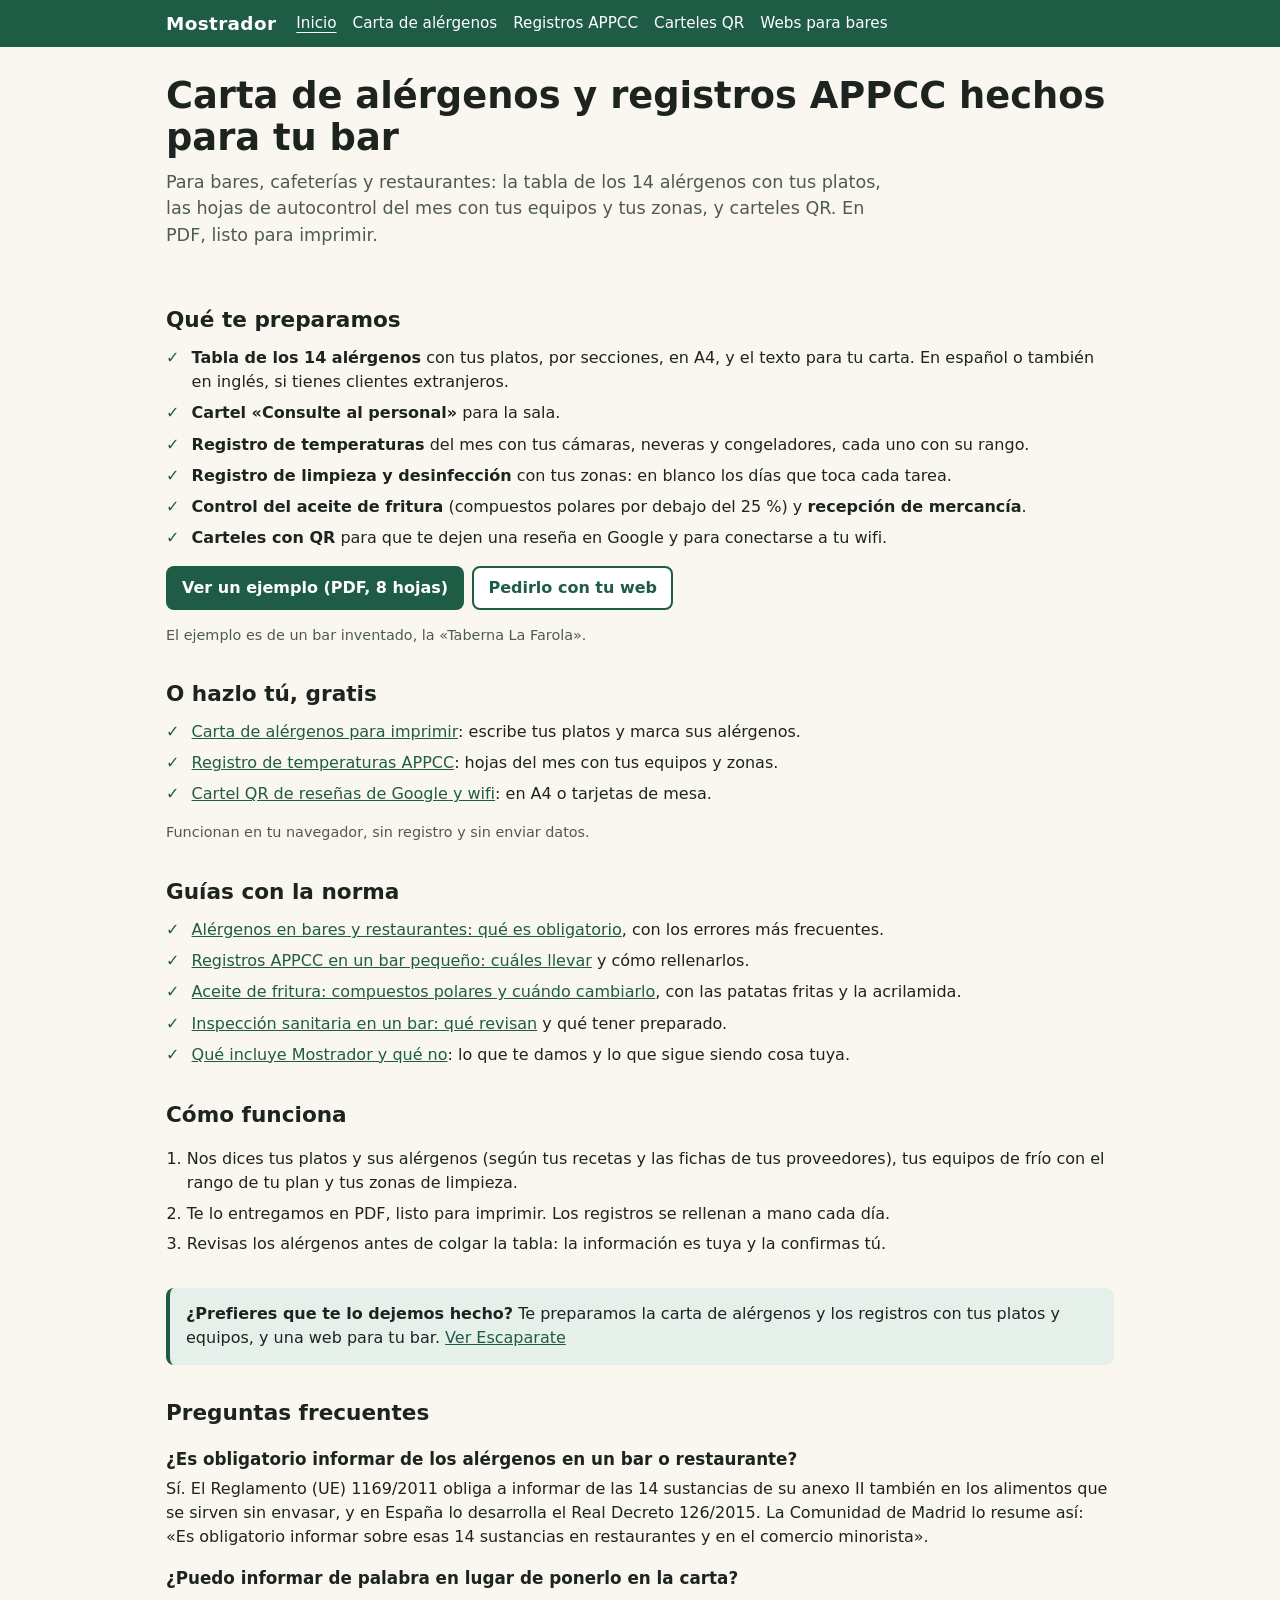
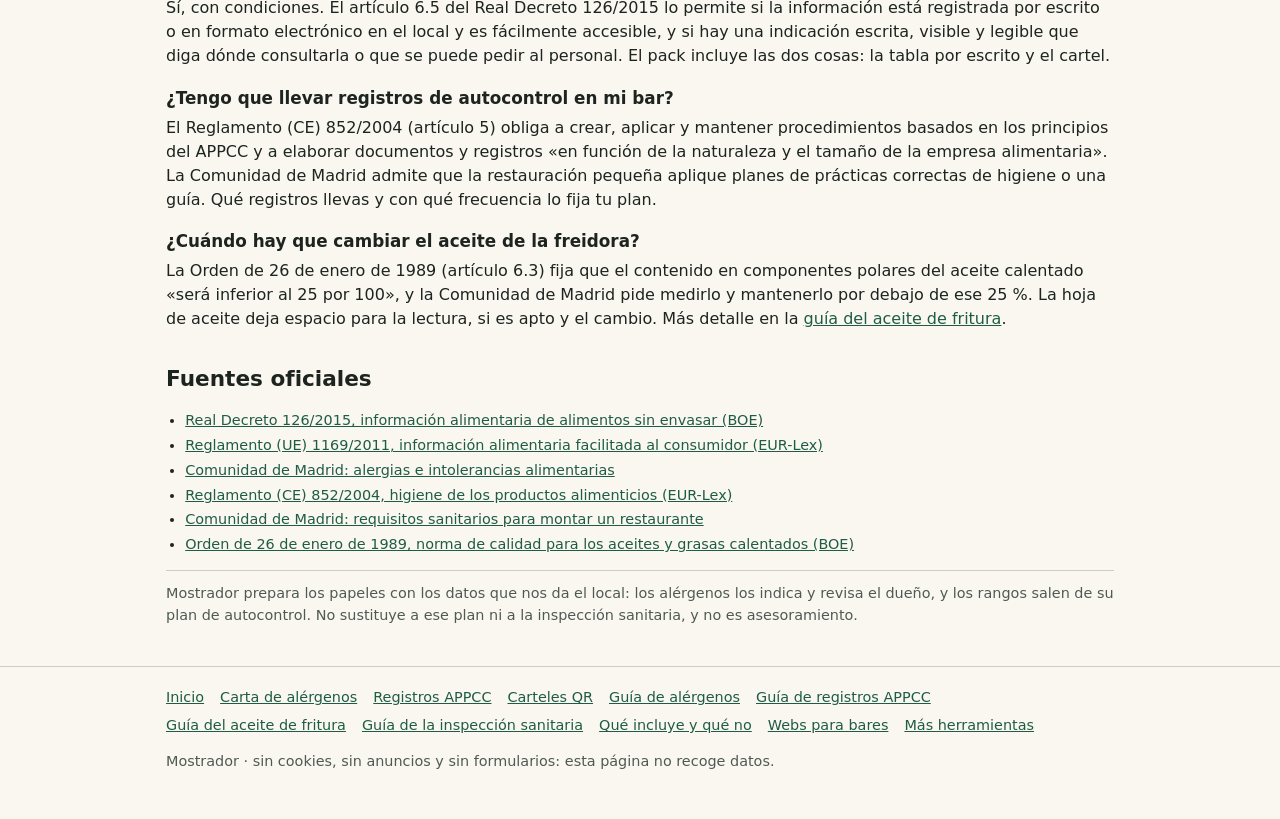
<file: index.html>
<!doctype html>
<html lang="es"><head><meta charset="utf-8"><meta http-equiv="Content-Security-Policy" content="default-src 'none'; script-src 'self'; style-src 'self'; img-src 'self' data:; base-uri 'none'; form-action 'none'"><meta name="viewport" content="width=device-width,initial-scale=1"><meta name="robots" content="index,follow"><meta name="google-site-verification" content="yU-MmDAEv0MF0oqv6WEPJR-Wn4J0yyzl8J-dgcel0is">
<title>Carta de alérgenos y registros APPCC hechos para tu bar | Mostrador</title>
<meta name="description" content="Te preparamos con tus platos y tus equipos la tabla de los 14 alérgenos, los registros APPCC del mes y carteles QR de reseñas y wifi, listos para imprimir.">
<link rel="canonical" href="https://paniset.github.io/mostrador/"><meta property="og:type" content="website"><meta property="og:title" content="Carta de alérgenos y registros APPCC hechos para tu bar"><meta property="og:description" content="Te preparamos con tus platos y tus equipos la tabla de los 14 alérgenos, los registros APPCC del mes y carteles QR de reseñas y wifi, listos para imprimir."><meta property="og:url" content="https://paniset.github.io/mostrador/"><meta property="og:locale" content="es_ES"><meta property="og:site_name" content="Mostrador"><link rel="icon" href="./favicon.svg" type="image/svg+xml"><link rel="stylesheet" href="./estilo.css">
<script type="application/ld+json">{"@context":"https://schema.org","@type":"Service","name":"Pack Mostrador","serviceType":"Carta de alérgenos y registros de autocontrol para hostelería","areaServed":"Madrid","inLanguage":"es-ES","url":"https://paniset.github.io/mostrador/"}</script><script type="application/ld+json">{"@context":"https://schema.org","@type":"FAQPage","mainEntity":[{"@type":"Question","name":"¿Es obligatorio informar de los alérgenos en un bar o restaurante?","acceptedAnswer":{"@type":"Answer","text":"Sí. El Reglamento (UE) 1169/2011 obliga a informar de las 14 sustancias de su anexo II también en los alimentos que se sirven sin envasar, y en España lo desarrolla el Real Decreto 126/2015. La Comunidad de Madrid lo resume así: «Es obligatorio informar sobre esas 14 sustancias en restaurantes y en el comercio minorista»."}},{"@type":"Question","name":"¿Puedo informar de palabra en lugar de ponerlo en la carta?","acceptedAnswer":{"@type":"Answer","text":"Sí, con condiciones. El artículo 6.5 del Real Decreto 126/2015 lo permite si la información está registrada por escrito o en formato electrónico en el local y es fácilmente accesible, y si hay una indicación escrita, visible y legible que diga dónde consultarla o que se puede pedir al personal. El pack incluye las dos cosas: la tabla por escrito y el cartel."}},{"@type":"Question","name":"¿Tengo que llevar registros de autocontrol en mi bar?","acceptedAnswer":{"@type":"Answer","text":"El Reglamento (CE) 852/2004 (artículo 5) obliga a crear, aplicar y mantener procedimientos basados en los principios del APPCC y a elaborar documentos y registros «en función de la naturaleza y el tamaño de la empresa alimentaria». La Comunidad de Madrid admite que la restauración pequeña aplique planes de prácticas correctas de higiene o una guía. Qué registros llevas y con qué frecuencia lo fija tu plan."}},{"@type":"Question","name":"¿Cuándo hay que cambiar el aceite de la freidora?","acceptedAnswer":{"@type":"Answer","text":"La Orden de 26 de enero de 1989 (artículo 6.3) fija que el contenido en componentes polares del aceite calentado «será inferior al 25 por 100», y la Comunidad de Madrid pide medirlo y mantenerlo por debajo de ese 25 %. La hoja de aceite deja espacio para la lectura, si es apto y el cambio. Más detalle en la guía del aceite de fritura."}}]}</script><script type="application/ld+json">{"@context":"https://schema.org","@type":"WebSite","name":"Mostrador","url":"https://paniset.github.io/mostrador/","inLanguage":"es-ES","description":"Te preparamos con tus platos y tus equipos la tabla de los 14 alérgenos, los registros APPCC del mes y carteles QR de reseñas y wifi, listos para imprimir."}</script></head>
<body>
<a class="salto" href="#contenido">Saltar al contenido</a>
<header class="barra"><div class="env"><a class="marca" href="./">Mostrador</a><nav aria-label="Herramientas"><a href="./" aria-current="page">Inicio</a><a href="./carta-alergenos">Carta de alérgenos</a><a href="./registro-temperaturas-appcc">Registros APPCC</a><a href="./cartel-qr-resenas-google">Carteles QR</a><a href="https://paniset.github.io/escaparate/">Webs para bares</a></nav></div></header>
<main id="contenido" class="env">
<div class="cabecera"><h1>Carta de alérgenos y registros APPCC hechos para tu bar</h1><p class="lead">Para bares, cafeterías y restaurantes: la tabla de los 14 alérgenos con tus platos, las hojas de autocontrol del mes con tus equipos y tus zonas, y carteles QR. En PDF, listo para imprimir.</p></div>
<section aria-labelledby="t-incluye"><h2 id="t-incluye">Qué te preparamos</h2>
<ul class="check">
<li><strong>Tabla de los 14 alérgenos</strong> con tus platos, por secciones, en A4, y el texto para tu carta. En español o también en inglés, si tienes clientes extranjeros.</li>
<li><strong>Cartel «Consulte al personal»</strong> para la sala.</li>
<li><strong>Registro de temperaturas</strong> del mes con tus cámaras, neveras y congeladores, cada uno con su rango.</li>
<li><strong>Registro de limpieza y desinfección</strong> con tus zonas: en blanco los días que toca cada tarea.</li>
<li><strong>Control del aceite de fritura</strong> (compuestos polares por debajo del 25 %) y <strong>recepción de mercancía</strong>.</li>
<li><strong>Carteles con QR</strong> para que te dejen una reseña en Google y para conectarse a tu wifi.</li>
</ul>
<p class="acciones"><a class="btn" href="ejemplo-pack-mostrador.pdf">Ver un ejemplo (PDF, 8 hojas)</a><a class="btn sec" href="https://paniset.github.io/escaparate/">Pedirlo con tu web</a></p>
<p class="info">El ejemplo es de un bar inventado, la «Taberna La Farola».</p></section>
<section aria-labelledby="t-gratis"><h2 id="t-gratis">O hazlo tú, gratis</h2>
<ul class="check">
<li><a href="./carta-alergenos">Carta de alérgenos para imprimir</a>: escribe tus platos y marca sus alérgenos.</li>
<li><a href="./registro-temperaturas-appcc">Registro de temperaturas APPCC</a>: hojas del mes con tus equipos y zonas.</li>
<li><a href="./cartel-qr-resenas-google">Cartel QR de reseñas de Google y wifi</a>: en A4 o tarjetas de mesa.</li>
</ul>
<p class="info">Funcionan en tu navegador, sin registro y sin enviar datos.</p></section>
<section aria-labelledby="t-guias"><h2 id="t-guias">Guías con la norma</h2>
<ul class="check">
<li><a href="./alergenos-obligatorios-bar-restaurante">Alérgenos en bares y restaurantes: qué es obligatorio</a>, con los errores más frecuentes.</li>
<li><a href="./registros-appcc-bar-pequeno">Registros APPCC en un bar pequeño: cuáles llevar</a> y cómo rellenarlos.</li>
<li><a href="./aceite-fritura-compuestos-polares">Aceite de fritura: compuestos polares y cuándo cambiarlo</a>, con las patatas fritas y la acrilamida.</li>
<li><a href="./inspeccion-sanitaria-bar">Inspección sanitaria en un bar: qué revisan</a> y qué tener preparado.</li>
<li><a href="./que-incluye">Qué incluye Mostrador y qué no</a>: lo que te damos y lo que sigue siendo cosa tuya.</li>
</ul></section>
<section aria-labelledby="t-como"><h2 id="t-como">Cómo funciona</h2>
<ol class="pasos">
<li>Nos dices tus platos y sus alérgenos (según tus recetas y las fichas de tus proveedores), tus equipos de frío con el rango de tu plan y tus zonas de limpieza.</li>
<li>Te lo entregamos en PDF, listo para imprimir. Los registros se rellenan a mano cada día.</li>
<li>Revisas los alérgenos antes de colgar la tabla: la información es tuya y la confirmas tú.</li>
</ol></section>

<aside class="encargo no-imprimir" aria-label="Servicio"><p><strong>¿Prefieres que te lo dejemos hecho?</strong> Te preparamos la carta de alérgenos y los registros con tus platos y equipos, y una web para tu bar. <a href="https://paniset.github.io/escaparate/">Ver Escaparate</a></p></aside>
<section class="faq" aria-labelledby="faq-t"><h2 id="faq-t">Preguntas frecuentes</h2><h3>¿Es obligatorio informar de los alérgenos en un bar o restaurante?</h3><p>Sí. El Reglamento (UE) 1169/2011 obliga a informar de las 14 sustancias de su anexo II también en los alimentos que se sirven sin envasar, y en España lo desarrolla el Real Decreto 126/2015. La Comunidad de Madrid lo resume así: «Es obligatorio informar sobre esas 14 sustancias en restaurantes y en el comercio minorista».</p><h3>¿Puedo informar de palabra en lugar de ponerlo en la carta?</h3><p>Sí, con condiciones. El artículo 6.5 del Real Decreto 126/2015 lo permite si la información está registrada por escrito o en formato electrónico en el local y es fácilmente accesible, y si hay una indicación escrita, visible y legible que diga dónde consultarla o que se puede pedir al personal. El pack incluye las dos cosas: la tabla por escrito y el cartel.</p><h3>¿Tengo que llevar registros de autocontrol en mi bar?</h3><p>El Reglamento (CE) 852/2004 (artículo 5) obliga a crear, aplicar y mantener procedimientos basados en los principios del APPCC y a elaborar documentos y registros «en función de la naturaleza y el tamaño de la empresa alimentaria». La Comunidad de Madrid admite que la restauración pequeña aplique planes de prácticas correctas de higiene o una guía. Qué registros llevas y con qué frecuencia lo fija tu plan.</p><h3>¿Cuándo hay que cambiar el aceite de la freidora?</h3><p>La Orden de 26 de enero de 1989 (artículo 6.3) fija que el contenido en componentes polares del aceite calentado «será inferior al 25 por 100», y la Comunidad de Madrid pide medirlo y mantenerlo por debajo de ese 25 %. La hoja de aceite deja espacio para la lectura, si es apto y el cambio. Más detalle en la <a href="./aceite-fritura-compuestos-polares">guía del aceite de fritura</a>.</p></section>
<section aria-labelledby="fuentes-t"><h2 id="fuentes-t">Fuentes oficiales</h2><ul class="fuentes"><li><a href="https://www.boe.es/buscar/act.php?id=BOE-A-2015-2293" rel="noopener">Real Decreto 126/2015, información alimentaria de alimentos sin envasar (BOE)</a></li><li><a href="https://eur-lex.europa.eu/legal-content/ES/TXT/?uri=CELEX:32011R1169" rel="noopener">Reglamento (UE) 1169/2011, información alimentaria facilitada al consumidor (EUR-Lex)</a></li><li><a href="https://www.comunidad.madrid/servicios/salud/alergias-e-intolerancias-alimentarias" rel="noopener">Comunidad de Madrid: alergias e intolerancias alimentarias</a></li><li><a href="https://eur-lex.europa.eu/legal-content/ES/TXT/?uri=CELEX:32004R0852" rel="noopener">Reglamento (CE) 852/2004, higiene de los productos alimenticios (EUR-Lex)</a></li><li><a href="https://www.comunidad.madrid/salud/quiero-montar-restaurante-requisitos-sanitarios-debo-cumplir" rel="noopener">Comunidad de Madrid: requisitos sanitarios para montar un restaurante</a></li><li><a href="https://www.boe.es/buscar/act.php?id=BOE-A-1989-2265" rel="noopener">Orden de 26 de enero de 1989, norma de calidad para los aceites y grasas calentados (BOE)</a></li></ul></section>
<p class="aviso-legal">Mostrador prepara los papeles con los datos que nos da el local: los alérgenos los indica y revisa el dueño, y los rangos salen de su plan de autocontrol. No sustituye a ese plan ni a la inspección sanitaria, y no es asesoramiento.</p>
</main>
<footer class="pie"><div class="env"><nav aria-label="Pie"><a href="./" aria-current="page">Inicio</a><a href="./carta-alergenos">Carta de alérgenos</a><a href="./registro-temperaturas-appcc">Registros APPCC</a><a href="./cartel-qr-resenas-google">Carteles QR</a><a href="./alergenos-obligatorios-bar-restaurante">Guía de alérgenos</a><a href="./registros-appcc-bar-pequeno">Guía de registros APPCC</a><a href="./aceite-fritura-compuestos-polares">Guía del aceite de fritura</a><a href="./inspeccion-sanitaria-bar">Guía de la inspección sanitaria</a><a href="./que-incluye">Qué incluye y qué no</a><a href="https://paniset.github.io/escaparate/">Webs para bares</a><a href="https://paniset.github.io/">Más herramientas</a></nav>
<p>Mostrador · sin cookies, sin anuncios y sin formularios: esta página no recoge datos.</p></div></footer>
</body></html>
</file>
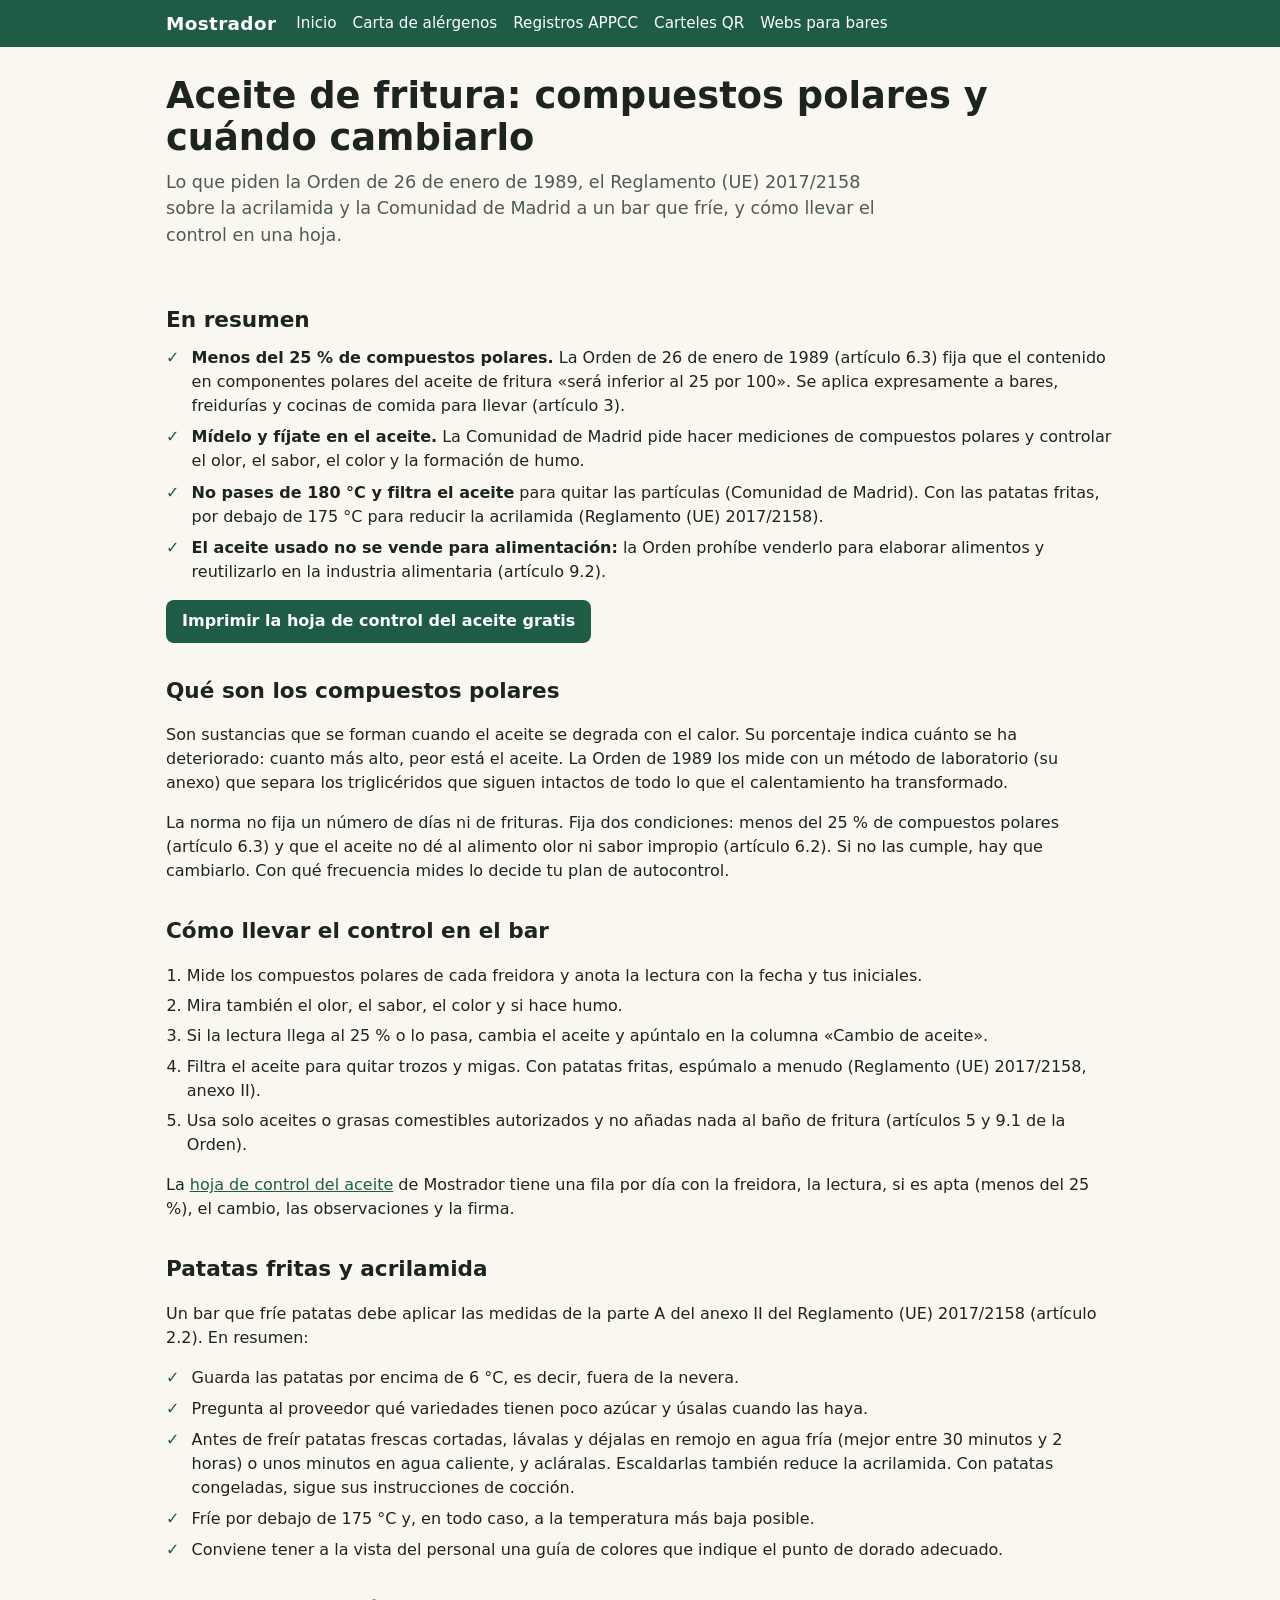
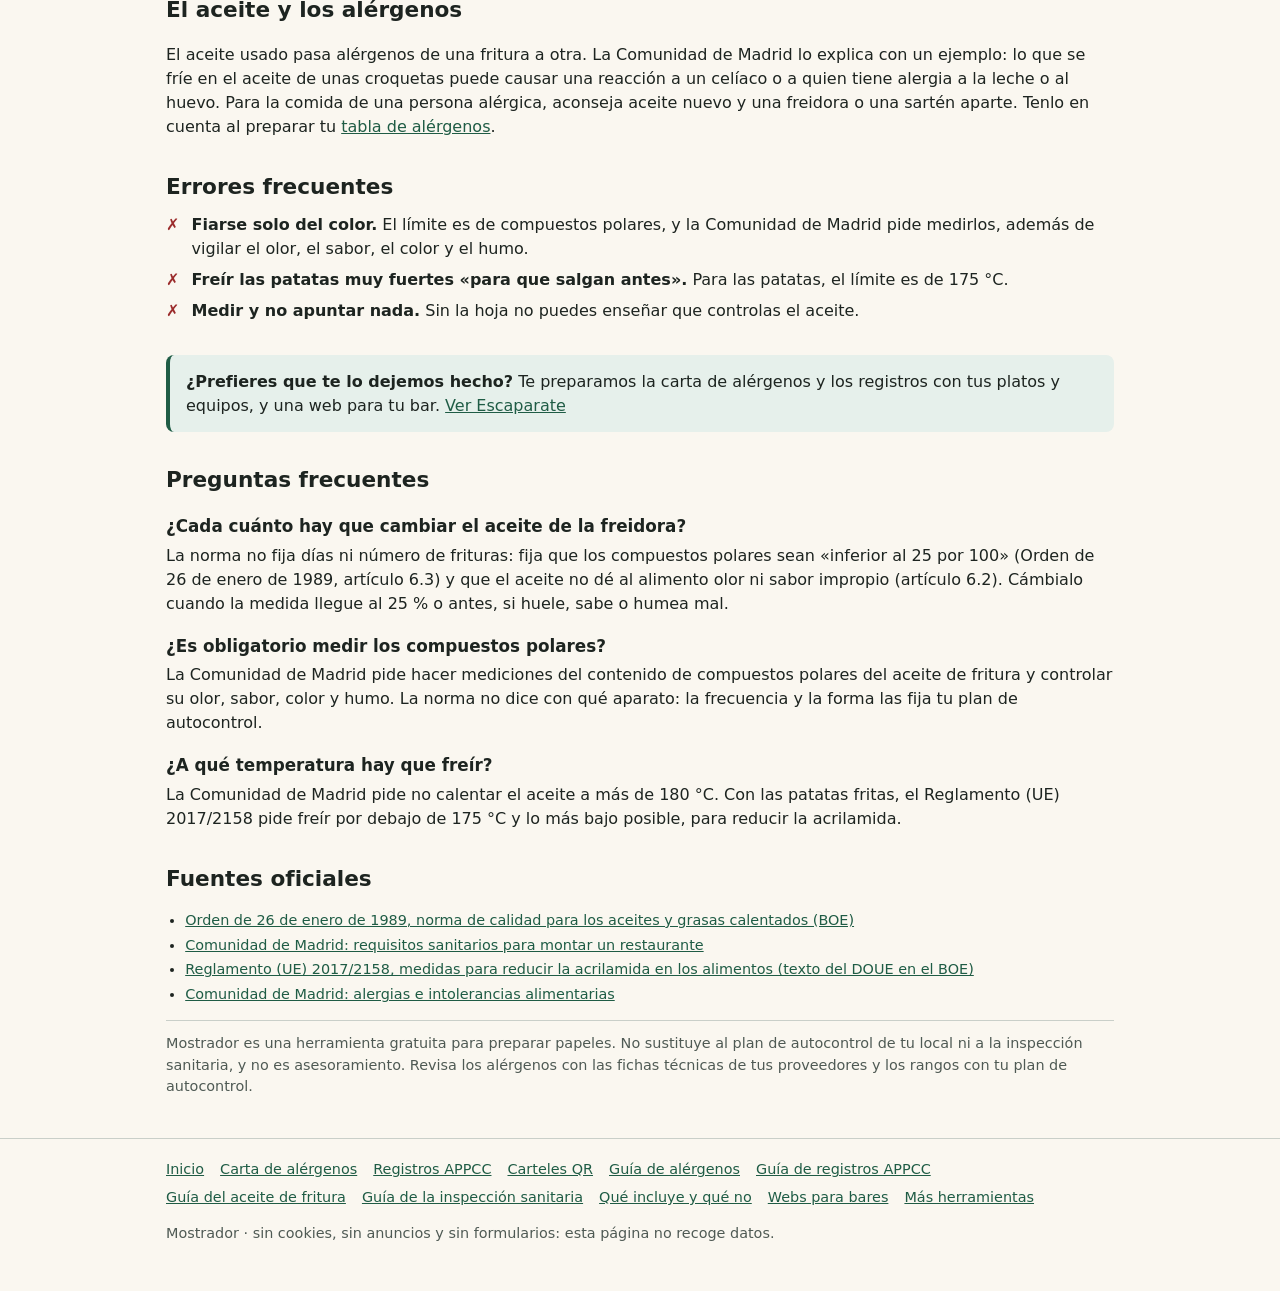
<file: aceite-fritura-compuestos-polares.html>
<!doctype html>
<html lang="es"><head><meta charset="utf-8"><meta http-equiv="Content-Security-Policy" content="default-src 'none'; script-src 'self'; style-src 'self'; img-src 'self' data:; base-uri 'none'; form-action 'none'"><meta name="viewport" content="width=device-width,initial-scale=1"><meta name="robots" content="index,follow">
<title>Aceite de fritura: compuestos polares, el 25 % y cuándo cambiarlo | Mostrador</title>
<meta name="description" content="Cuándo cambiar el aceite de la freidora en un bar: compuestos polares por debajo del 25 %, 180 °C como máximo, patatas a menos de 175 °C y cómo anotarlo.">
<link rel="canonical" href="https://paniset.github.io/mostrador/aceite-fritura-compuestos-polares"><meta property="og:type" content="website"><meta property="og:title" content="Aceite de fritura: compuestos polares y cuándo cambiarlo"><meta property="og:description" content="Cuándo cambiar el aceite de la freidora en un bar: compuestos polares por debajo del 25 %, 180 °C como máximo, patatas a menos de 175 °C y cómo anotarlo."><meta property="og:url" content="https://paniset.github.io/mostrador/aceite-fritura-compuestos-polares"><meta property="og:locale" content="es_ES"><meta property="og:site_name" content="Mostrador"><link rel="icon" href="./favicon.svg" type="image/svg+xml"><link rel="stylesheet" href="./estilo.css">
<script type="application/ld+json">{"@context":"https://schema.org","@type":"Article","headline":"Aceite de fritura: compuestos polares y cuándo cambiarlo","description":"Cuándo cambiar el aceite de la freidora en un bar y cómo llevar el control de los compuestos polares.","inLanguage":"es-ES","datePublished":"2026-11-14","dateModified":"2026-11-14","mainEntityOfPage":"https://paniset.github.io/mostrador/aceite-fritura-compuestos-polares","author":{"@type":"Organization","name":"Mostrador","url":"https://paniset.github.io/mostrador/"},"publisher":{"@type":"Organization","name":"Mostrador","url":"https://paniset.github.io/mostrador/"}}</script><script type="application/ld+json">{"@context":"https://schema.org","@type":"BreadcrumbList","itemListElement":[{"@type":"ListItem","position":1,"name":"Mostrador","item":"https://paniset.github.io/mostrador/"},{"@type":"ListItem","position":2,"name":"Aceite de fritura: compuestos polares y cuándo cambiarlo","item":"https://paniset.github.io/mostrador/aceite-fritura-compuestos-polares"}]}</script><script type="application/ld+json">{"@context":"https://schema.org","@type":"FAQPage","mainEntity":[{"@type":"Question","name":"¿Cada cuánto hay que cambiar el aceite de la freidora?","acceptedAnswer":{"@type":"Answer","text":"La norma no fija días ni número de frituras: fija que los compuestos polares sean «inferior al 25 por 100» (Orden de 26 de enero de 1989, artículo 6.3) y que el aceite no dé al alimento olor ni sabor impropio (artículo 6.2). Cámbialo cuando la medida llegue al 25 % o antes, si huele, sabe o humea mal."}},{"@type":"Question","name":"¿Es obligatorio medir los compuestos polares?","acceptedAnswer":{"@type":"Answer","text":"La Comunidad de Madrid pide hacer mediciones del contenido de compuestos polares del aceite de fritura y controlar su olor, sabor, color y humo. La norma no dice con qué aparato: la frecuencia y la forma las fija tu plan de autocontrol."}},{"@type":"Question","name":"¿A qué temperatura hay que freír?","acceptedAnswer":{"@type":"Answer","text":"La Comunidad de Madrid pide no calentar el aceite a más de 180 °C. Con las patatas fritas, el Reglamento (UE) 2017/2158 pide freír por debajo de 175 °C y lo más bajo posible, para reducir la acrilamida."}}]}</script></head>
<body>
<a class="salto" href="#contenido">Saltar al contenido</a>
<header class="barra"><div class="env"><a class="marca" href="./">Mostrador</a><nav aria-label="Herramientas"><a href="./">Inicio</a><a href="./carta-alergenos">Carta de alérgenos</a><a href="./registro-temperaturas-appcc">Registros APPCC</a><a href="./cartel-qr-resenas-google">Carteles QR</a><a href="https://paniset.github.io/escaparate/">Webs para bares</a></nav></div></header>
<main id="contenido" class="env">
<div class="cabecera"><h1>Aceite de fritura: compuestos polares y cuándo cambiarlo</h1><p class="lead">Lo que piden la Orden de 26 de enero de 1989, el Reglamento (UE) 2017/2158 sobre la acrilamida y la Comunidad de Madrid a un bar que fríe, y cómo llevar el control en una hoja.</p></div>
<section aria-labelledby="g-resumen"><h2 id="g-resumen">En resumen</h2>
<ul class="check">
<li><strong>Menos del 25 % de compuestos polares.</strong> La Orden de 26 de enero de 1989 (artículo 6.3) fija que el contenido en componentes polares del aceite de fritura «será inferior al 25 por 100». Se aplica expresamente a bares, freidurías y cocinas de comida para llevar (artículo 3).</li>
<li><strong>Mídelo y fíjate en el aceite.</strong> La Comunidad de Madrid pide hacer mediciones de compuestos polares y controlar el olor, el sabor, el color y la formación de humo.</li>
<li><strong>No pases de 180 °C y filtra el aceite</strong> para quitar las partículas (Comunidad de Madrid). Con las patatas fritas, por debajo de 175 °C para reducir la acrilamida (Reglamento (UE) 2017/2158).</li>
<li><strong>El aceite usado no se vende para alimentación:</strong> la Orden prohíbe venderlo para elaborar alimentos y reutilizarlo en la industria alimentaria (artículo 9.2).</li>
</ul>
<p class="acciones"><a class="btn" href="./registro-temperaturas-appcc">Imprimir la hoja de control del aceite gratis</a></p></section>
<section aria-labelledby="g-polares"><h2 id="g-polares">Qué son los compuestos polares</h2>
<p>Son sustancias que se forman cuando el aceite se degrada con el calor. Su porcentaje indica cuánto se ha deteriorado: cuanto más alto, peor está el aceite. La Orden de 1989 los mide con un método de laboratorio (su anexo) que separa los triglicéridos que siguen intactos de todo lo que el calentamiento ha transformado.</p>
<p>La norma no fija un número de días ni de frituras. Fija dos condiciones: menos del 25 % de compuestos polares (artículo 6.3) y que el aceite no dé al alimento olor ni sabor impropio (artículo 6.2). Si no las cumple, hay que cambiarlo. Con qué frecuencia mides lo decide tu plan de autocontrol.</p></section>
<section aria-labelledby="g-como"><h2 id="g-como">Cómo llevar el control en el bar</h2>
<ol class="pasos">
<li>Mide los compuestos polares de cada freidora y anota la lectura con la fecha y tus iniciales.</li>
<li>Mira también el olor, el sabor, el color y si hace humo.</li>
<li>Si la lectura llega al 25 % o lo pasa, cambia el aceite y apúntalo en la columna «Cambio de aceite».</li>
<li>Filtra el aceite para quitar trozos y migas. Con patatas fritas, espúmalo a menudo (Reglamento (UE) 2017/2158, anexo II).</li>
<li>Usa solo aceites o grasas comestibles autorizados y no añadas nada al baño de fritura (artículos 5 y 9.1 de la Orden).</li>
</ol>
<p>La <a href="./registro-temperaturas-appcc">hoja de control del aceite</a> de Mostrador tiene una fila por día con la freidora, la lectura, si es apta (menos del 25 %), el cambio, las observaciones y la firma.</p></section>
<section aria-labelledby="g-patatas"><h2 id="g-patatas">Patatas fritas y acrilamida</h2>
<p>Un bar que fríe patatas debe aplicar las medidas de la parte A del anexo II del Reglamento (UE) 2017/2158 (artículo 2.2). En resumen:</p>
<ul class="check">
<li>Guarda las patatas por encima de 6 °C, es decir, fuera de la nevera.</li>
<li>Pregunta al proveedor qué variedades tienen poco azúcar y úsalas cuando las haya.</li>
<li>Antes de freír patatas frescas cortadas, lávalas y déjalas en remojo en agua fría (mejor entre 30 minutos y 2 horas) o unos minutos en agua caliente, y acláralas. Escaldarlas también reduce la acrilamida. Con patatas congeladas, sigue sus instrucciones de cocción.</li>
<li>Fríe por debajo de 175 °C y, en todo caso, a la temperatura más baja posible.</li>
<li>Conviene tener a la vista del personal una guía de colores que indique el punto de dorado adecuado.</li>
</ul></section>
<section aria-labelledby="g-alergenos"><h2 id="g-alergenos">El aceite y los alérgenos</h2>
<p>El aceite usado pasa alérgenos de una fritura a otra. La Comunidad de Madrid lo explica con un ejemplo: lo que se fríe en el aceite de unas croquetas puede causar una reacción a un celíaco o a quien tiene alergia a la leche o al huevo. Para la comida de una persona alérgica, aconseja aceite nuevo y una freidora o una sartén aparte. Tenlo en cuenta al preparar tu <a href="./carta-alergenos">tabla de alérgenos</a>.</p></section>
<section aria-labelledby="g-errores"><h2 id="g-errores">Errores frecuentes</h2>
<ul class="cruz">
<li><strong>Fiarse solo del color.</strong> El límite es de compuestos polares, y la Comunidad de Madrid pide medirlos, además de vigilar el olor, el sabor, el color y el humo.</li>
<li><strong>Freír las patatas muy fuertes «para que salgan antes».</strong> Para las patatas, el límite es de 175 °C.</li>
<li><strong>Medir y no apuntar nada.</strong> Sin la hoja no puedes enseñar que controlas el aceite.</li>
</ul></section>

<aside class="encargo no-imprimir" aria-label="Servicio"><p><strong>¿Prefieres que te lo dejemos hecho?</strong> Te preparamos la carta de alérgenos y los registros con tus platos y equipos, y una web para tu bar. <a href="https://paniset.github.io/escaparate/">Ver Escaparate</a></p></aside>
<section class="faq" aria-labelledby="faq-t"><h2 id="faq-t">Preguntas frecuentes</h2><h3>¿Cada cuánto hay que cambiar el aceite de la freidora?</h3><p>La norma no fija días ni número de frituras: fija que los compuestos polares sean «inferior al 25 por 100» (Orden de 26 de enero de 1989, artículo 6.3) y que el aceite no dé al alimento olor ni sabor impropio (artículo 6.2). Cámbialo cuando la medida llegue al 25 % o antes, si huele, sabe o humea mal.</p><h3>¿Es obligatorio medir los compuestos polares?</h3><p>La Comunidad de Madrid pide hacer mediciones del contenido de compuestos polares del aceite de fritura y controlar su olor, sabor, color y humo. La norma no dice con qué aparato: la frecuencia y la forma las fija tu plan de autocontrol.</p><h3>¿A qué temperatura hay que freír?</h3><p>La Comunidad de Madrid pide no calentar el aceite a más de 180 °C. Con las patatas fritas, el Reglamento (UE) 2017/2158 pide freír por debajo de 175 °C y lo más bajo posible, para reducir la acrilamida.</p></section>
<section aria-labelledby="fuentes-t"><h2 id="fuentes-t">Fuentes oficiales</h2><ul class="fuentes"><li><a href="https://www.boe.es/buscar/act.php?id=BOE-A-1989-2265" rel="noopener">Orden de 26 de enero de 1989, norma de calidad para los aceites y grasas calentados (BOE)</a></li><li><a href="https://www.comunidad.madrid/salud/quiero-montar-restaurante-requisitos-sanitarios-debo-cumplir" rel="noopener">Comunidad de Madrid: requisitos sanitarios para montar un restaurante</a></li><li><a href="https://www.boe.es/buscar/doc.php?id=DOUE-L-2017-82286" rel="noopener">Reglamento (UE) 2017/2158, medidas para reducir la acrilamida en los alimentos (texto del DOUE en el BOE)</a></li><li><a href="https://www.comunidad.madrid/servicios/salud/alergias-e-intolerancias-alimentarias" rel="noopener">Comunidad de Madrid: alergias e intolerancias alimentarias</a></li></ul></section>
<p class="aviso-legal">Mostrador es una herramienta gratuita para preparar papeles. No sustituye al plan de autocontrol de tu local ni a la inspección sanitaria, y no es asesoramiento. Revisa los alérgenos con las fichas técnicas de tus proveedores y los rangos con tu plan de autocontrol.</p>
</main>
<footer class="pie"><div class="env"><nav aria-label="Pie"><a href="./">Inicio</a><a href="./carta-alergenos">Carta de alérgenos</a><a href="./registro-temperaturas-appcc">Registros APPCC</a><a href="./cartel-qr-resenas-google">Carteles QR</a><a href="./alergenos-obligatorios-bar-restaurante">Guía de alérgenos</a><a href="./registros-appcc-bar-pequeno">Guía de registros APPCC</a><a href="./aceite-fritura-compuestos-polares" aria-current="page">Guía del aceite de fritura</a><a href="./inspeccion-sanitaria-bar">Guía de la inspección sanitaria</a><a href="./que-incluye">Qué incluye y qué no</a><a href="https://paniset.github.io/escaparate/">Webs para bares</a><a href="https://paniset.github.io/">Más herramientas</a></nav>
<p>Mostrador · sin cookies, sin anuncios y sin formularios: esta página no recoge datos.</p></div></footer>
</body></html>
</file>
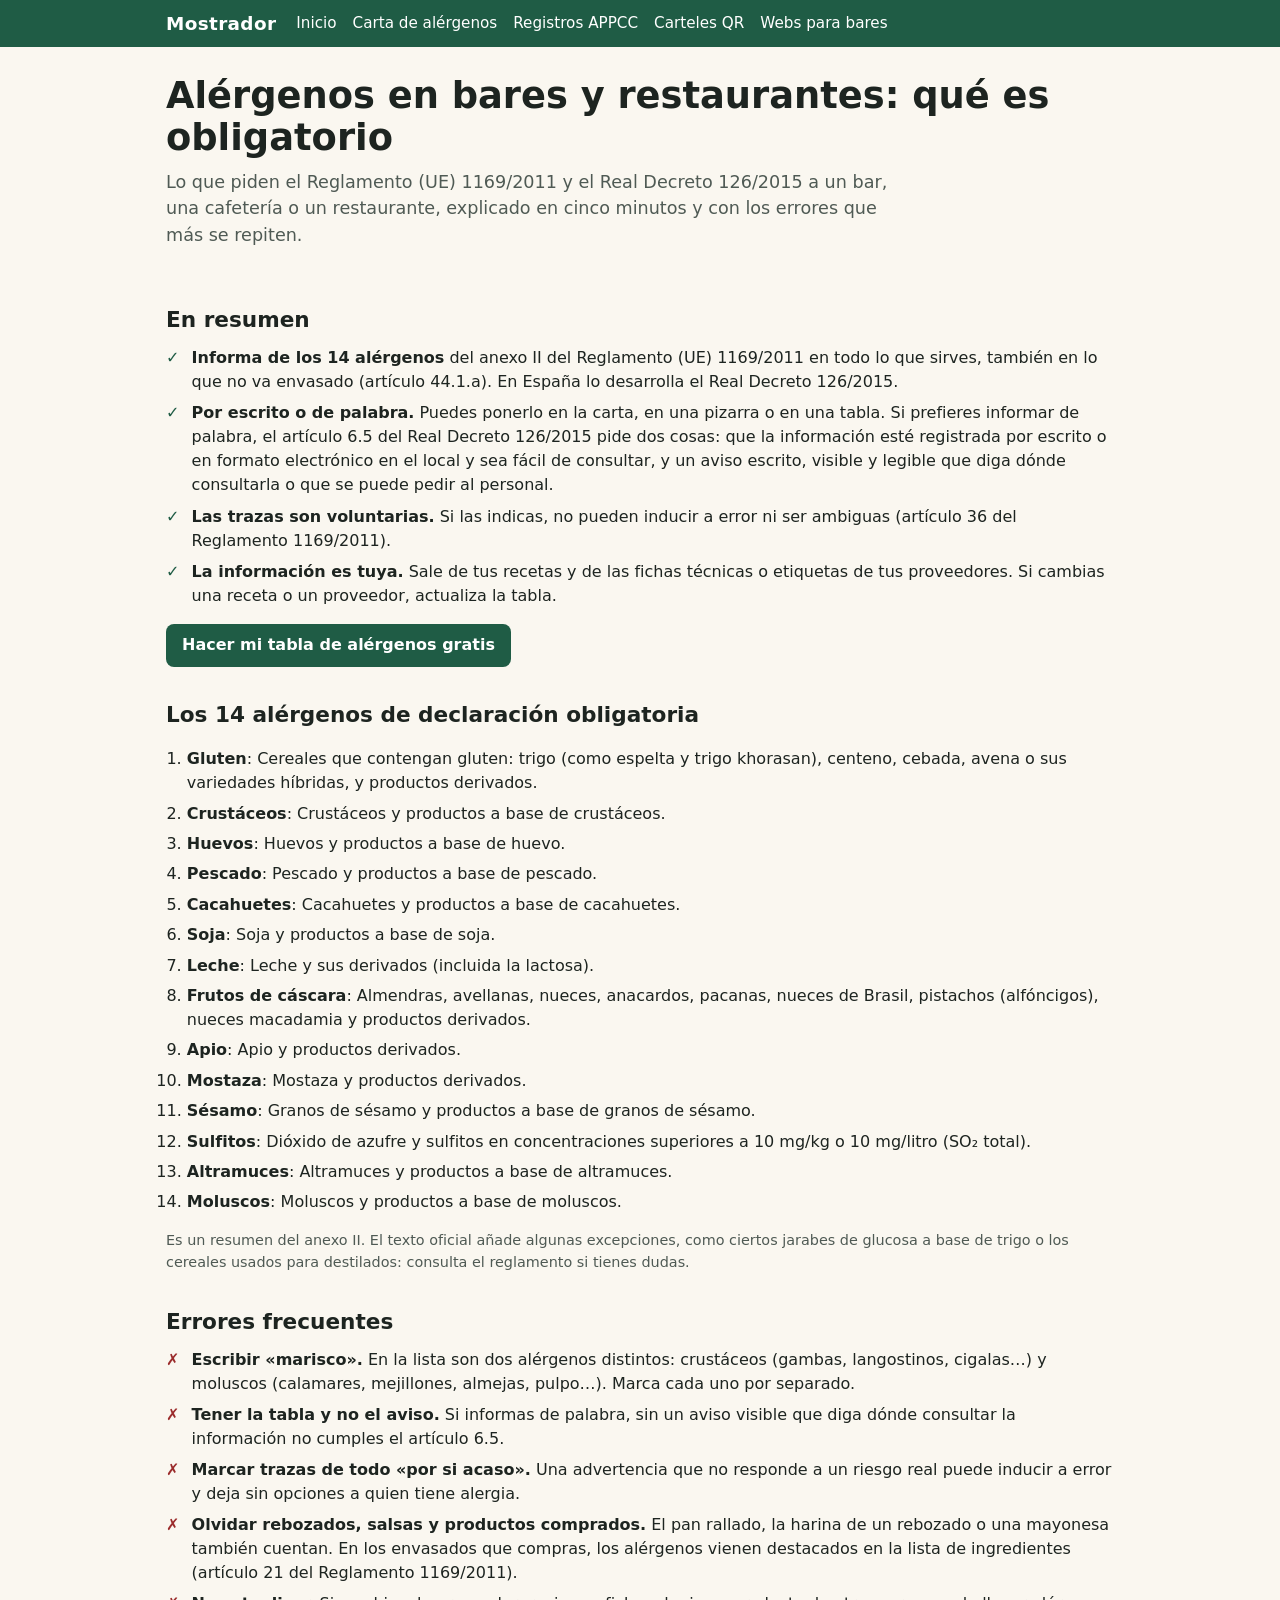
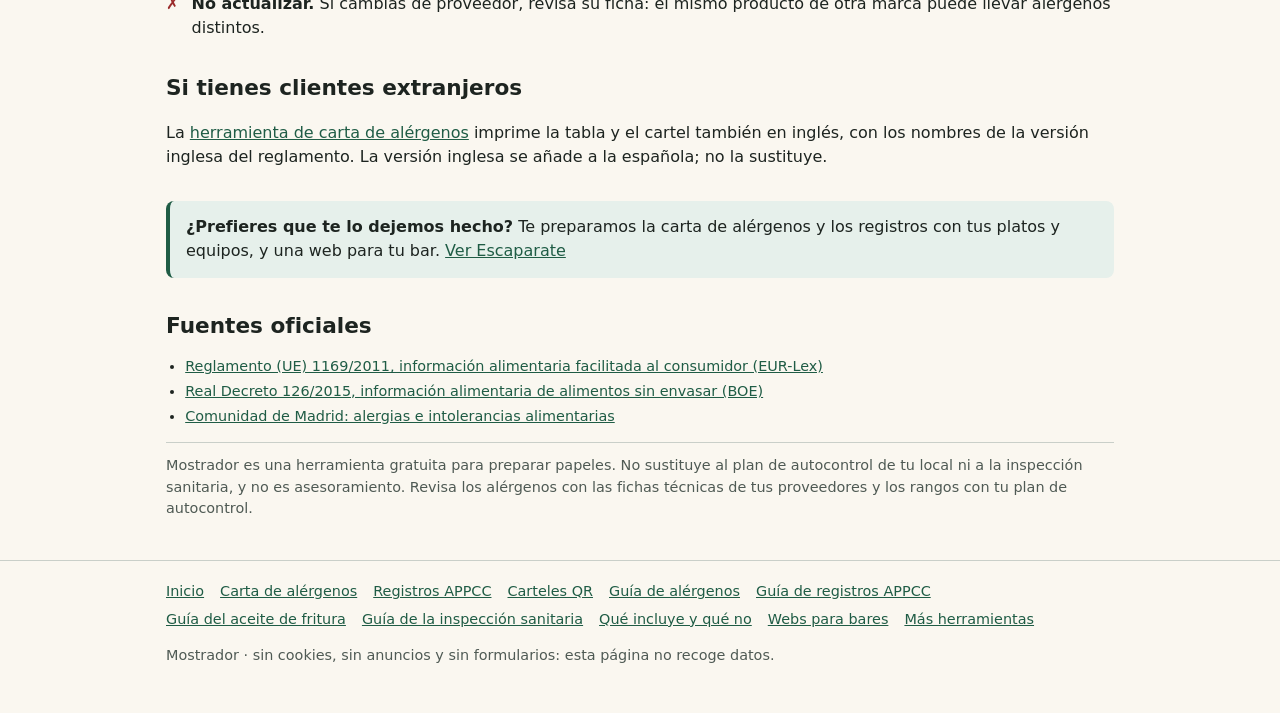
<file: alergenos-obligatorios-bar-restaurante.html>
<!doctype html>
<html lang="es"><head><meta charset="utf-8"><meta http-equiv="Content-Security-Policy" content="default-src 'none'; script-src 'self'; style-src 'self'; img-src 'self' data:; base-uri 'none'; form-action 'none'"><meta name="viewport" content="width=device-width,initial-scale=1"><meta name="robots" content="index,follow">
<title>Alérgenos en bares y restaurantes: qué es obligatorio (RD 126/2015) | Mostrador</title>
<meta name="description" content="Qué exige la norma sobre los 14 alérgenos en un bar o restaurante: carta o información de palabra con aviso visible, trazas y errores frecuentes, con las fuentes oficiales.">
<link rel="canonical" href="https://paniset.github.io/mostrador/alergenos-obligatorios-bar-restaurante"><meta property="og:type" content="website"><meta property="og:title" content="Alérgenos en bares y restaurantes: qué es obligatorio"><meta property="og:description" content="Qué exige la norma sobre los 14 alérgenos en un bar o restaurante: carta o información de palabra con aviso visible, trazas y errores frecuentes, con las fuentes oficiales."><meta property="og:url" content="https://paniset.github.io/mostrador/alergenos-obligatorios-bar-restaurante"><meta property="og:locale" content="es_ES"><meta property="og:site_name" content="Mostrador"><link rel="icon" href="./favicon.svg" type="image/svg+xml"><link rel="stylesheet" href="./estilo.css">
<script type="application/ld+json">{"@context":"https://schema.org","@type":"Article","headline":"Alérgenos en bares y restaurantes: qué es obligatorio","description":"Qué exige la norma sobre los 14 alérgenos en un bar o restaurante, con los errores frecuentes.","inLanguage":"es-ES","datePublished":"2026-11-14","dateModified":"2026-11-14","mainEntityOfPage":"https://paniset.github.io/mostrador/alergenos-obligatorios-bar-restaurante","author":{"@type":"Organization","name":"Mostrador","url":"https://paniset.github.io/mostrador/"},"publisher":{"@type":"Organization","name":"Mostrador","url":"https://paniset.github.io/mostrador/"}}</script><script type="application/ld+json">{"@context":"https://schema.org","@type":"BreadcrumbList","itemListElement":[{"@type":"ListItem","position":1,"name":"Mostrador","item":"https://paniset.github.io/mostrador/"},{"@type":"ListItem","position":2,"name":"Alérgenos en bares y restaurantes: qué es obligatorio","item":"https://paniset.github.io/mostrador/alergenos-obligatorios-bar-restaurante"}]}</script></head>
<body>
<a class="salto" href="#contenido">Saltar al contenido</a>
<header class="barra"><div class="env"><a class="marca" href="./">Mostrador</a><nav aria-label="Herramientas"><a href="./">Inicio</a><a href="./carta-alergenos">Carta de alérgenos</a><a href="./registro-temperaturas-appcc">Registros APPCC</a><a href="./cartel-qr-resenas-google">Carteles QR</a><a href="https://paniset.github.io/escaparate/">Webs para bares</a></nav></div></header>
<main id="contenido" class="env">
<div class="cabecera"><h1>Alérgenos en bares y restaurantes: qué es obligatorio</h1><p class="lead">Lo que piden el Reglamento (UE) 1169/2011 y el Real Decreto 126/2015 a un bar, una cafetería o un restaurante, explicado en cinco minutos y con los errores que más se repiten.</p></div>
<section aria-labelledby="g-resumen"><h2 id="g-resumen">En resumen</h2>
<ul class="check">
<li><strong>Informa de los 14 alérgenos</strong> del anexo II del Reglamento (UE) 1169/2011 en todo lo que sirves, también en lo que no va envasado (artículo 44.1.a). En España lo desarrolla el Real Decreto 126/2015.</li>
<li><strong>Por escrito o de palabra.</strong> Puedes ponerlo en la carta, en una pizarra o en una tabla. Si prefieres informar de palabra, el artículo 6.5 del Real Decreto 126/2015 pide dos cosas: que la información esté registrada por escrito o en formato electrónico en el local y sea fácil de consultar, y un aviso escrito, visible y legible que diga dónde consultarla o que se puede pedir al personal.</li>
<li><strong>Las trazas son voluntarias.</strong> Si las indicas, no pueden inducir a error ni ser ambiguas (artículo 36 del Reglamento 1169/2011).</li>
<li><strong>La información es tuya.</strong> Sale de tus recetas y de las fichas técnicas o etiquetas de tus proveedores. Si cambias una receta o un proveedor, actualiza la tabla.</li>
</ul>
<p class="acciones"><a class="btn" href="./carta-alergenos">Hacer mi tabla de alérgenos gratis</a></p></section>
<section aria-labelledby="g-lista"><h2 id="g-lista">Los 14 alérgenos de declaración obligatoria</h2>
<ol class="pasos"><li><strong>Gluten</strong>: Cereales que contengan gluten: trigo (como espelta y trigo khorasan), centeno, cebada, avena o sus variedades híbridas, y productos derivados.</li><li><strong>Crustáceos</strong>: Crustáceos y productos a base de crustáceos.</li><li><strong>Huevos</strong>: Huevos y productos a base de huevo.</li><li><strong>Pescado</strong>: Pescado y productos a base de pescado.</li><li><strong>Cacahuetes</strong>: Cacahuetes y productos a base de cacahuetes.</li><li><strong>Soja</strong>: Soja y productos a base de soja.</li><li><strong>Leche</strong>: Leche y sus derivados (incluida la lactosa).</li><li><strong>Frutos de cáscara</strong>: Almendras, avellanas, nueces, anacardos, pacanas, nueces de Brasil, pistachos (alfóncigos), nueces macadamia y productos derivados.</li><li><strong>Apio</strong>: Apio y productos derivados.</li><li><strong>Mostaza</strong>: Mostaza y productos derivados.</li><li><strong>Sésamo</strong>: Granos de sésamo y productos a base de granos de sésamo.</li><li><strong>Sulfitos</strong>: Dióxido de azufre y sulfitos en concentraciones superiores a 10 mg/kg o 10 mg/litro (SO₂ total).</li><li><strong>Altramuces</strong>: Altramuces y productos a base de altramuces.</li><li><strong>Moluscos</strong>: Moluscos y productos a base de moluscos.</li></ol>
<p class="info">Es un resumen del anexo II. El texto oficial añade algunas excepciones, como ciertos jarabes de glucosa a base de trigo o los cereales usados para destilados: consulta el reglamento si tienes dudas.</p></section>
<section aria-labelledby="g-errores"><h2 id="g-errores">Errores frecuentes</h2>
<ul class="cruz">
<li><strong>Escribir «marisco».</strong> En la lista son dos alérgenos distintos: crustáceos (gambas, langostinos, cigalas…) y moluscos (calamares, mejillones, almejas, pulpo…). Marca cada uno por separado.</li>
<li><strong>Tener la tabla y no el aviso.</strong> Si informas de palabra, sin un aviso visible que diga dónde consultar la información no cumples el artículo 6.5.</li>
<li><strong>Marcar trazas de todo «por si acaso».</strong> Una advertencia que no responde a un riesgo real puede inducir a error y deja sin opciones a quien tiene alergia.</li>
<li><strong>Olvidar rebozados, salsas y productos comprados.</strong> El pan rallado, la harina de un rebozado o una mayonesa también cuentan. En los envasados que compras, los alérgenos vienen destacados en la lista de ingredientes (artículo 21 del Reglamento 1169/2011).</li>
<li><strong>No actualizar.</strong> Si cambias de proveedor, revisa su ficha: el mismo producto de otra marca puede llevar alérgenos distintos.</li>
</ul></section>
<section aria-labelledby="g-turistas"><h2 id="g-turistas">Si tienes clientes extranjeros</h2>
<p>La <a href="./carta-alergenos">herramienta de carta de alérgenos</a> imprime la tabla y el cartel también en inglés, con los nombres de la versión inglesa del reglamento. La versión inglesa se añade a la española; no la sustituye.</p></section>

<aside class="encargo no-imprimir" aria-label="Servicio"><p><strong>¿Prefieres que te lo dejemos hecho?</strong> Te preparamos la carta de alérgenos y los registros con tus platos y equipos, y una web para tu bar. <a href="https://paniset.github.io/escaparate/">Ver Escaparate</a></p></aside>

<section aria-labelledby="fuentes-t"><h2 id="fuentes-t">Fuentes oficiales</h2><ul class="fuentes"><li><a href="https://eur-lex.europa.eu/legal-content/ES/TXT/?uri=CELEX:32011R1169" rel="noopener">Reglamento (UE) 1169/2011, información alimentaria facilitada al consumidor (EUR-Lex)</a></li><li><a href="https://www.boe.es/buscar/act.php?id=BOE-A-2015-2293" rel="noopener">Real Decreto 126/2015, información alimentaria de alimentos sin envasar (BOE)</a></li><li><a href="https://www.comunidad.madrid/servicios/salud/alergias-e-intolerancias-alimentarias" rel="noopener">Comunidad de Madrid: alergias e intolerancias alimentarias</a></li></ul></section>
<p class="aviso-legal">Mostrador es una herramienta gratuita para preparar papeles. No sustituye al plan de autocontrol de tu local ni a la inspección sanitaria, y no es asesoramiento. Revisa los alérgenos con las fichas técnicas de tus proveedores y los rangos con tu plan de autocontrol.</p>
</main>
<footer class="pie"><div class="env"><nav aria-label="Pie"><a href="./">Inicio</a><a href="./carta-alergenos">Carta de alérgenos</a><a href="./registro-temperaturas-appcc">Registros APPCC</a><a href="./cartel-qr-resenas-google">Carteles QR</a><a href="./alergenos-obligatorios-bar-restaurante" aria-current="page">Guía de alérgenos</a><a href="./registros-appcc-bar-pequeno">Guía de registros APPCC</a><a href="./aceite-fritura-compuestos-polares">Guía del aceite de fritura</a><a href="./inspeccion-sanitaria-bar">Guía de la inspección sanitaria</a><a href="./que-incluye">Qué incluye y qué no</a><a href="https://paniset.github.io/escaparate/">Webs para bares</a><a href="https://paniset.github.io/">Más herramientas</a></nav>
<p>Mostrador · sin cookies, sin anuncios y sin formularios: esta página no recoge datos.</p></div></footer>
</body></html>
</file>
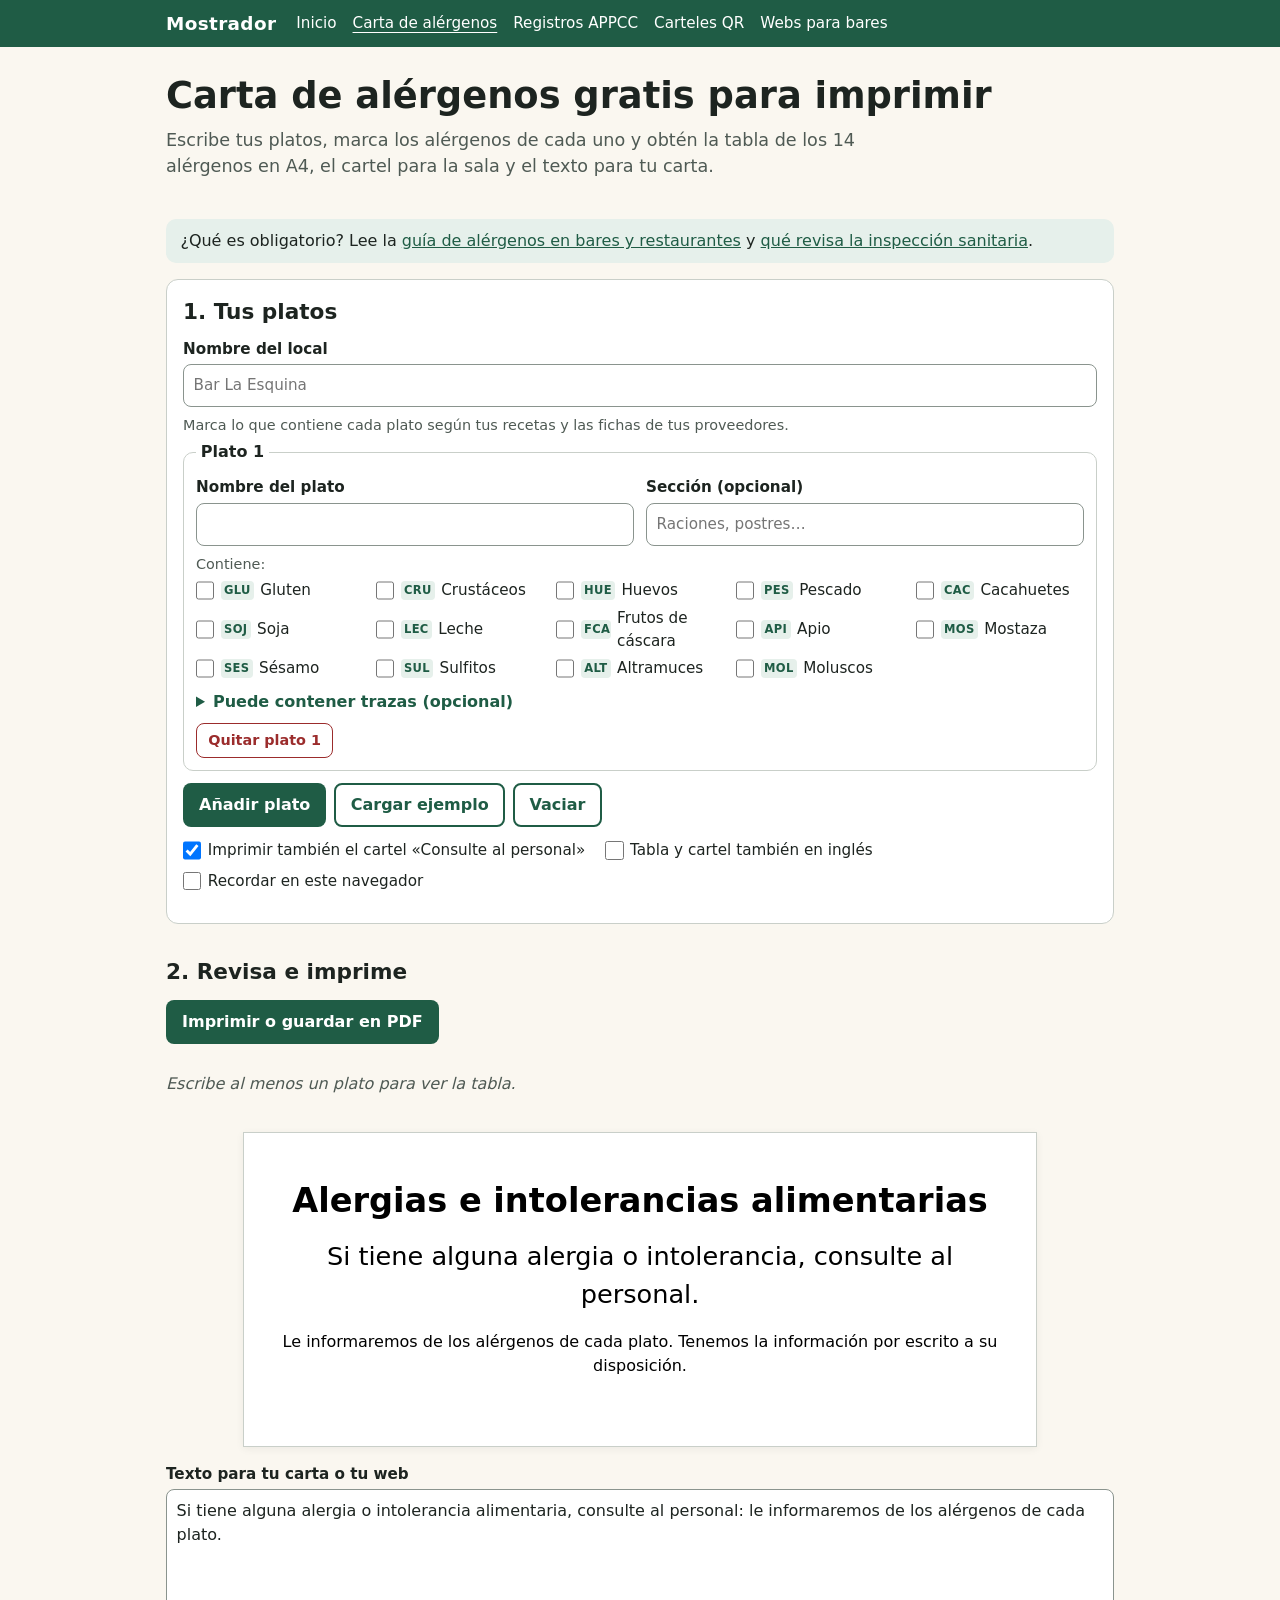
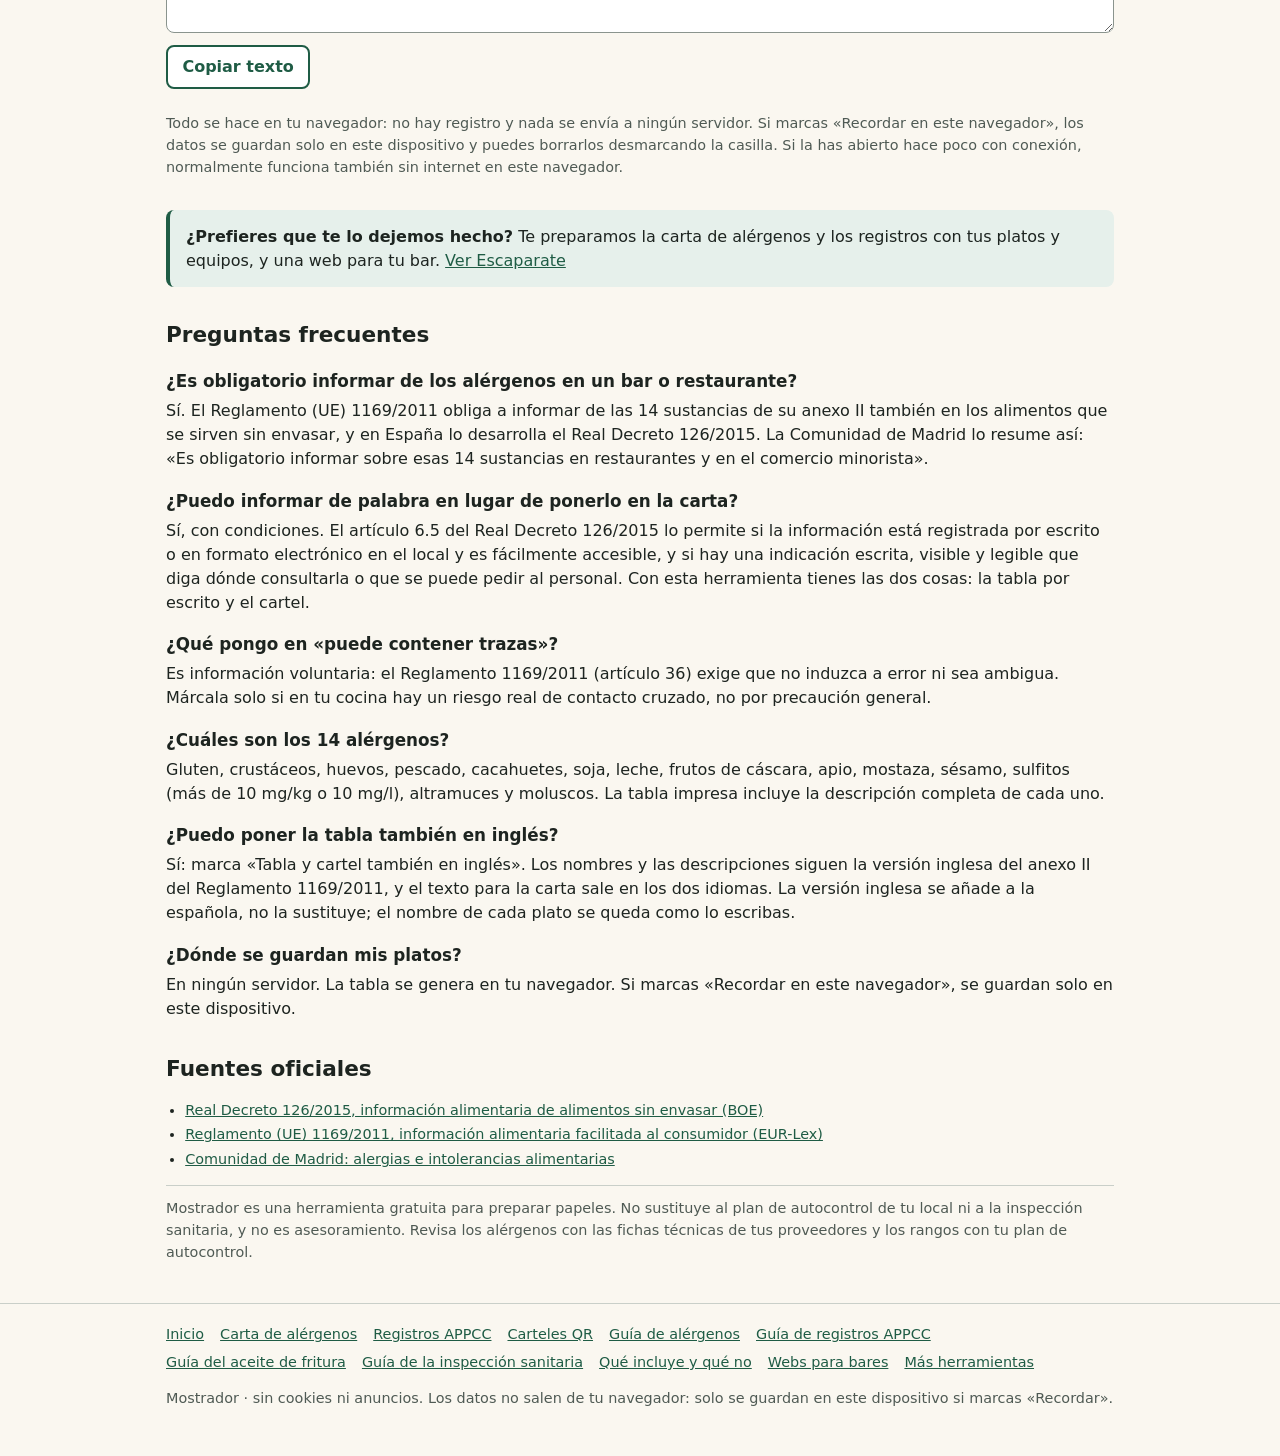
<file: carta-alergenos.html>
<!doctype html>
<html lang="es"><head><meta charset="utf-8"><meta http-equiv="Content-Security-Policy" content="default-src 'none'; script-src 'self'; style-src 'self'; img-src 'self' data:; base-uri 'none'; form-action 'none'"><meta name="viewport" content="width=device-width,initial-scale=1"><meta name="robots" content="index,follow">
<title>Carta de alérgenos gratis para imprimir: tabla de los 14 alérgenos | Mostrador</title>
<meta name="description" content="Escribe tus platos, marca sus alérgenos y obtén la tabla de los 14 alérgenos en A4 para tu bar o restaurante, con el cartel «Consulte al personal». Gratis y sin registro.">
<link rel="canonical" href="https://paniset.github.io/mostrador/carta-alergenos"><meta property="og:type" content="website"><meta property="og:title" content="Carta de alérgenos gratis para imprimir"><meta property="og:description" content="Escribe tus platos, marca sus alérgenos y obtén la tabla de los 14 alérgenos en A4 para tu bar o restaurante, con el cartel «Consulte al personal». Gratis y sin registro."><meta property="og:url" content="https://paniset.github.io/mostrador/carta-alergenos"><meta property="og:locale" content="es_ES"><meta property="og:site_name" content="Mostrador"><link rel="icon" href="./favicon.svg" type="image/svg+xml"><link rel="stylesheet" href="./estilo.css">
<script type="application/ld+json">{"@context":"https://schema.org","@type":"WebApplication","name":"Carta de alérgenos para imprimir","url":"https://paniset.github.io/mostrador/carta-alergenos","applicationCategory":"BusinessApplication","operatingSystem":"Cualquiera (navegador)","inLanguage":"es-ES","isAccessibleForFree":true,"offers":{"@type":"Offer","price":"0","priceCurrency":"EUR"},"description":"Escribe tus platos, marca sus alérgenos y obtén la tabla de los 14 alérgenos en A4 para tu bar o restaurante, con el cartel «Consulte al personal». Gratis y sin registro."}</script><script type="application/ld+json">{"@context":"https://schema.org","@type":"BreadcrumbList","itemListElement":[{"@type":"ListItem","position":1,"name":"Mostrador","item":"https://paniset.github.io/mostrador/"},{"@type":"ListItem","position":2,"name":"Carta de alérgenos gratis para imprimir","item":"https://paniset.github.io/mostrador/carta-alergenos"}]}</script><script type="application/ld+json">{"@context":"https://schema.org","@type":"FAQPage","mainEntity":[{"@type":"Question","name":"¿Es obligatorio informar de los alérgenos en un bar o restaurante?","acceptedAnswer":{"@type":"Answer","text":"Sí. El Reglamento (UE) 1169/2011 obliga a informar de las 14 sustancias de su anexo II también en los alimentos que se sirven sin envasar, y en España lo desarrolla el Real Decreto 126/2015. La Comunidad de Madrid lo resume así: «Es obligatorio informar sobre esas 14 sustancias en restaurantes y en el comercio minorista»."}},{"@type":"Question","name":"¿Puedo informar de palabra en lugar de ponerlo en la carta?","acceptedAnswer":{"@type":"Answer","text":"Sí, con condiciones. El artículo 6.5 del Real Decreto 126/2015 lo permite si la información está registrada por escrito o en formato electrónico en el local y es fácilmente accesible, y si hay una indicación escrita, visible y legible que diga dónde consultarla o que se puede pedir al personal. Con esta herramienta tienes las dos cosas: la tabla por escrito y el cartel."}},{"@type":"Question","name":"¿Qué pongo en «puede contener trazas»?","acceptedAnswer":{"@type":"Answer","text":"Es información voluntaria: el Reglamento 1169/2011 (artículo 36) exige que no induzca a error ni sea ambigua. Márcala solo si en tu cocina hay un riesgo real de contacto cruzado, no por precaución general."}},{"@type":"Question","name":"¿Cuáles son los 14 alérgenos?","acceptedAnswer":{"@type":"Answer","text":"Gluten, crustáceos, huevos, pescado, cacahuetes, soja, leche, frutos de cáscara, apio, mostaza, sésamo, sulfitos (más de 10 mg/kg o 10 mg/l), altramuces y moluscos. La tabla impresa incluye la descripción completa de cada uno."}},{"@type":"Question","name":"¿Puedo poner la tabla también en inglés?","acceptedAnswer":{"@type":"Answer","text":"Sí: marca «Tabla y cartel también en inglés». Los nombres y las descripciones siguen la versión inglesa del anexo II del Reglamento 1169/2011, y el texto para la carta sale en los dos idiomas. La versión inglesa se añade a la española, no la sustituye; el nombre de cada plato se queda como lo escribas."}},{"@type":"Question","name":"¿Dónde se guardan mis platos?","acceptedAnswer":{"@type":"Answer","text":"En ningún servidor. La tabla se genera en tu navegador. Si marcas «Recordar en este navegador», se guardan solo en este dispositivo."}}]}</script><script type="module" src="app-alergenos.mjs"></script></head>
<body>
<a class="salto" href="#contenido">Saltar al contenido</a>
<header class="barra"><div class="env"><a class="marca" href="./">Mostrador</a><nav aria-label="Herramientas"><a href="./">Inicio</a><a href="./carta-alergenos" aria-current="page">Carta de alérgenos</a><a href="./registro-temperaturas-appcc">Registros APPCC</a><a href="./cartel-qr-resenas-google">Carteles QR</a><a href="https://paniset.github.io/escaparate/">Webs para bares</a></nav></div></header>
<main id="contenido" class="env">
<div class="cabecera"><h1>Carta de alérgenos gratis para imprimir</h1><p class="lead">Escribe tus platos, marca los alérgenos de cada uno y obtén la tabla de los 14 alérgenos en A4, el cartel para la sala y el texto para tu carta.</p></div>
<p class="guia-cta no-imprimir">¿Qué es obligatorio? Lee la <a href="./alergenos-obligatorios-bar-restaurante">guía de alérgenos en bares y restaurantes</a> y <a href="./inspeccion-sanitaria-bar">qué revisa la inspección sanitaria</a>.</p>
<section class="panel no-imprimir" aria-labelledby="t-datos"><h2 id="t-datos">1. Tus platos</h2>
<div class="campos"><label for="local">Nombre del local<input type="text" id="local" maxlength="60" autocomplete="organization" placeholder="Bar La Esquina"></label></div>
<p class="mini">Marca lo que contiene cada plato según tus recetas y las fichas de tus proveedores.</p>
<div id="platos"></div>
<div class="acciones"><button type="button" id="anadir">Añadir plato</button><button type="button" class="sec" id="ejemplo">Cargar ejemplo</button><button type="button" class="sec" id="vaciar">Vaciar</button></div>
<div class="opciones"><label class="chk" for="con-cartel"><input type="checkbox" id="con-cartel" checked> Imprimir también el cartel «Consulte al personal»</label>
<label class="chk" for="bilingue"><input type="checkbox" id="bilingue"> Tabla y cartel también en inglés</label>
<label class="chk" for="recordar"><input type="checkbox" id="recordar"> Recordar en este navegador</label></div>
<p class="info" id="aviso-memoria" aria-live="polite"></p>
</section>
<section class="vista" aria-labelledby="t-vista"><h2 id="t-vista">2. Revisa e imprime</h2>
<div class="acciones no-imprimir"><button type="button" id="imprimir">Imprimir o guardar en PDF</button></div>
<div id="hojas"></div>
<div class="texto-carta no-imprimir"><label for="texto-carta">Texto para tu carta o tu web</label>
<textarea id="texto-carta" readonly></textarea>
<div class="acciones"><button type="button" class="sec" id="copiar">Copiar texto</button></div></div>
</section>
<p class="privacidad">Todo se hace en tu navegador: no hay registro y nada se envía a ningún servidor. Si marcas «Recordar en este navegador», los datos se guardan solo en este dispositivo y puedes borrarlos desmarcando la casilla. Si la has abierto hace poco con conexión, normalmente funciona también sin internet en este navegador.</p>
<aside class="encargo no-imprimir" aria-label="Servicio"><p><strong>¿Prefieres que te lo dejemos hecho?</strong> Te preparamos la carta de alérgenos y los registros con tus platos y equipos, y una web para tu bar. <a href="https://paniset.github.io/escaparate/">Ver Escaparate</a></p></aside>
<section class="faq" aria-labelledby="faq-t"><h2 id="faq-t">Preguntas frecuentes</h2><h3>¿Es obligatorio informar de los alérgenos en un bar o restaurante?</h3><p>Sí. El Reglamento (UE) 1169/2011 obliga a informar de las 14 sustancias de su anexo II también en los alimentos que se sirven sin envasar, y en España lo desarrolla el Real Decreto 126/2015. La Comunidad de Madrid lo resume así: «Es obligatorio informar sobre esas 14 sustancias en restaurantes y en el comercio minorista».</p><h3>¿Puedo informar de palabra en lugar de ponerlo en la carta?</h3><p>Sí, con condiciones. El artículo 6.5 del Real Decreto 126/2015 lo permite si la información está registrada por escrito o en formato electrónico en el local y es fácilmente accesible, y si hay una indicación escrita, visible y legible que diga dónde consultarla o que se puede pedir al personal. Con esta herramienta tienes las dos cosas: la tabla por escrito y el cartel.</p><h3>¿Qué pongo en «puede contener trazas»?</h3><p>Es información voluntaria: el Reglamento 1169/2011 (artículo 36) exige que no induzca a error ni sea ambigua. Márcala solo si en tu cocina hay un riesgo real de contacto cruzado, no por precaución general.</p><h3>¿Cuáles son los 14 alérgenos?</h3><p>Gluten, crustáceos, huevos, pescado, cacahuetes, soja, leche, frutos de cáscara, apio, mostaza, sésamo, sulfitos (más de 10 mg/kg o 10 mg/l), altramuces y moluscos. La tabla impresa incluye la descripción completa de cada uno.</p><h3>¿Puedo poner la tabla también en inglés?</h3><p>Sí: marca «Tabla y cartel también en inglés». Los nombres y las descripciones siguen la versión inglesa del anexo II del Reglamento 1169/2011, y el texto para la carta sale en los dos idiomas. La versión inglesa se añade a la española, no la sustituye; el nombre de cada plato se queda como lo escribas.</p><h3>¿Dónde se guardan mis platos?</h3><p>En ningún servidor. La tabla se genera en tu navegador. Si marcas «Recordar en este navegador», se guardan solo en este dispositivo.</p></section>
<section aria-labelledby="fuentes-t"><h2 id="fuentes-t">Fuentes oficiales</h2><ul class="fuentes"><li><a href="https://www.boe.es/buscar/act.php?id=BOE-A-2015-2293" rel="noopener">Real Decreto 126/2015, información alimentaria de alimentos sin envasar (BOE)</a></li><li><a href="https://eur-lex.europa.eu/legal-content/ES/TXT/?uri=CELEX:32011R1169" rel="noopener">Reglamento (UE) 1169/2011, información alimentaria facilitada al consumidor (EUR-Lex)</a></li><li><a href="https://www.comunidad.madrid/servicios/salud/alergias-e-intolerancias-alimentarias" rel="noopener">Comunidad de Madrid: alergias e intolerancias alimentarias</a></li></ul></section>
<p class="aviso-legal">Mostrador es una herramienta gratuita para preparar papeles. No sustituye al plan de autocontrol de tu local ni a la inspección sanitaria, y no es asesoramiento. Revisa los alérgenos con las fichas técnicas de tus proveedores y los rangos con tu plan de autocontrol.</p>
</main>
<footer class="pie"><div class="env"><nav aria-label="Pie"><a href="./">Inicio</a><a href="./carta-alergenos" aria-current="page">Carta de alérgenos</a><a href="./registro-temperaturas-appcc">Registros APPCC</a><a href="./cartel-qr-resenas-google">Carteles QR</a><a href="./alergenos-obligatorios-bar-restaurante">Guía de alérgenos</a><a href="./registros-appcc-bar-pequeno">Guía de registros APPCC</a><a href="./aceite-fritura-compuestos-polares">Guía del aceite de fritura</a><a href="./inspeccion-sanitaria-bar">Guía de la inspección sanitaria</a><a href="./que-incluye">Qué incluye y qué no</a><a href="https://paniset.github.io/escaparate/">Webs para bares</a><a href="https://paniset.github.io/">Más herramientas</a></nav>
<p>Mostrador · sin cookies ni anuncios. Los datos no salen de tu navegador: solo se guardan en este dispositivo si marcas «Recordar».</p></div></footer>
</body></html>
</file>
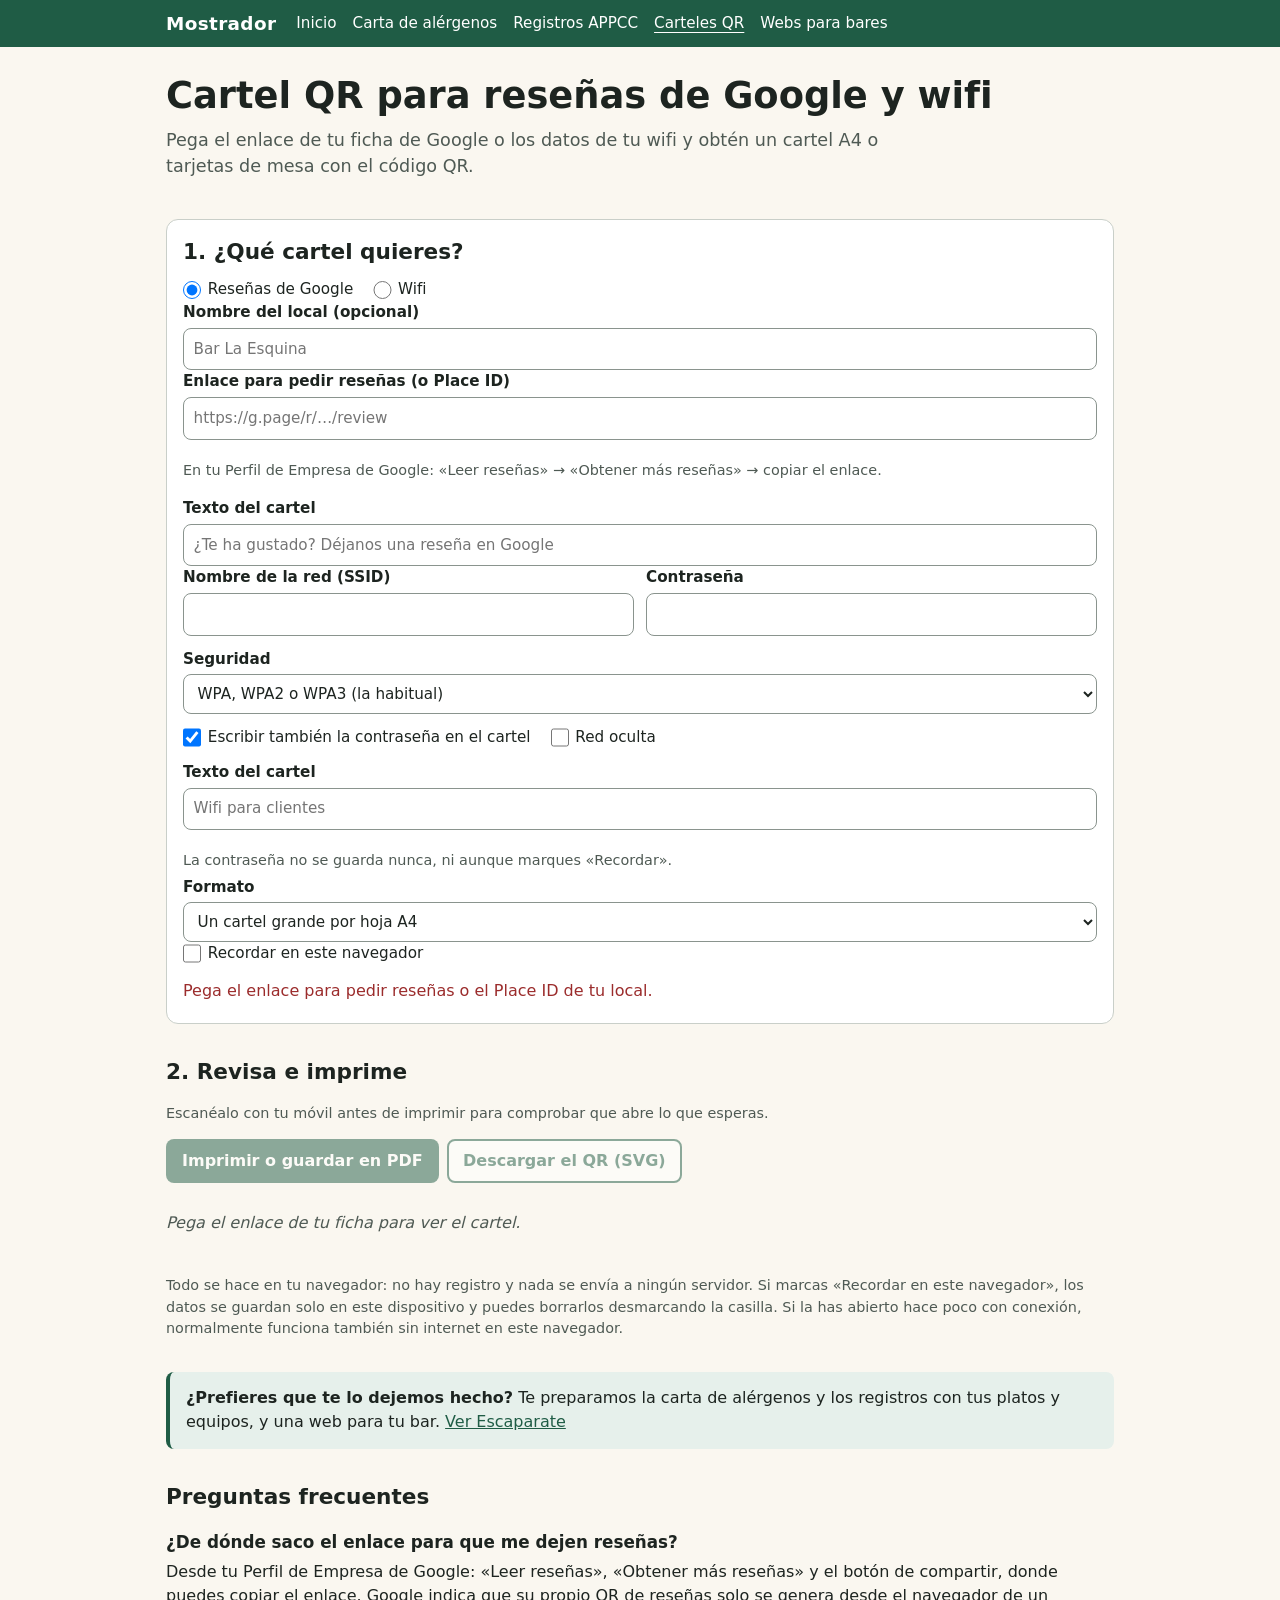
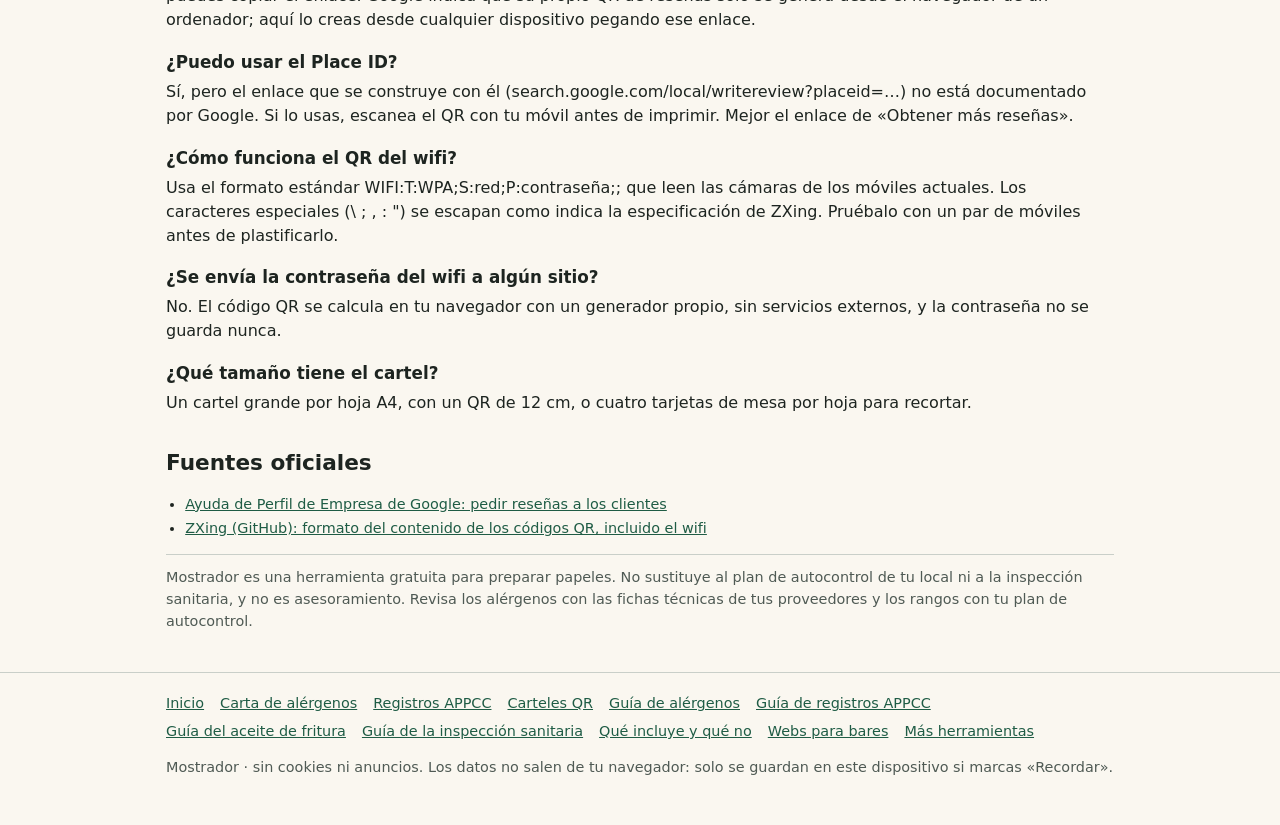
<file: cartel-qr-resenas-google.html>
<!doctype html>
<html lang="es"><head><meta charset="utf-8"><meta http-equiv="Content-Security-Policy" content="default-src 'none'; script-src 'self'; style-src 'self'; img-src 'self' data:; base-uri 'none'; form-action 'none'"><meta name="viewport" content="width=device-width,initial-scale=1"><meta name="robots" content="index,follow">
<title>Cartel QR para reseñas de Google y QR del wifi, gratis | Mostrador</title>
<meta name="description" content="Crea gratis un cartel con código QR para que tus clientes te dejen una reseña en Google, y otro para conectarse al wifi. En A4 o tarjetas de mesa, sin enviar datos.">
<link rel="canonical" href="https://paniset.github.io/mostrador/cartel-qr-resenas-google"><meta property="og:type" content="website"><meta property="og:title" content="Cartel QR para reseñas de Google y wifi"><meta property="og:description" content="Crea gratis un cartel con código QR para que tus clientes te dejen una reseña en Google, y otro para conectarse al wifi. En A4 o tarjetas de mesa, sin enviar datos."><meta property="og:url" content="https://paniset.github.io/mostrador/cartel-qr-resenas-google"><meta property="og:locale" content="es_ES"><meta property="og:site_name" content="Mostrador"><link rel="icon" href="./favicon.svg" type="image/svg+xml"><link rel="stylesheet" href="./estilo.css">
<script type="application/ld+json">{"@context":"https://schema.org","@type":"WebApplication","name":"Cartel QR de reseñas y wifi","url":"https://paniset.github.io/mostrador/cartel-qr-resenas-google","applicationCategory":"BusinessApplication","operatingSystem":"Cualquiera (navegador)","inLanguage":"es-ES","isAccessibleForFree":true,"offers":{"@type":"Offer","price":"0","priceCurrency":"EUR"},"description":"Crea gratis un cartel con código QR para que tus clientes te dejen una reseña en Google, y otro para conectarse al wifi. En A4 o tarjetas de mesa, sin enviar datos."}</script><script type="application/ld+json">{"@context":"https://schema.org","@type":"BreadcrumbList","itemListElement":[{"@type":"ListItem","position":1,"name":"Mostrador","item":"https://paniset.github.io/mostrador/"},{"@type":"ListItem","position":2,"name":"Cartel QR para reseñas de Google y wifi","item":"https://paniset.github.io/mostrador/cartel-qr-resenas-google"}]}</script><script type="application/ld+json">{"@context":"https://schema.org","@type":"FAQPage","mainEntity":[{"@type":"Question","name":"¿De dónde saco el enlace para que me dejen reseñas?","acceptedAnswer":{"@type":"Answer","text":"Desde tu Perfil de Empresa de Google: «Leer reseñas», «Obtener más reseñas» y el botón de compartir, donde puedes copiar el enlace. Google indica que su propio QR de reseñas solo se genera desde el navegador de un ordenador; aquí lo creas desde cualquier dispositivo pegando ese enlace."}},{"@type":"Question","name":"¿Puedo usar el Place ID?","acceptedAnswer":{"@type":"Answer","text":"Sí, pero el enlace que se construye con él (search.google.com/local/writereview?placeid=…) no está documentado por Google. Si lo usas, escanea el QR con tu móvil antes de imprimir. Mejor el enlace de «Obtener más reseñas»."}},{"@type":"Question","name":"¿Cómo funciona el QR del wifi?","acceptedAnswer":{"@type":"Answer","text":"Usa el formato estándar WIFI:T:WPA;S:red;P:contraseña;; que leen las cámaras de los móviles actuales. Los caracteres especiales (\\ ; , : \") se escapan como indica la especificación de ZXing. Pruébalo con un par de móviles antes de plastificarlo."}},{"@type":"Question","name":"¿Se envía la contraseña del wifi a algún sitio?","acceptedAnswer":{"@type":"Answer","text":"No. El código QR se calcula en tu navegador con un generador propio, sin servicios externos, y la contraseña no se guarda nunca."}},{"@type":"Question","name":"¿Qué tamaño tiene el cartel?","acceptedAnswer":{"@type":"Answer","text":"Un cartel grande por hoja A4, con un QR de 12 cm, o cuatro tarjetas de mesa por hoja para recortar."}}]}</script><script type="module" src="app-carteles.mjs"></script></head>
<body>
<a class="salto" href="#contenido">Saltar al contenido</a>
<header class="barra"><div class="env"><a class="marca" href="./">Mostrador</a><nav aria-label="Herramientas"><a href="./">Inicio</a><a href="./carta-alergenos">Carta de alérgenos</a><a href="./registro-temperaturas-appcc">Registros APPCC</a><a href="./cartel-qr-resenas-google" aria-current="page">Carteles QR</a><a href="https://paniset.github.io/escaparate/">Webs para bares</a></nav></div></header>
<main id="contenido" class="env">
<div class="cabecera"><h1>Cartel QR para reseñas de Google y wifi</h1><p class="lead">Pega el enlace de tu ficha de Google o los datos de tu wifi y obtén un cartel A4 o tarjetas de mesa con el código QR.</p></div>
<section class="panel no-imprimir" aria-labelledby="t-datos"><h2 id="t-datos">1. ¿Qué cartel quieres?</h2>
<div class="opciones" role="radiogroup" aria-label="Tipo de cartel"><label class="chk" for="tipo-resena"><input type="radio" name="tipo" id="tipo-resena" checked> Reseñas de Google</label>
<label class="chk" for="tipo-wifi"><input type="radio" name="tipo" id="tipo-wifi"> Wifi</label></div>
<div class="campos"><label for="local">Nombre del local (opcional)<input type="text" id="local" maxlength="60" autocomplete="organization" placeholder="Bar La Esquina"></label></div>
<div id="bloque-resena" class="campos"><label for="enlace">Enlace para pedir reseñas (o Place ID)<input type="text" id="enlace" maxlength="300" inputmode="url" autocomplete="off" placeholder="https://g.page/r/…/review"></label>
<p class="mini">En tu Perfil de Empresa de Google: «Leer reseñas» → «Obtener más reseñas» → copiar el enlace.</p>
<label for="titulo-resena">Texto del cartel<input type="text" id="titulo-resena" maxlength="80" placeholder="¿Te ha gustado? Déjanos una reseña en Google"></label></div>
<div id="bloque-wifi" class="campos" hidden><div class="fila2"><label for="red">Nombre de la red (SSID)<input type="text" id="red" maxlength="32" autocomplete="off"></label>
<label for="clave">Contraseña<input type="text" id="clave" maxlength="63" autocomplete="off" spellcheck="false"></label></div>
<label for="seguridad">Seguridad<select id="seguridad"><option value="WPA">WPA, WPA2 o WPA3 (la habitual)</option><option value="WEP">WEP (antigua)</option><option value="nopass">Red abierta, sin contraseña</option></select></label>
<div class="opciones"><label class="chk" for="mostrar-clave"><input type="checkbox" id="mostrar-clave" checked> Escribir también la contraseña en el cartel</label>
<label class="chk" for="oculta"><input type="checkbox" id="oculta"> Red oculta</label></div>
<label for="titulo-wifi">Texto del cartel<input type="text" id="titulo-wifi" maxlength="80" placeholder="Wifi para clientes"></label>
<p class="mini">La contraseña no se guarda nunca, ni aunque marques «Recordar».</p></div>
<label for="formato">Formato<select id="formato"><option value="a4">Un cartel grande por hoja A4</option><option value="mesa">Cuatro tarjetas de mesa por hoja A4</option></select></label>
<div class="opciones"><label class="chk" for="recordar"><input type="checkbox" id="recordar"> Recordar en este navegador</label></div>
<p class="info" id="aviso-memoria" aria-live="polite"></p>
<p class="mensaje" id="mensaje" role="status"></p>
</section>
<section class="vista" aria-labelledby="t-vista"><h2 id="t-vista">2. Revisa e imprime</h2>
<p class="info no-imprimir">Escanéalo con tu móvil antes de imprimir para comprobar que abre lo que esperas.</p>
<p class="info no-imprimir" id="qr-info"></p>
<div class="acciones no-imprimir"><button type="button" id="imprimir">Imprimir o guardar en PDF</button><button type="button" class="sec" id="descargar">Descargar el QR (SVG)</button></div>
<div id="hojas"></div>
</section>
<p class="privacidad">Todo se hace en tu navegador: no hay registro y nada se envía a ningún servidor. Si marcas «Recordar en este navegador», los datos se guardan solo en este dispositivo y puedes borrarlos desmarcando la casilla. Si la has abierto hace poco con conexión, normalmente funciona también sin internet en este navegador.</p>
<aside class="encargo no-imprimir" aria-label="Servicio"><p><strong>¿Prefieres que te lo dejemos hecho?</strong> Te preparamos la carta de alérgenos y los registros con tus platos y equipos, y una web para tu bar. <a href="https://paniset.github.io/escaparate/">Ver Escaparate</a></p></aside>
<section class="faq" aria-labelledby="faq-t"><h2 id="faq-t">Preguntas frecuentes</h2><h3>¿De dónde saco el enlace para que me dejen reseñas?</h3><p>Desde tu Perfil de Empresa de Google: «Leer reseñas», «Obtener más reseñas» y el botón de compartir, donde puedes copiar el enlace. Google indica que su propio QR de reseñas solo se genera desde el navegador de un ordenador; aquí lo creas desde cualquier dispositivo pegando ese enlace.</p><h3>¿Puedo usar el Place ID?</h3><p>Sí, pero el enlace que se construye con él (search.google.com/local/writereview?placeid=…) no está documentado por Google. Si lo usas, escanea el QR con tu móvil antes de imprimir. Mejor el enlace de «Obtener más reseñas».</p><h3>¿Cómo funciona el QR del wifi?</h3><p>Usa el formato estándar WIFI:T:WPA;S:red;P:contraseña;; que leen las cámaras de los móviles actuales. Los caracteres especiales (\ ; , : ") se escapan como indica la especificación de ZXing. Pruébalo con un par de móviles antes de plastificarlo.</p><h3>¿Se envía la contraseña del wifi a algún sitio?</h3><p>No. El código QR se calcula en tu navegador con un generador propio, sin servicios externos, y la contraseña no se guarda nunca.</p><h3>¿Qué tamaño tiene el cartel?</h3><p>Un cartel grande por hoja A4, con un QR de 12 cm, o cuatro tarjetas de mesa por hoja para recortar.</p></section>
<section aria-labelledby="fuentes-t"><h2 id="fuentes-t">Fuentes oficiales</h2><ul class="fuentes"><li><a href="https://support.google.com/business/answer/16816815?hl=es" rel="noopener">Ayuda de Perfil de Empresa de Google: pedir reseñas a los clientes</a></li><li><a href="https://github.com/zxing/zxing/wiki/Barcode-Contents" rel="noopener">ZXing (GitHub): formato del contenido de los códigos QR, incluido el wifi</a></li></ul></section>
<p class="aviso-legal">Mostrador es una herramienta gratuita para preparar papeles. No sustituye al plan de autocontrol de tu local ni a la inspección sanitaria, y no es asesoramiento. Revisa los alérgenos con las fichas técnicas de tus proveedores y los rangos con tu plan de autocontrol.</p>
</main>
<footer class="pie"><div class="env"><nav aria-label="Pie"><a href="./">Inicio</a><a href="./carta-alergenos">Carta de alérgenos</a><a href="./registro-temperaturas-appcc">Registros APPCC</a><a href="./cartel-qr-resenas-google" aria-current="page">Carteles QR</a><a href="./alergenos-obligatorios-bar-restaurante">Guía de alérgenos</a><a href="./registros-appcc-bar-pequeno">Guía de registros APPCC</a><a href="./aceite-fritura-compuestos-polares">Guía del aceite de fritura</a><a href="./inspeccion-sanitaria-bar">Guía de la inspección sanitaria</a><a href="./que-incluye">Qué incluye y qué no</a><a href="https://paniset.github.io/escaparate/">Webs para bares</a><a href="https://paniset.github.io/">Más herramientas</a></nav>
<p>Mostrador · sin cookies ni anuncios. Los datos no salen de tu navegador: solo se guardan en este dispositivo si marcas «Recordar».</p></div></footer>
</body></html>
</file>
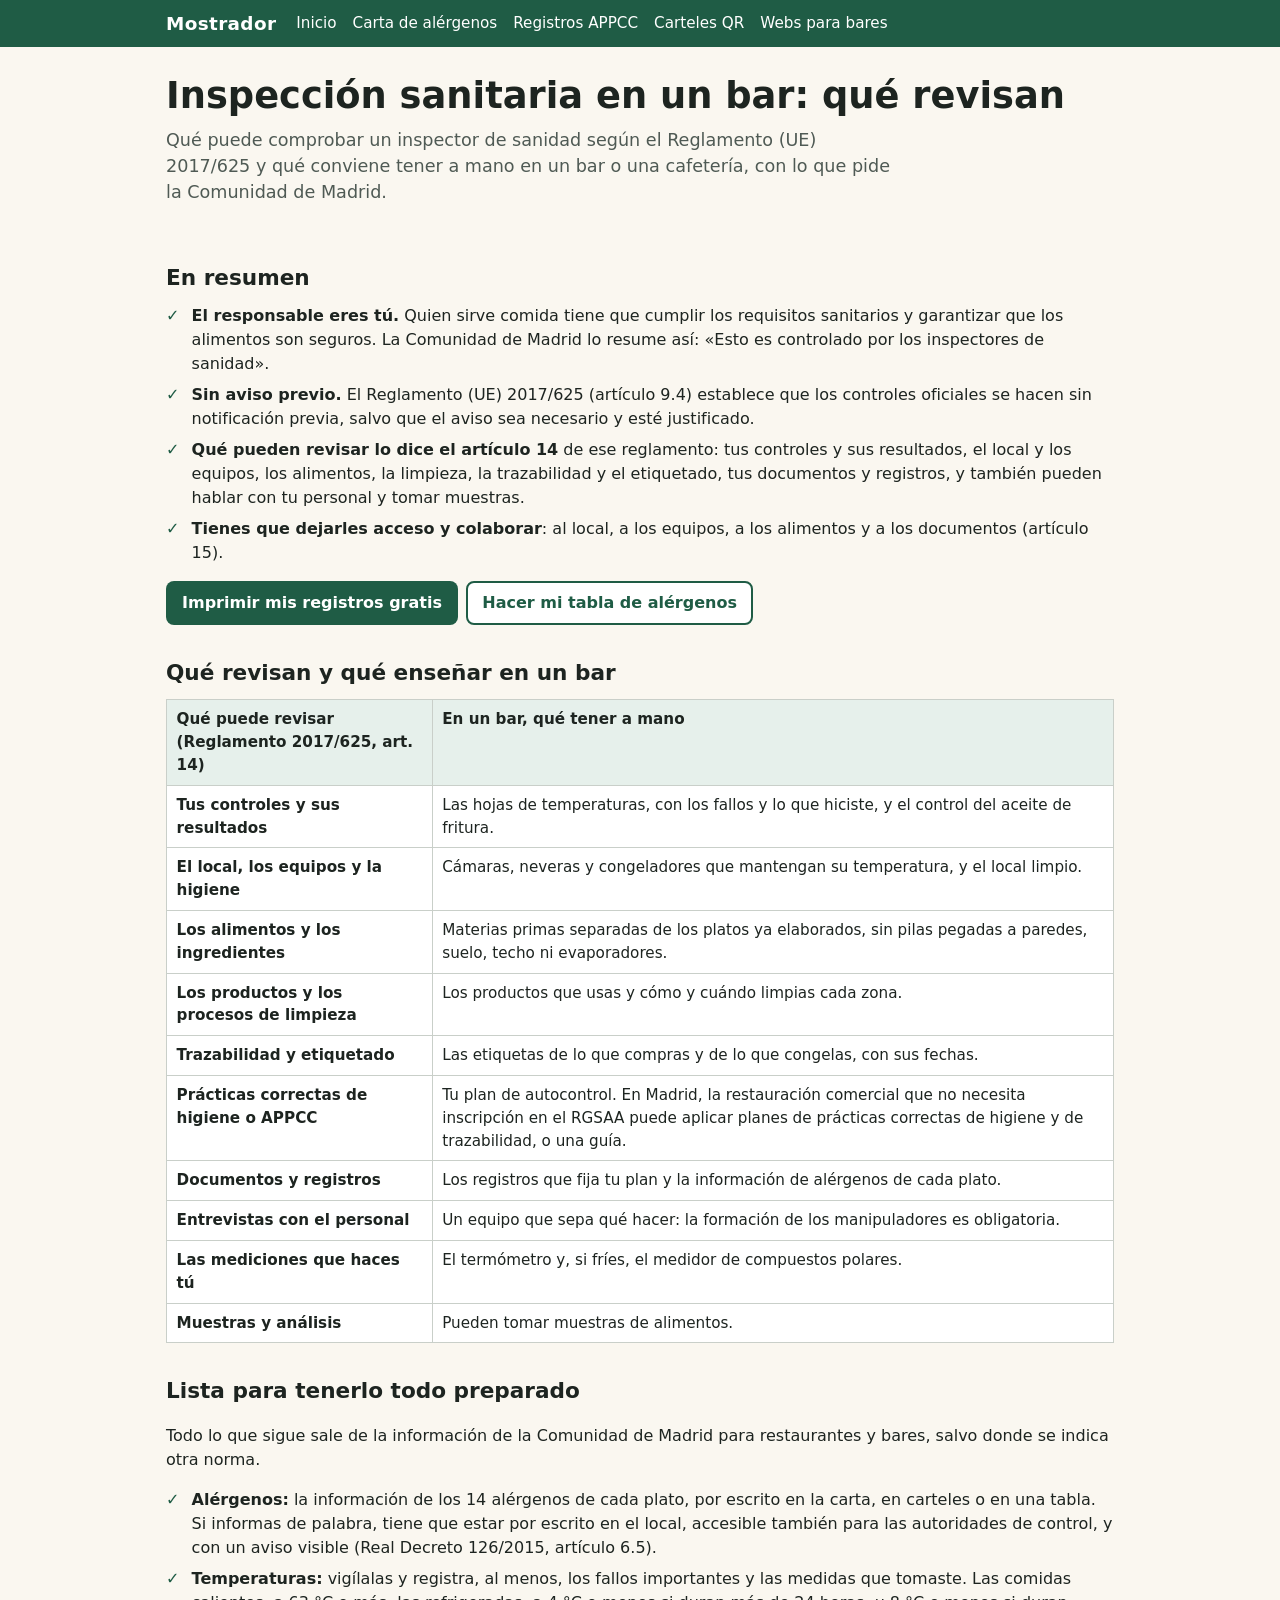
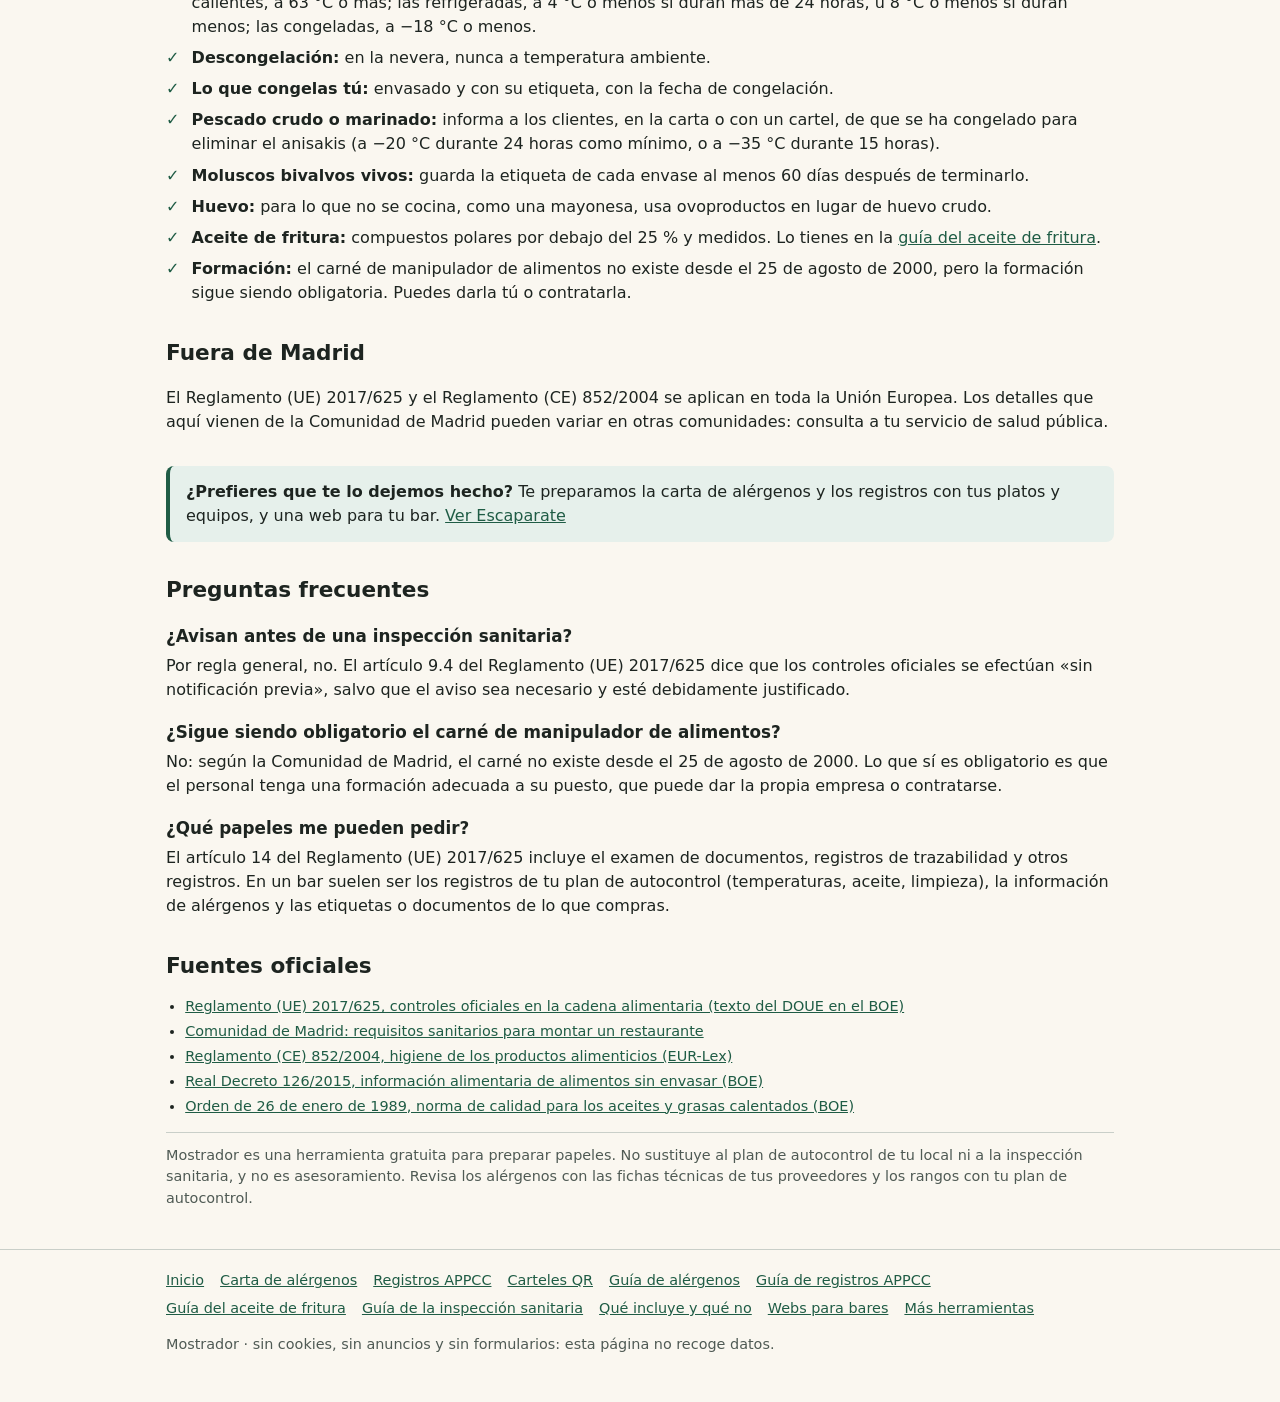
<file: inspeccion-sanitaria-bar.html>
<!doctype html>
<html lang="es"><head><meta charset="utf-8"><meta http-equiv="Content-Security-Policy" content="default-src 'none'; script-src 'self'; style-src 'self'; img-src 'self' data:; base-uri 'none'; form-action 'none'"><meta name="viewport" content="width=device-width,initial-scale=1"><meta name="robots" content="index,follow">
<title>Inspección sanitaria en un bar: qué revisan y qué tener preparado | Mostrador</title>
<meta name="description" content="Qué puede revisar la inspección de sanidad en un bar según el Reglamento (UE) 2017/625 y qué tener a mano: registros, alérgenos, temperaturas, aceite y formación.">
<link rel="canonical" href="https://paniset.github.io/mostrador/inspeccion-sanitaria-bar"><meta property="og:type" content="website"><meta property="og:title" content="Inspección sanitaria en un bar: qué revisan"><meta property="og:description" content="Qué puede revisar la inspección de sanidad en un bar según el Reglamento (UE) 2017/625 y qué tener a mano: registros, alérgenos, temperaturas, aceite y formación."><meta property="og:url" content="https://paniset.github.io/mostrador/inspeccion-sanitaria-bar"><meta property="og:locale" content="es_ES"><meta property="og:site_name" content="Mostrador"><link rel="icon" href="./favicon.svg" type="image/svg+xml"><link rel="stylesheet" href="./estilo.css">
<script type="application/ld+json">{"@context":"https://schema.org","@type":"Article","headline":"Inspección sanitaria en un bar: qué revisan","description":"Qué puede revisar la inspección de sanidad en un bar y qué tener preparado.","inLanguage":"es-ES","datePublished":"2026-11-14","dateModified":"2026-11-14","mainEntityOfPage":"https://paniset.github.io/mostrador/inspeccion-sanitaria-bar","author":{"@type":"Organization","name":"Mostrador","url":"https://paniset.github.io/mostrador/"},"publisher":{"@type":"Organization","name":"Mostrador","url":"https://paniset.github.io/mostrador/"}}</script><script type="application/ld+json">{"@context":"https://schema.org","@type":"BreadcrumbList","itemListElement":[{"@type":"ListItem","position":1,"name":"Mostrador","item":"https://paniset.github.io/mostrador/"},{"@type":"ListItem","position":2,"name":"Inspección sanitaria en un bar: qué revisan","item":"https://paniset.github.io/mostrador/inspeccion-sanitaria-bar"}]}</script><script type="application/ld+json">{"@context":"https://schema.org","@type":"FAQPage","mainEntity":[{"@type":"Question","name":"¿Avisan antes de una inspección sanitaria?","acceptedAnswer":{"@type":"Answer","text":"Por regla general, no. El artículo 9.4 del Reglamento (UE) 2017/625 dice que los controles oficiales se efectúan «sin notificación previa», salvo que el aviso sea necesario y esté debidamente justificado."}},{"@type":"Question","name":"¿Sigue siendo obligatorio el carné de manipulador de alimentos?","acceptedAnswer":{"@type":"Answer","text":"No: según la Comunidad de Madrid, el carné no existe desde el 25 de agosto de 2000. Lo que sí es obligatorio es que el personal tenga una formación adecuada a su puesto, que puede dar la propia empresa o contratarse."}},{"@type":"Question","name":"¿Qué papeles me pueden pedir?","acceptedAnswer":{"@type":"Answer","text":"El artículo 14 del Reglamento (UE) 2017/625 incluye el examen de documentos, registros de trazabilidad y otros registros. En un bar suelen ser los registros de tu plan de autocontrol (temperaturas, aceite, limpieza), la información de alérgenos y las etiquetas o documentos de lo que compras."}}]}</script></head>
<body>
<a class="salto" href="#contenido">Saltar al contenido</a>
<header class="barra"><div class="env"><a class="marca" href="./">Mostrador</a><nav aria-label="Herramientas"><a href="./">Inicio</a><a href="./carta-alergenos">Carta de alérgenos</a><a href="./registro-temperaturas-appcc">Registros APPCC</a><a href="./cartel-qr-resenas-google">Carteles QR</a><a href="https://paniset.github.io/escaparate/">Webs para bares</a></nav></div></header>
<main id="contenido" class="env">
<div class="cabecera"><h1>Inspección sanitaria en un bar: qué revisan</h1><p class="lead">Qué puede comprobar un inspector de sanidad según el Reglamento (UE) 2017/625 y qué conviene tener a mano en un bar o una cafetería, con lo que pide la Comunidad de Madrid.</p></div>
<section aria-labelledby="g-resumen"><h2 id="g-resumen">En resumen</h2>
<ul class="check">
<li><strong>El responsable eres tú.</strong> Quien sirve comida tiene que cumplir los requisitos sanitarios y garantizar que los alimentos son seguros. La Comunidad de Madrid lo resume así: «Esto es controlado por los inspectores de sanidad».</li>
<li><strong>Sin aviso previo.</strong> El Reglamento (UE) 2017/625 (artículo 9.4) establece que los controles oficiales se hacen sin notificación previa, salvo que el aviso sea necesario y esté justificado.</li>
<li><strong>Qué pueden revisar lo dice el artículo 14</strong> de ese reglamento: tus controles y sus resultados, el local y los equipos, los alimentos, la limpieza, la trazabilidad y el etiquetado, tus documentos y registros, y también pueden hablar con tu personal y tomar muestras.</li>
<li><strong>Tienes que dejarles acceso y colaborar</strong>: al local, a los equipos, a los alimentos y a los documentos (artículo 15).</li>
</ul>
<p class="acciones"><a class="btn" href="./registro-temperaturas-appcc">Imprimir mis registros gratis</a><a class="btn sec" href="./carta-alergenos">Hacer mi tabla de alérgenos</a></p></section>
<section aria-labelledby="g-tabla"><h2 id="g-tabla">Qué revisan y qué enseñar en un bar</h2>
<div class="desliza"><table class="tabla-guia">
<thead><tr><th scope="col">Qué puede revisar (Reglamento 2017/625, art. 14)</th><th scope="col">En un bar, qué tener a mano</th></tr></thead>
<tbody>
<tr><th scope="row">Tus controles y sus resultados</th><td>Las hojas de temperaturas, con los fallos y lo que hiciste, y el control del aceite de fritura.</td></tr>
<tr><th scope="row">El local, los equipos y la higiene</th><td>Cámaras, neveras y congeladores que mantengan su temperatura, y el local limpio.</td></tr>
<tr><th scope="row">Los alimentos y los ingredientes</th><td>Materias primas separadas de los platos ya elaborados, sin pilas pegadas a paredes, suelo, techo ni evaporadores.</td></tr>
<tr><th scope="row">Los productos y los procesos de limpieza</th><td>Los productos que usas y cómo y cuándo limpias cada zona.</td></tr>
<tr><th scope="row">Trazabilidad y etiquetado</th><td>Las etiquetas de lo que compras y de lo que congelas, con sus fechas.</td></tr>
<tr><th scope="row">Prácticas correctas de higiene o APPCC</th><td>Tu plan de autocontrol. En Madrid, la restauración comercial que no necesita inscripción en el RGSAA puede aplicar planes de prácticas correctas de higiene y de trazabilidad, o una guía.</td></tr>
<tr><th scope="row">Documentos y registros</th><td>Los registros que fija tu plan y la información de alérgenos de cada plato.</td></tr>
<tr><th scope="row">Entrevistas con el personal</th><td>Un equipo que sepa qué hacer: la formación de los manipuladores es obligatoria.</td></tr>
<tr><th scope="row">Las mediciones que haces tú</th><td>El termómetro y, si fríes, el medidor de compuestos polares.</td></tr>
<tr><th scope="row">Muestras y análisis</th><td>Pueden tomar muestras de alimentos.</td></tr>
</tbody></table></div></section>
<section aria-labelledby="g-lista"><h2 id="g-lista">Lista para tenerlo todo preparado</h2>
<p>Todo lo que sigue sale de la información de la Comunidad de Madrid para restaurantes y bares, salvo donde se indica otra norma.</p>
<ul class="check">
<li><strong>Alérgenos:</strong> la información de los 14 alérgenos de cada plato, por escrito en la carta, en carteles o en una tabla. Si informas de palabra, tiene que estar por escrito en el local, accesible también para las autoridades de control, y con un aviso visible (Real Decreto 126/2015, artículo 6.5).</li>
<li><strong>Temperaturas:</strong> vigílalas y registra, al menos, los fallos importantes y las medidas que tomaste. Las comidas calientes, a 63 °C o más; las refrigeradas, a 4 °C o menos si duran más de 24 horas, u 8 °C o menos si duran menos; las congeladas, a −18 °C o menos.</li>
<li><strong>Descongelación:</strong> en la nevera, nunca a temperatura ambiente.</li>
<li><strong>Lo que congelas tú:</strong> envasado y con su etiqueta, con la fecha de congelación.</li>
<li><strong>Pescado crudo o marinado:</strong> informa a los clientes, en la carta o con un cartel, de que se ha congelado para eliminar el anisakis (a −20 °C durante 24 horas como mínimo, o a −35 °C durante 15 horas).</li>
<li><strong>Moluscos bivalvos vivos:</strong> guarda la etiqueta de cada envase al menos 60 días después de terminarlo.</li>
<li><strong>Huevo:</strong> para lo que no se cocina, como una mayonesa, usa ovoproductos en lugar de huevo crudo.</li>
<li><strong>Aceite de fritura:</strong> compuestos polares por debajo del 25 % y medidos. Lo tienes en la <a href="./aceite-fritura-compuestos-polares">guía del aceite de fritura</a>.</li>
<li><strong>Formación:</strong> el carné de manipulador de alimentos no existe desde el 25 de agosto de 2000, pero la formación sigue siendo obligatoria. Puedes darla tú o contratarla.</li>
</ul></section>
<section aria-labelledby="g-otras"><h2 id="g-otras">Fuera de Madrid</h2>
<p>El Reglamento (UE) 2017/625 y el Reglamento (CE) 852/2004 se aplican en toda la Unión Europea. Los detalles que aquí vienen de la Comunidad de Madrid pueden variar en otras comunidades: consulta a tu servicio de salud pública.</p></section>

<aside class="encargo no-imprimir" aria-label="Servicio"><p><strong>¿Prefieres que te lo dejemos hecho?</strong> Te preparamos la carta de alérgenos y los registros con tus platos y equipos, y una web para tu bar. <a href="https://paniset.github.io/escaparate/">Ver Escaparate</a></p></aside>
<section class="faq" aria-labelledby="faq-t"><h2 id="faq-t">Preguntas frecuentes</h2><h3>¿Avisan antes de una inspección sanitaria?</h3><p>Por regla general, no. El artículo 9.4 del Reglamento (UE) 2017/625 dice que los controles oficiales se efectúan «sin notificación previa», salvo que el aviso sea necesario y esté debidamente justificado.</p><h3>¿Sigue siendo obligatorio el carné de manipulador de alimentos?</h3><p>No: según la Comunidad de Madrid, el carné no existe desde el 25 de agosto de 2000. Lo que sí es obligatorio es que el personal tenga una formación adecuada a su puesto, que puede dar la propia empresa o contratarse.</p><h3>¿Qué papeles me pueden pedir?</h3><p>El artículo 14 del Reglamento (UE) 2017/625 incluye el examen de documentos, registros de trazabilidad y otros registros. En un bar suelen ser los registros de tu plan de autocontrol (temperaturas, aceite, limpieza), la información de alérgenos y las etiquetas o documentos de lo que compras.</p></section>
<section aria-labelledby="fuentes-t"><h2 id="fuentes-t">Fuentes oficiales</h2><ul class="fuentes"><li><a href="https://www.boe.es/buscar/doc.php?id=DOUE-L-2017-80723" rel="noopener">Reglamento (UE) 2017/625, controles oficiales en la cadena alimentaria (texto del DOUE en el BOE)</a></li><li><a href="https://www.comunidad.madrid/salud/quiero-montar-restaurante-requisitos-sanitarios-debo-cumplir" rel="noopener">Comunidad de Madrid: requisitos sanitarios para montar un restaurante</a></li><li><a href="https://eur-lex.europa.eu/legal-content/ES/TXT/?uri=CELEX:32004R0852" rel="noopener">Reglamento (CE) 852/2004, higiene de los productos alimenticios (EUR-Lex)</a></li><li><a href="https://www.boe.es/buscar/act.php?id=BOE-A-2015-2293" rel="noopener">Real Decreto 126/2015, información alimentaria de alimentos sin envasar (BOE)</a></li><li><a href="https://www.boe.es/buscar/act.php?id=BOE-A-1989-2265" rel="noopener">Orden de 26 de enero de 1989, norma de calidad para los aceites y grasas calentados (BOE)</a></li></ul></section>
<p class="aviso-legal">Mostrador es una herramienta gratuita para preparar papeles. No sustituye al plan de autocontrol de tu local ni a la inspección sanitaria, y no es asesoramiento. Revisa los alérgenos con las fichas técnicas de tus proveedores y los rangos con tu plan de autocontrol.</p>
</main>
<footer class="pie"><div class="env"><nav aria-label="Pie"><a href="./">Inicio</a><a href="./carta-alergenos">Carta de alérgenos</a><a href="./registro-temperaturas-appcc">Registros APPCC</a><a href="./cartel-qr-resenas-google">Carteles QR</a><a href="./alergenos-obligatorios-bar-restaurante">Guía de alérgenos</a><a href="./registros-appcc-bar-pequeno">Guía de registros APPCC</a><a href="./aceite-fritura-compuestos-polares">Guía del aceite de fritura</a><a href="./inspeccion-sanitaria-bar" aria-current="page">Guía de la inspección sanitaria</a><a href="./que-incluye">Qué incluye y qué no</a><a href="https://paniset.github.io/escaparate/">Webs para bares</a><a href="https://paniset.github.io/">Más herramientas</a></nav>
<p>Mostrador · sin cookies, sin anuncios y sin formularios: esta página no recoge datos.</p></div></footer>
</body></html>
</file>
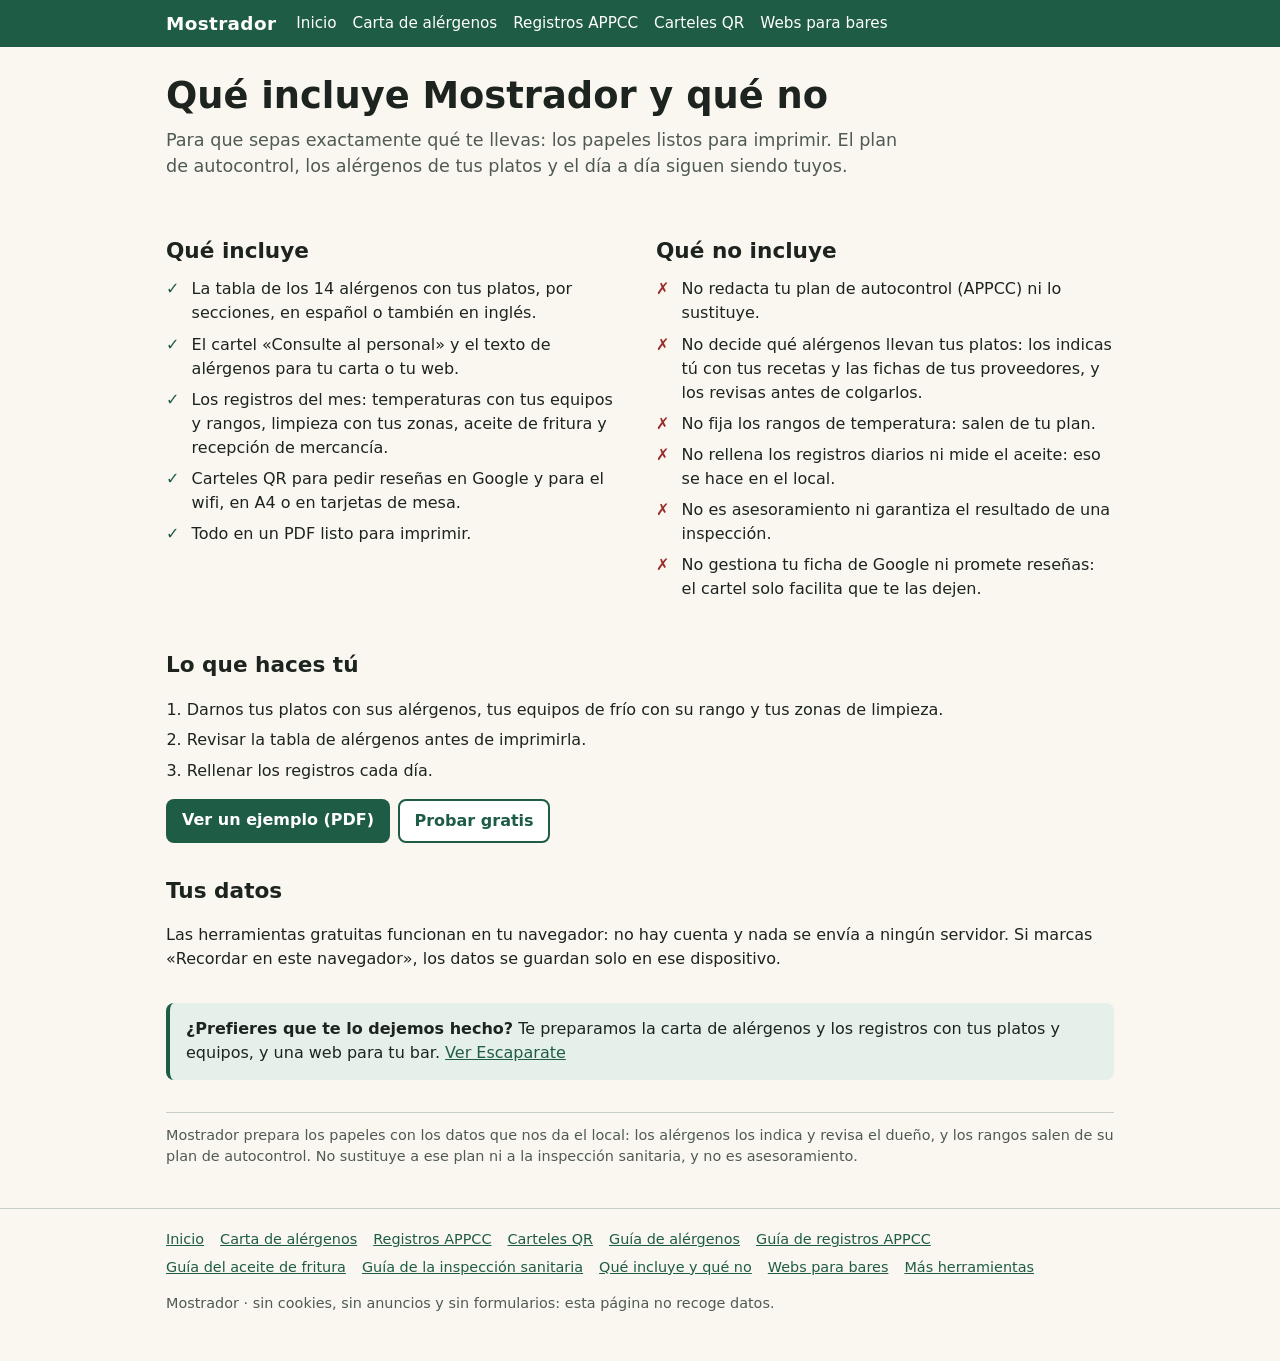
<file: que-incluye.html>
<!doctype html>
<html lang="es"><head><meta charset="utf-8"><meta http-equiv="Content-Security-Policy" content="default-src 'none'; script-src 'self'; style-src 'self'; img-src 'self' data:; base-uri 'none'; form-action 'none'"><meta name="viewport" content="width=device-width,initial-scale=1"><meta name="robots" content="index,follow">
<title>Qué incluye Mostrador y qué no: alérgenos, registros APPCC y carteles QR | Mostrador</title>
<meta name="description" content="Qué te damos con Mostrador (tabla de alérgenos, registros del mes y carteles QR) y qué sigue siendo cosa tuya: el plan de autocontrol, revisar los alérgenos y rellenar las hojas.">
<link rel="canonical" href="https://paniset.github.io/mostrador/que-incluye"><meta property="og:type" content="website"><meta property="og:title" content="Qué incluye Mostrador y qué no"><meta property="og:description" content="Qué te damos con Mostrador (tabla de alérgenos, registros del mes y carteles QR) y qué sigue siendo cosa tuya: el plan de autocontrol, revisar los alérgenos y rellenar las hojas."><meta property="og:url" content="https://paniset.github.io/mostrador/que-incluye"><meta property="og:locale" content="es_ES"><meta property="og:site_name" content="Mostrador"><link rel="icon" href="./favicon.svg" type="image/svg+xml"><link rel="stylesheet" href="./estilo.css">
<script type="application/ld+json">{"@context":"https://schema.org","@type":"BreadcrumbList","itemListElement":[{"@type":"ListItem","position":1,"name":"Mostrador","item":"https://paniset.github.io/mostrador/"},{"@type":"ListItem","position":2,"name":"Qué incluye Mostrador y qué no","item":"https://paniset.github.io/mostrador/que-incluye"}]}</script></head>
<body>
<a class="salto" href="#contenido">Saltar al contenido</a>
<header class="barra"><div class="env"><a class="marca" href="./">Mostrador</a><nav aria-label="Herramientas"><a href="./">Inicio</a><a href="./carta-alergenos">Carta de alérgenos</a><a href="./registro-temperaturas-appcc">Registros APPCC</a><a href="./cartel-qr-resenas-google">Carteles QR</a><a href="https://paniset.github.io/escaparate/">Webs para bares</a></nav></div></header>
<main id="contenido" class="env">
<div class="cabecera"><h1>Qué incluye Mostrador y qué no</h1><p class="lead">Para que sepas exactamente qué te llevas: los papeles listos para imprimir. El plan de autocontrol, los alérgenos de tus platos y el día a día siguen siendo tuyos.</p></div>
<div class="dos-col">
<section aria-labelledby="q-si"><h2 id="q-si">Qué incluye</h2>
<ul class="check">
<li>La tabla de los 14 alérgenos con tus platos, por secciones, en español o también en inglés.</li>
<li>El cartel «Consulte al personal» y el texto de alérgenos para tu carta o tu web.</li>
<li>Los registros del mes: temperaturas con tus equipos y rangos, limpieza con tus zonas, aceite de fritura y recepción de mercancía.</li>
<li>Carteles QR para pedir reseñas en Google y para el wifi, en A4 o en tarjetas de mesa.</li>
<li>Todo en un PDF listo para imprimir.</li>
</ul></section>
<section aria-labelledby="q-no"><h2 id="q-no">Qué no incluye</h2>
<ul class="cruz">
<li>No redacta tu plan de autocontrol (APPCC) ni lo sustituye.</li>
<li>No decide qué alérgenos llevan tus platos: los indicas tú con tus recetas y las fichas de tus proveedores, y los revisas antes de colgarlos.</li>
<li>No fija los rangos de temperatura: salen de tu plan.</li>
<li>No rellena los registros diarios ni mide el aceite: eso se hace en el local.</li>
<li>No es asesoramiento ni garantiza el resultado de una inspección.</li>
<li>No gestiona tu ficha de Google ni promete reseñas: el cartel solo facilita que te las dejen.</li>
</ul></section></div>
<section aria-labelledby="q-tu"><h2 id="q-tu">Lo que haces tú</h2>
<ol class="pasos">
<li>Darnos tus platos con sus alérgenos, tus equipos de frío con su rango y tus zonas de limpieza.</li>
<li>Revisar la tabla de alérgenos antes de imprimirla.</li>
<li>Rellenar los registros cada día.</li>
</ol>
<p class="acciones"><a class="btn" href="ejemplo-pack-mostrador.pdf">Ver un ejemplo (PDF)</a><a class="btn sec" href="./carta-alergenos">Probar gratis</a></p></section>
<section aria-labelledby="q-datos"><h2 id="q-datos">Tus datos</h2>
<p>Las herramientas gratuitas funcionan en tu navegador: no hay cuenta y nada se envía a ningún servidor. Si marcas «Recordar en este navegador», los datos se guardan solo en ese dispositivo.</p></section>

<aside class="encargo no-imprimir" aria-label="Servicio"><p><strong>¿Prefieres que te lo dejemos hecho?</strong> Te preparamos la carta de alérgenos y los registros con tus platos y equipos, y una web para tu bar. <a href="https://paniset.github.io/escaparate/">Ver Escaparate</a></p></aside>


<p class="aviso-legal">Mostrador prepara los papeles con los datos que nos da el local: los alérgenos los indica y revisa el dueño, y los rangos salen de su plan de autocontrol. No sustituye a ese plan ni a la inspección sanitaria, y no es asesoramiento.</p>
</main>
<footer class="pie"><div class="env"><nav aria-label="Pie"><a href="./">Inicio</a><a href="./carta-alergenos">Carta de alérgenos</a><a href="./registro-temperaturas-appcc">Registros APPCC</a><a href="./cartel-qr-resenas-google">Carteles QR</a><a href="./alergenos-obligatorios-bar-restaurante">Guía de alérgenos</a><a href="./registros-appcc-bar-pequeno">Guía de registros APPCC</a><a href="./aceite-fritura-compuestos-polares">Guía del aceite de fritura</a><a href="./inspeccion-sanitaria-bar">Guía de la inspección sanitaria</a><a href="./que-incluye" aria-current="page">Qué incluye y qué no</a><a href="https://paniset.github.io/escaparate/">Webs para bares</a><a href="https://paniset.github.io/">Más herramientas</a></nav>
<p>Mostrador · sin cookies, sin anuncios y sin formularios: esta página no recoge datos.</p></div></footer>
</body></html>
</file>
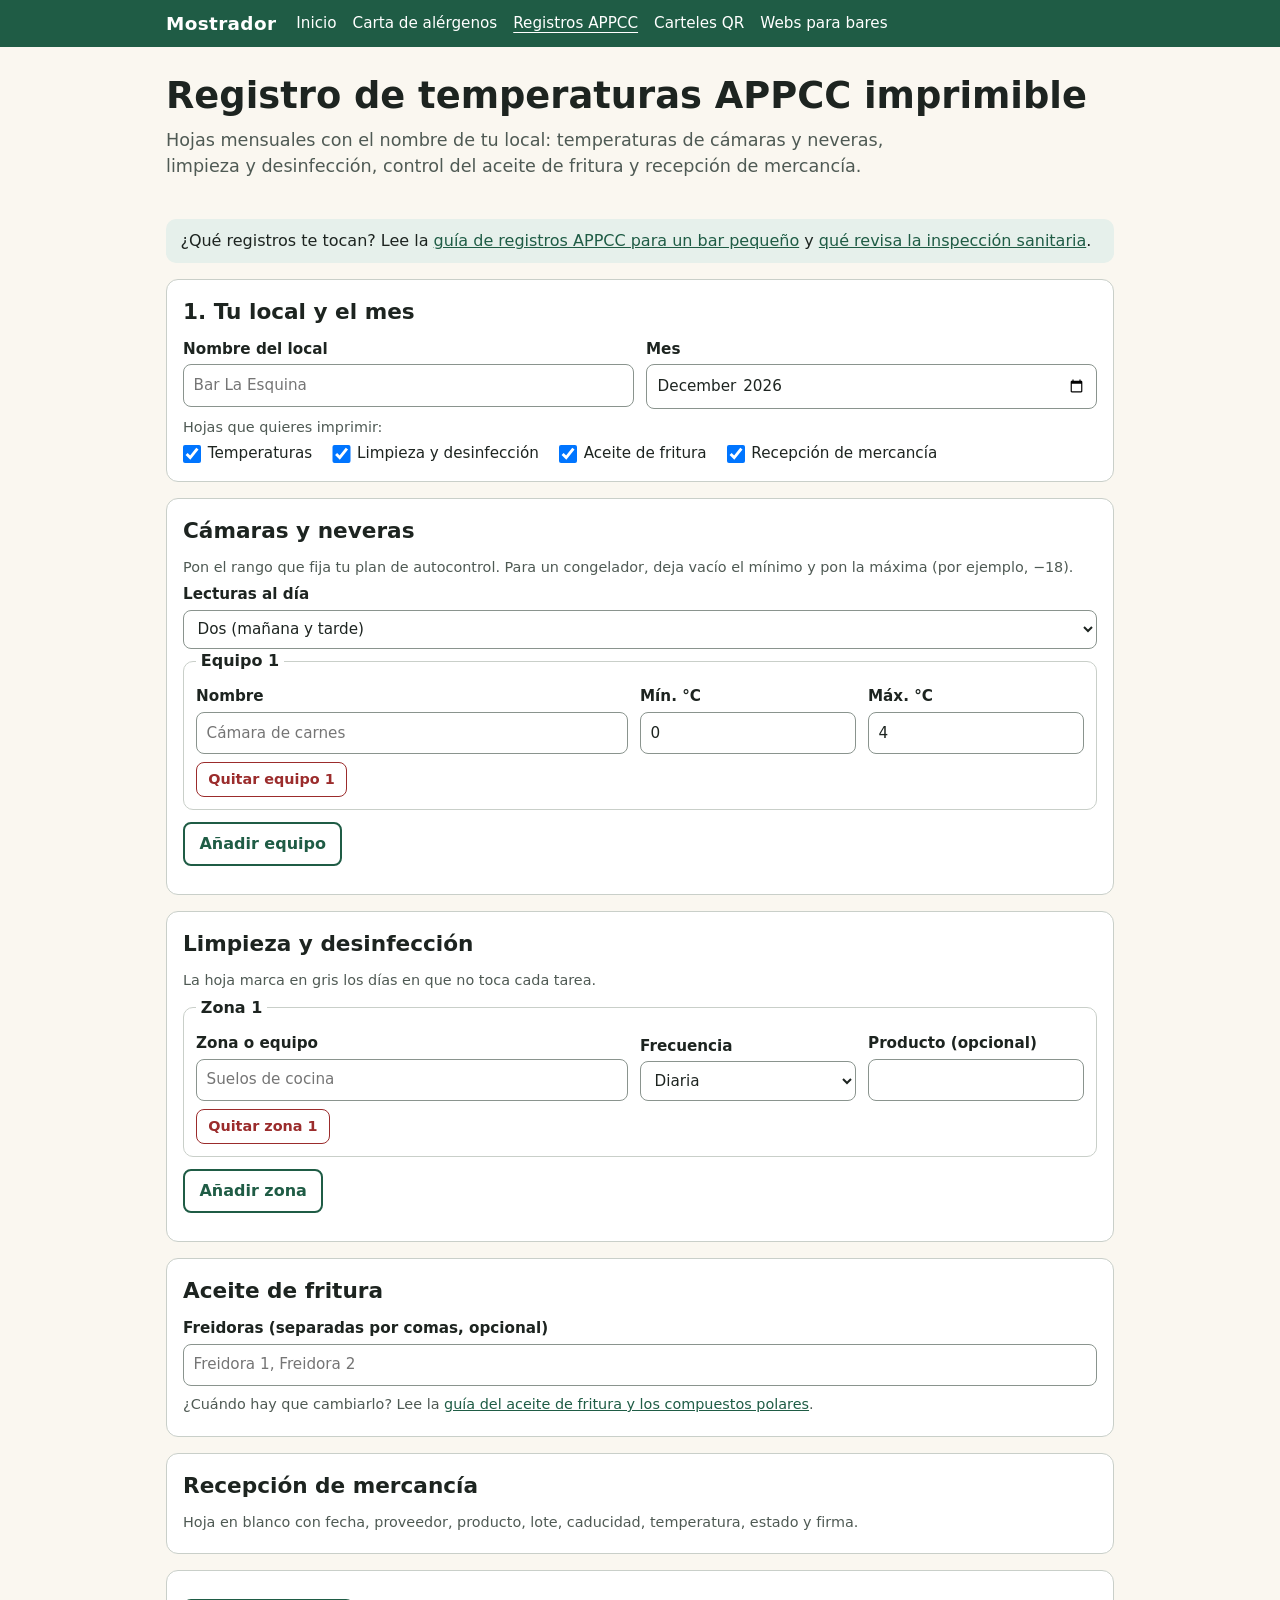
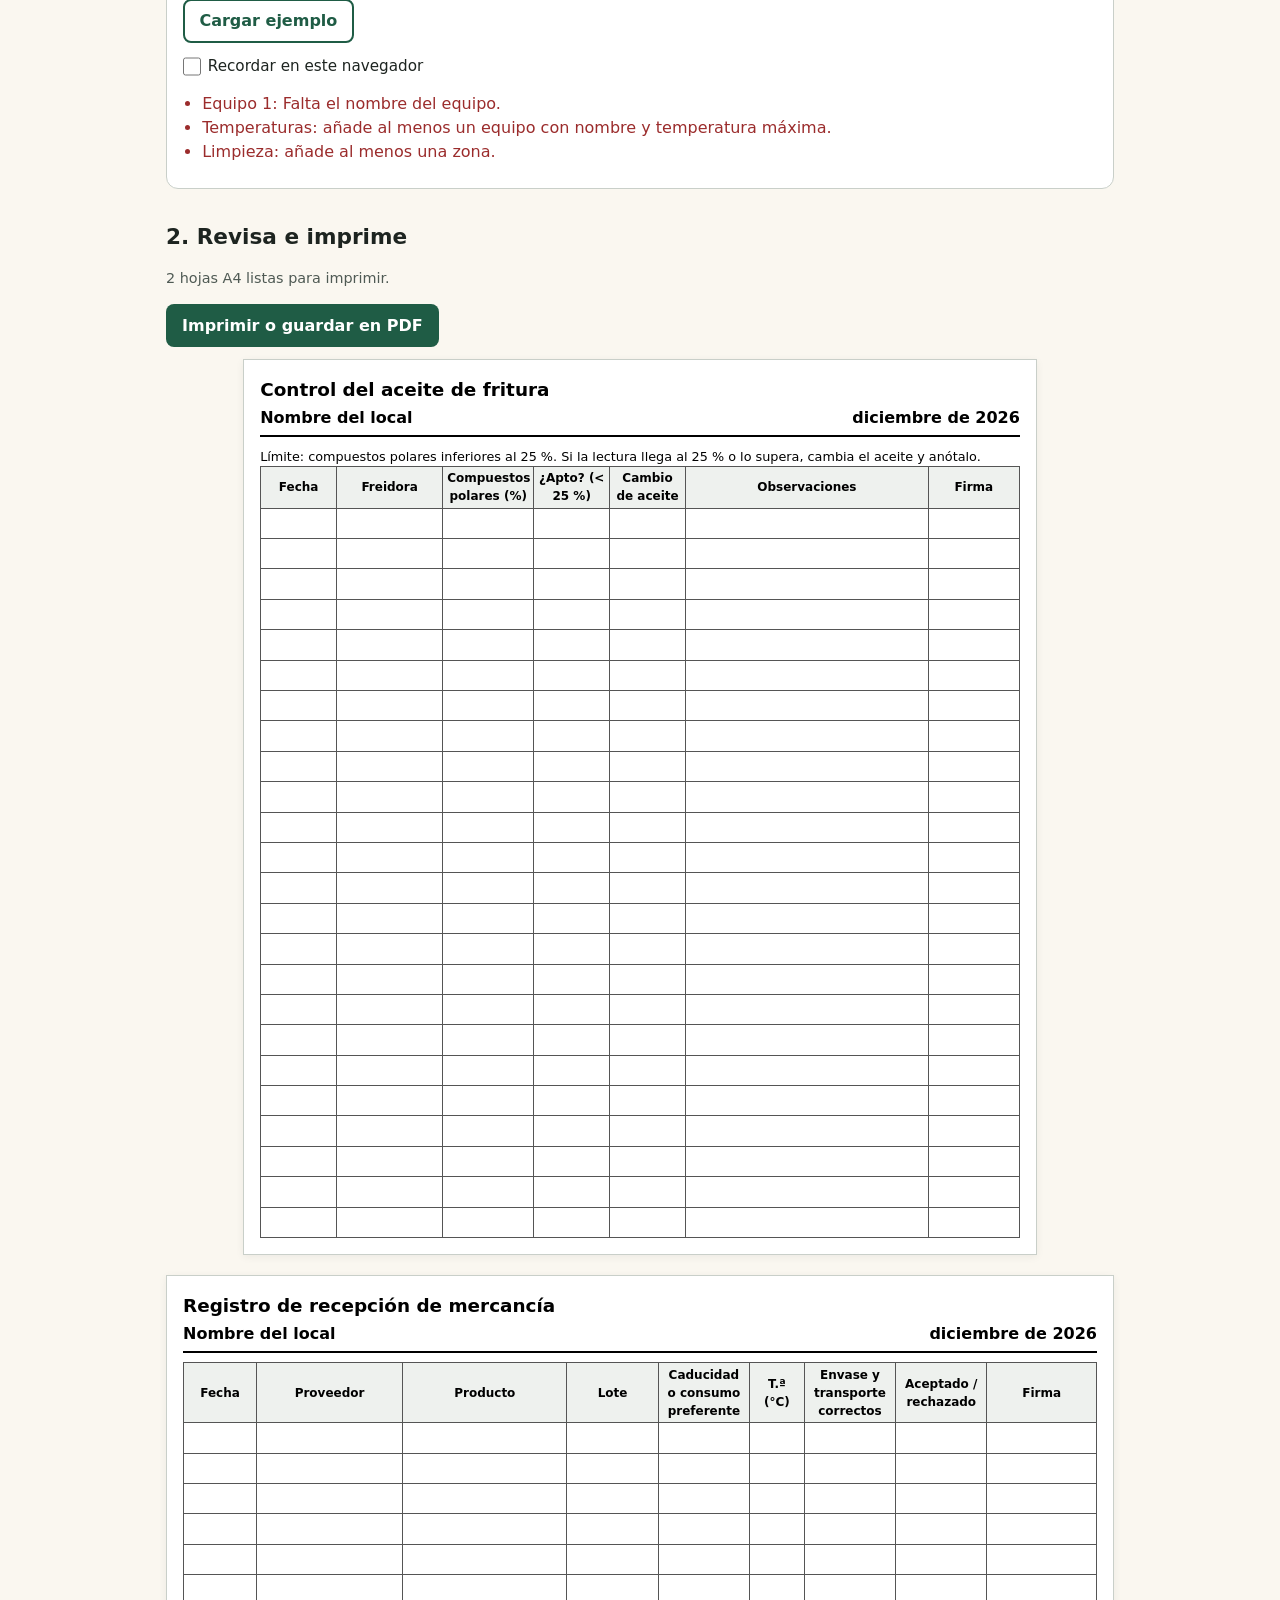
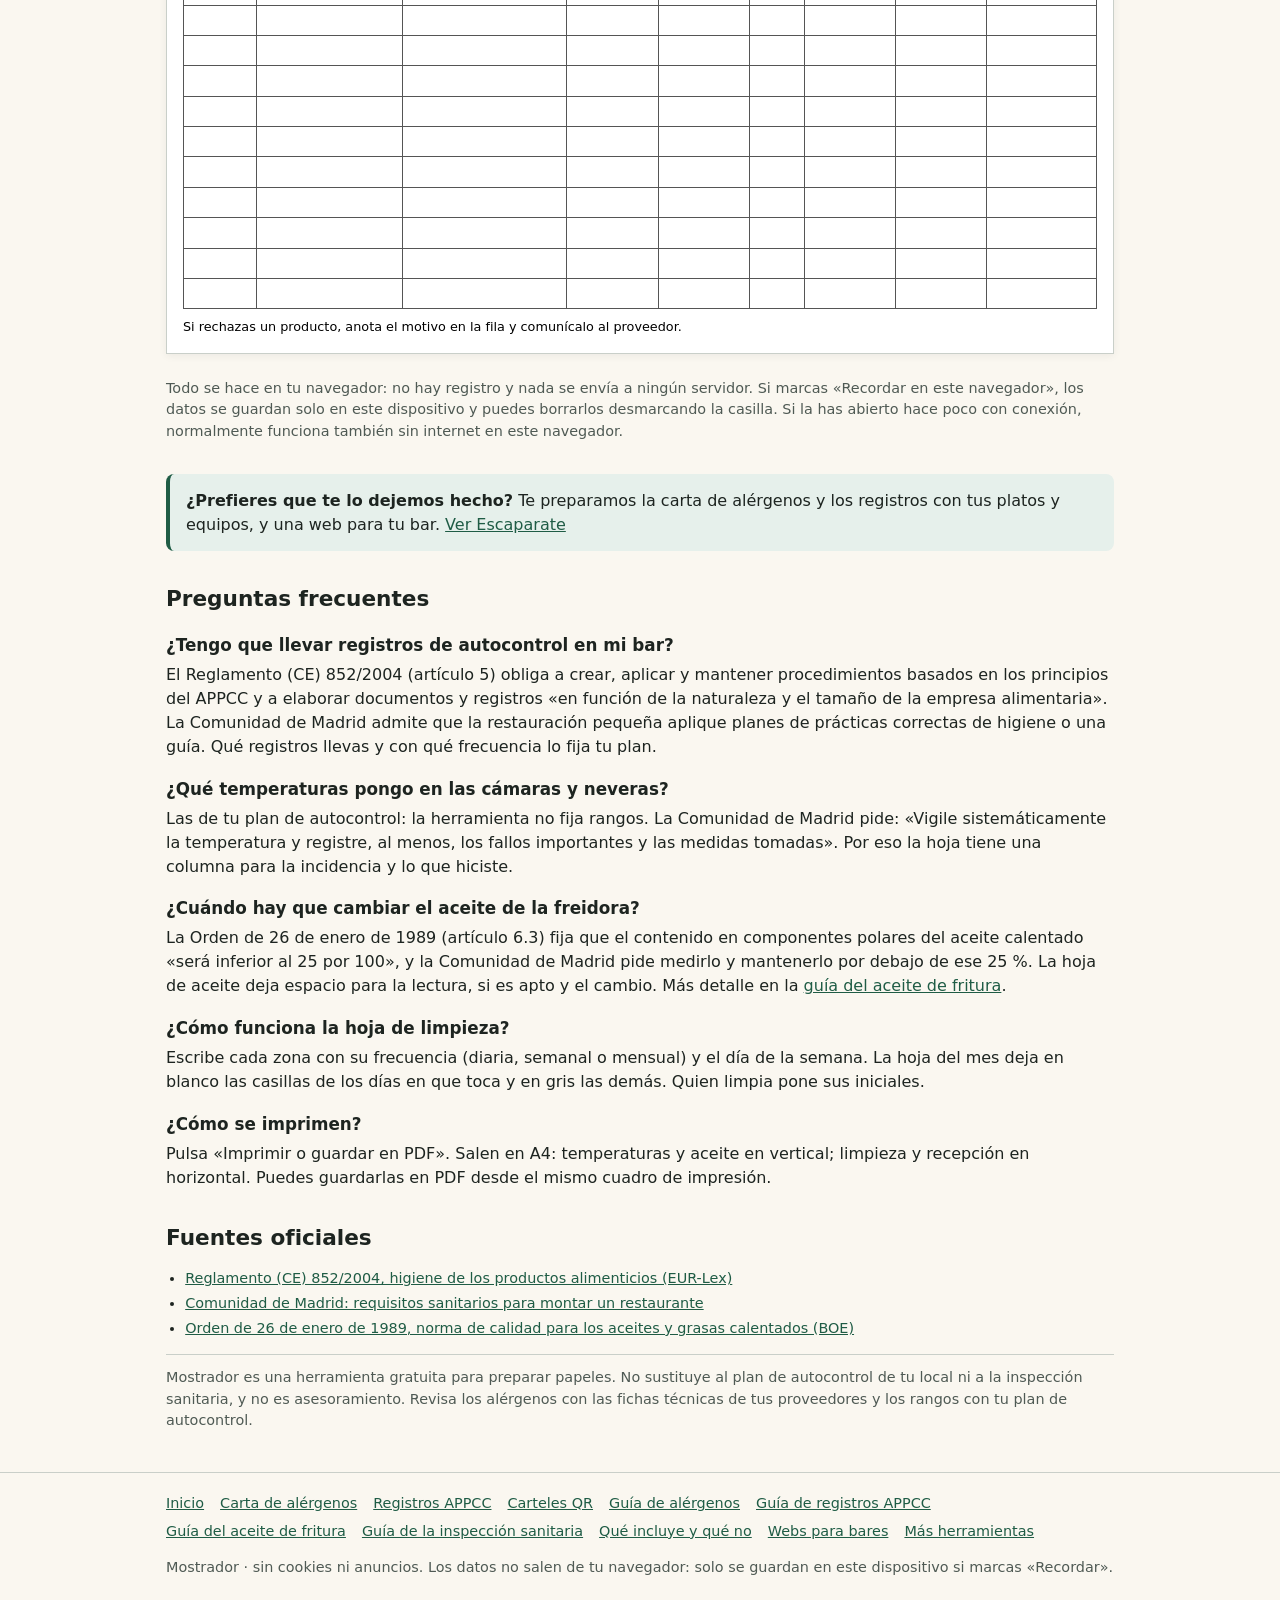
<file: registro-temperaturas-appcc.html>
<!doctype html>
<html lang="es"><head><meta charset="utf-8"><meta http-equiv="Content-Security-Policy" content="default-src 'none'; script-src 'self'; style-src 'self'; img-src 'self' data:; base-uri 'none'; form-action 'none'"><meta name="viewport" content="width=device-width,initial-scale=1"><meta name="robots" content="index,follow">
<title>Registro de temperaturas APPCC imprimible gratis | Mostrador</title>
<meta name="description" content="Hojas mensuales de registro APPCC para imprimir: temperaturas de cámaras y neveras, limpieza y desinfección, aceite de fritura y recepción de mercancía, con el nombre de tu local.">
<link rel="canonical" href="https://paniset.github.io/mostrador/registro-temperaturas-appcc"><meta property="og:type" content="website"><meta property="og:title" content="Registro de temperaturas APPCC imprimible"><meta property="og:description" content="Hojas mensuales de registro APPCC para imprimir: temperaturas de cámaras y neveras, limpieza y desinfección, aceite de fritura y recepción de mercancía, con el nombre de tu local."><meta property="og:url" content="https://paniset.github.io/mostrador/registro-temperaturas-appcc"><meta property="og:locale" content="es_ES"><meta property="og:site_name" content="Mostrador"><link rel="icon" href="./favicon.svg" type="image/svg+xml"><link rel="stylesheet" href="./estilo.css">
<script type="application/ld+json">{"@context":"https://schema.org","@type":"WebApplication","name":"Registros APPCC imprimibles","url":"https://paniset.github.io/mostrador/registro-temperaturas-appcc","applicationCategory":"BusinessApplication","operatingSystem":"Cualquiera (navegador)","inLanguage":"es-ES","isAccessibleForFree":true,"offers":{"@type":"Offer","price":"0","priceCurrency":"EUR"},"description":"Hojas mensuales de registro APPCC para imprimir: temperaturas de cámaras y neveras, limpieza y desinfección, aceite de fritura y recepción de mercancía, con el nombre de tu local."}</script><script type="application/ld+json">{"@context":"https://schema.org","@type":"BreadcrumbList","itemListElement":[{"@type":"ListItem","position":1,"name":"Mostrador","item":"https://paniset.github.io/mostrador/"},{"@type":"ListItem","position":2,"name":"Registro de temperaturas APPCC imprimible","item":"https://paniset.github.io/mostrador/registro-temperaturas-appcc"}]}</script><script type="application/ld+json">{"@context":"https://schema.org","@type":"FAQPage","mainEntity":[{"@type":"Question","name":"¿Tengo que llevar registros de autocontrol en mi bar?","acceptedAnswer":{"@type":"Answer","text":"El Reglamento (CE) 852/2004 (artículo 5) obliga a crear, aplicar y mantener procedimientos basados en los principios del APPCC y a elaborar documentos y registros «en función de la naturaleza y el tamaño de la empresa alimentaria». La Comunidad de Madrid admite que la restauración pequeña aplique planes de prácticas correctas de higiene o una guía. Qué registros llevas y con qué frecuencia lo fija tu plan."}},{"@type":"Question","name":"¿Qué temperaturas pongo en las cámaras y neveras?","acceptedAnswer":{"@type":"Answer","text":"Las de tu plan de autocontrol: la herramienta no fija rangos. La Comunidad de Madrid pide: «Vigile sistemáticamente la temperatura y registre, al menos, los fallos importantes y las medidas tomadas». Por eso la hoja tiene una columna para la incidencia y lo que hiciste."}},{"@type":"Question","name":"¿Cuándo hay que cambiar el aceite de la freidora?","acceptedAnswer":{"@type":"Answer","text":"La Orden de 26 de enero de 1989 (artículo 6.3) fija que el contenido en componentes polares del aceite calentado «será inferior al 25 por 100», y la Comunidad de Madrid pide medirlo y mantenerlo por debajo de ese 25 %. La hoja de aceite deja espacio para la lectura, si es apto y el cambio. Más detalle en la guía del aceite de fritura."}},{"@type":"Question","name":"¿Cómo funciona la hoja de limpieza?","acceptedAnswer":{"@type":"Answer","text":"Escribe cada zona con su frecuencia (diaria, semanal o mensual) y el día de la semana. La hoja del mes deja en blanco las casillas de los días en que toca y en gris las demás. Quien limpia pone sus iniciales."}},{"@type":"Question","name":"¿Cómo se imprimen?","acceptedAnswer":{"@type":"Answer","text":"Pulsa «Imprimir o guardar en PDF». Salen en A4: temperaturas y aceite en vertical; limpieza y recepción en horizontal. Puedes guardarlas en PDF desde el mismo cuadro de impresión."}}]}</script><script type="module" src="app-appcc.mjs"></script></head>
<body>
<a class="salto" href="#contenido">Saltar al contenido</a>
<header class="barra"><div class="env"><a class="marca" href="./">Mostrador</a><nav aria-label="Herramientas"><a href="./">Inicio</a><a href="./carta-alergenos">Carta de alérgenos</a><a href="./registro-temperaturas-appcc" aria-current="page">Registros APPCC</a><a href="./cartel-qr-resenas-google">Carteles QR</a><a href="https://paniset.github.io/escaparate/">Webs para bares</a></nav></div></header>
<main id="contenido" class="env">
<div class="cabecera"><h1>Registro de temperaturas APPCC imprimible</h1><p class="lead">Hojas mensuales con el nombre de tu local: temperaturas de cámaras y neveras, limpieza y desinfección, control del aceite de fritura y recepción de mercancía.</p></div>
<p class="guia-cta no-imprimir">¿Qué registros te tocan? Lee la <a href="./registros-appcc-bar-pequeno">guía de registros APPCC para un bar pequeño</a> y <a href="./inspeccion-sanitaria-bar">qué revisa la inspección sanitaria</a>.</p>
<section class="panel no-imprimir" aria-labelledby="t-datos"><h2 id="t-datos">1. Tu local y el mes</h2>
<div class="fila2"><label for="local">Nombre del local<input type="text" id="local" maxlength="60" autocomplete="organization" placeholder="Bar La Esquina"></label>
<label for="mes">Mes<input type="month" id="mes" min="2000-01" max="2100-12"></label></div>
<p class="mini">Hojas que quieres imprimir:</p>
<div class="opciones"><label class="chk" for="inc-temp"><input type="checkbox" id="inc-temp"> Temperaturas</label>
<label class="chk" for="inc-limp"><input type="checkbox" id="inc-limp"> Limpieza y desinfección</label>
<label class="chk" for="inc-aceite"><input type="checkbox" id="inc-aceite"> Aceite de fritura</label>
<label class="chk" for="inc-recep"><input type="checkbox" id="inc-recep"> Recepción de mercancía</label></div>
</section>
<section class="panel no-imprimir" id="bloque-temp" aria-labelledby="t-temp"><h2 id="t-temp">Cámaras y neveras</h2>
<p class="mini">Pon el rango que fija tu plan de autocontrol. Para un congelador, deja vacío el mínimo y pon la máxima (por ejemplo, −18).</p>
<label for="lecturas">Lecturas al día<select id="lecturas"><option value="2">Dos (mañana y tarde)</option><option value="1">Una</option></select></label>
<div id="equipos"></div>
<div class="acciones"><button type="button" class="sec" id="anadir-equipo">Añadir equipo</button></div>
</section>
<section class="panel no-imprimir" id="bloque-limp" aria-labelledby="t-limp"><h2 id="t-limp">Limpieza y desinfección</h2>
<p class="mini">La hoja marca en gris los días en que no toca cada tarea.</p>
<div id="zonas"></div>
<div class="acciones"><button type="button" class="sec" id="anadir-zona">Añadir zona</button></div>
</section>
<section class="panel no-imprimir" id="bloque-aceite" aria-labelledby="t-aceite"><h2 id="t-aceite">Aceite de fritura</h2>
<label for="freidoras">Freidoras (separadas por comas, opcional)<input type="text" id="freidoras" maxlength="250" placeholder="Freidora 1, Freidora 2" autocomplete="off"></label>
<p class="mini">¿Cuándo hay que cambiarlo? Lee la <a href="./aceite-fritura-compuestos-polares">guía del aceite de fritura y los compuestos polares</a>.</p>
</section>
<section class="panel no-imprimir" id="bloque-recep" aria-labelledby="t-recep"><h2 id="t-recep">Recepción de mercancía</h2>
<p class="mini">Hoja en blanco con fecha, proveedor, producto, lote, caducidad, temperatura, estado y firma.</p>
</section>
<div class="panel no-imprimir"><div class="acciones"><button type="button" class="sec" id="ejemplo">Cargar ejemplo</button></div>
<label class="chk" for="recordar"><input type="checkbox" id="recordar"> Recordar en este navegador</label>
<p class="info" id="aviso-memoria" aria-live="polite"></p>
<ul class="errores" id="errores" aria-live="polite" hidden></ul></div>
<section class="vista" aria-labelledby="t-vista"><h2 id="t-vista">2. Revisa e imprime</h2>
<p class="info no-imprimir" id="num-hojas" aria-live="polite"></p>
<div class="acciones no-imprimir"><button type="button" id="imprimir">Imprimir o guardar en PDF</button></div>
<div id="hojas"></div>
</section>
<p class="privacidad">Todo se hace en tu navegador: no hay registro y nada se envía a ningún servidor. Si marcas «Recordar en este navegador», los datos se guardan solo en este dispositivo y puedes borrarlos desmarcando la casilla. Si la has abierto hace poco con conexión, normalmente funciona también sin internet en este navegador.</p>
<aside class="encargo no-imprimir" aria-label="Servicio"><p><strong>¿Prefieres que te lo dejemos hecho?</strong> Te preparamos la carta de alérgenos y los registros con tus platos y equipos, y una web para tu bar. <a href="https://paniset.github.io/escaparate/">Ver Escaparate</a></p></aside>
<section class="faq" aria-labelledby="faq-t"><h2 id="faq-t">Preguntas frecuentes</h2><h3>¿Tengo que llevar registros de autocontrol en mi bar?</h3><p>El Reglamento (CE) 852/2004 (artículo 5) obliga a crear, aplicar y mantener procedimientos basados en los principios del APPCC y a elaborar documentos y registros «en función de la naturaleza y el tamaño de la empresa alimentaria». La Comunidad de Madrid admite que la restauración pequeña aplique planes de prácticas correctas de higiene o una guía. Qué registros llevas y con qué frecuencia lo fija tu plan.</p><h3>¿Qué temperaturas pongo en las cámaras y neveras?</h3><p>Las de tu plan de autocontrol: la herramienta no fija rangos. La Comunidad de Madrid pide: «Vigile sistemáticamente la temperatura y registre, al menos, los fallos importantes y las medidas tomadas». Por eso la hoja tiene una columna para la incidencia y lo que hiciste.</p><h3>¿Cuándo hay que cambiar el aceite de la freidora?</h3><p>La Orden de 26 de enero de 1989 (artículo 6.3) fija que el contenido en componentes polares del aceite calentado «será inferior al 25 por 100», y la Comunidad de Madrid pide medirlo y mantenerlo por debajo de ese 25 %. La hoja de aceite deja espacio para la lectura, si es apto y el cambio. Más detalle en la <a href="./aceite-fritura-compuestos-polares">guía del aceite de fritura</a>.</p><h3>¿Cómo funciona la hoja de limpieza?</h3><p>Escribe cada zona con su frecuencia (diaria, semanal o mensual) y el día de la semana. La hoja del mes deja en blanco las casillas de los días en que toca y en gris las demás. Quien limpia pone sus iniciales.</p><h3>¿Cómo se imprimen?</h3><p>Pulsa «Imprimir o guardar en PDF». Salen en A4: temperaturas y aceite en vertical; limpieza y recepción en horizontal. Puedes guardarlas en PDF desde el mismo cuadro de impresión.</p></section>
<section aria-labelledby="fuentes-t"><h2 id="fuentes-t">Fuentes oficiales</h2><ul class="fuentes"><li><a href="https://eur-lex.europa.eu/legal-content/ES/TXT/?uri=CELEX:32004R0852" rel="noopener">Reglamento (CE) 852/2004, higiene de los productos alimenticios (EUR-Lex)</a></li><li><a href="https://www.comunidad.madrid/salud/quiero-montar-restaurante-requisitos-sanitarios-debo-cumplir" rel="noopener">Comunidad de Madrid: requisitos sanitarios para montar un restaurante</a></li><li><a href="https://www.boe.es/buscar/act.php?id=BOE-A-1989-2265" rel="noopener">Orden de 26 de enero de 1989, norma de calidad para los aceites y grasas calentados (BOE)</a></li></ul></section>
<p class="aviso-legal">Mostrador es una herramienta gratuita para preparar papeles. No sustituye al plan de autocontrol de tu local ni a la inspección sanitaria, y no es asesoramiento. Revisa los alérgenos con las fichas técnicas de tus proveedores y los rangos con tu plan de autocontrol.</p>
</main>
<footer class="pie"><div class="env"><nav aria-label="Pie"><a href="./">Inicio</a><a href="./carta-alergenos">Carta de alérgenos</a><a href="./registro-temperaturas-appcc" aria-current="page">Registros APPCC</a><a href="./cartel-qr-resenas-google">Carteles QR</a><a href="./alergenos-obligatorios-bar-restaurante">Guía de alérgenos</a><a href="./registros-appcc-bar-pequeno">Guía de registros APPCC</a><a href="./aceite-fritura-compuestos-polares">Guía del aceite de fritura</a><a href="./inspeccion-sanitaria-bar">Guía de la inspección sanitaria</a><a href="./que-incluye">Qué incluye y qué no</a><a href="https://paniset.github.io/escaparate/">Webs para bares</a><a href="https://paniset.github.io/">Más herramientas</a></nav>
<p>Mostrador · sin cookies ni anuncios. Los datos no salen de tu navegador: solo se guardan en este dispositivo si marcas «Recordar».</p></div></footer>
</body></html>
</file>
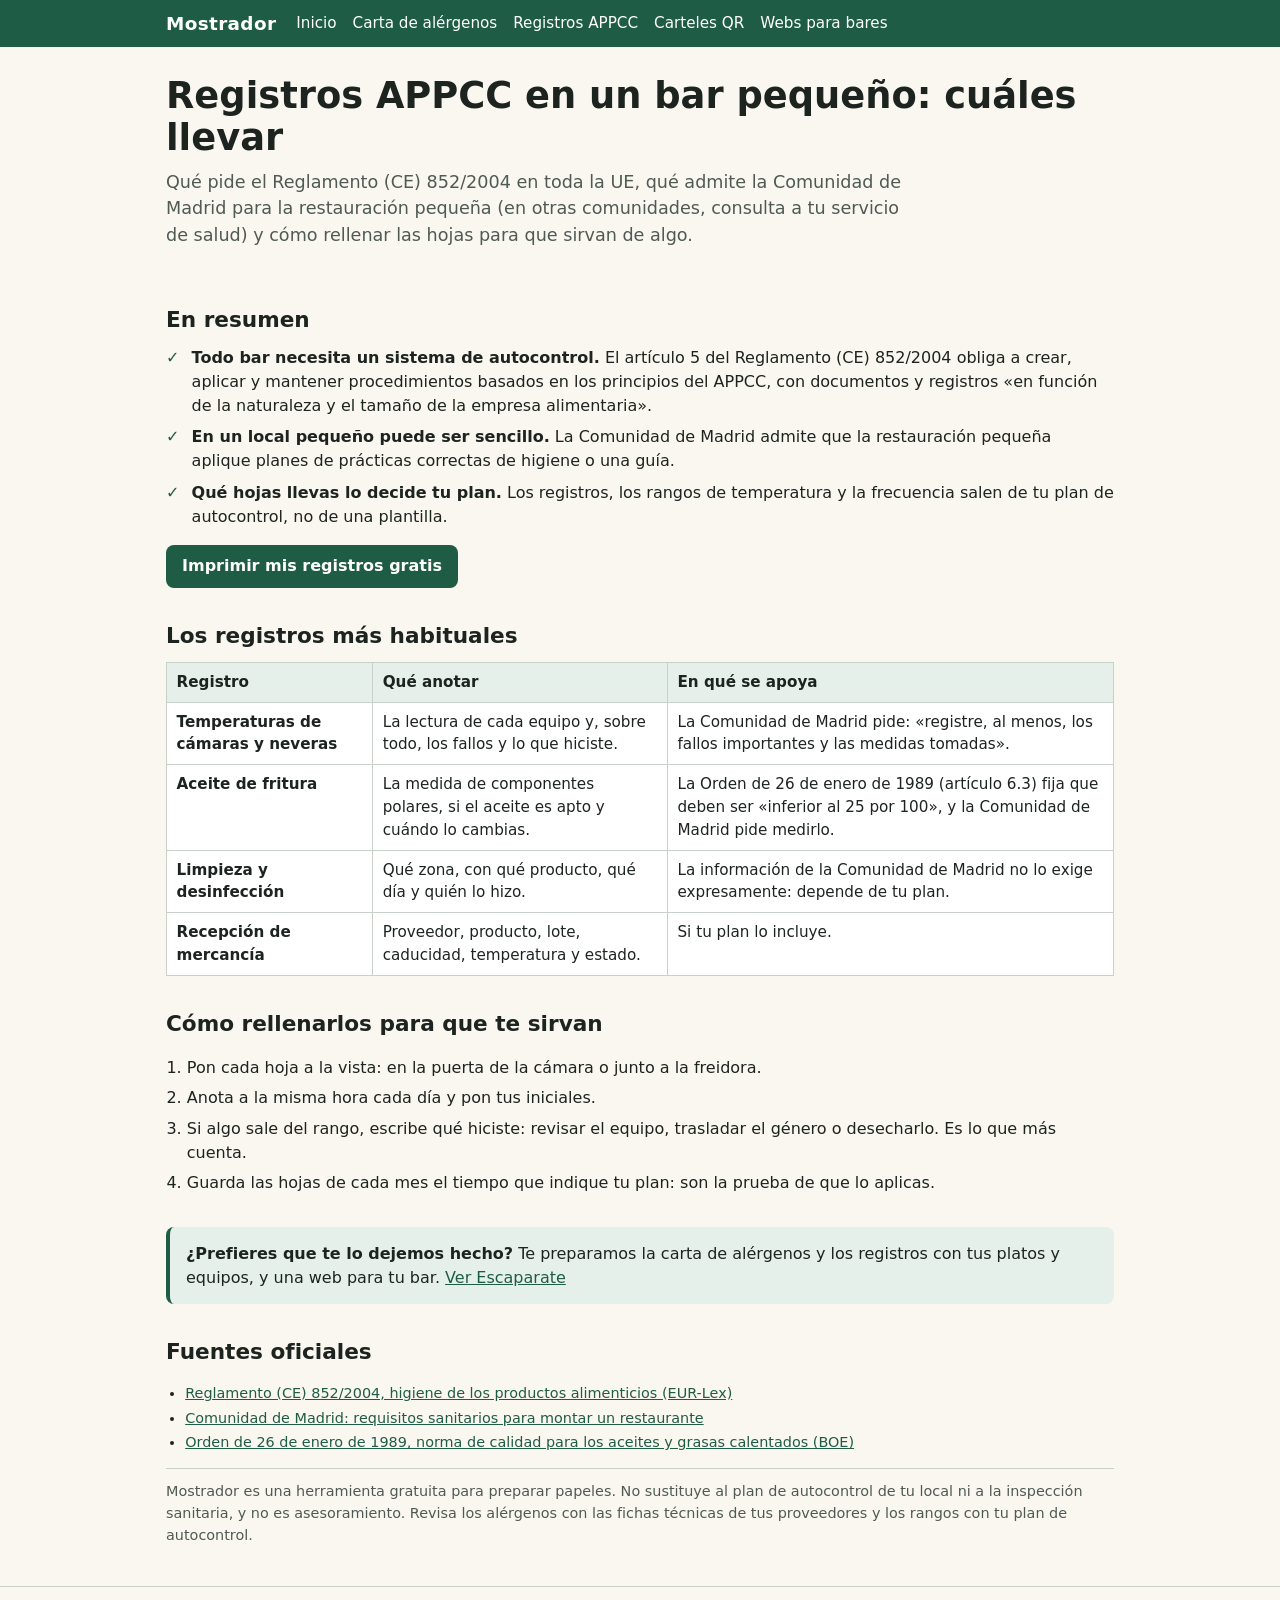
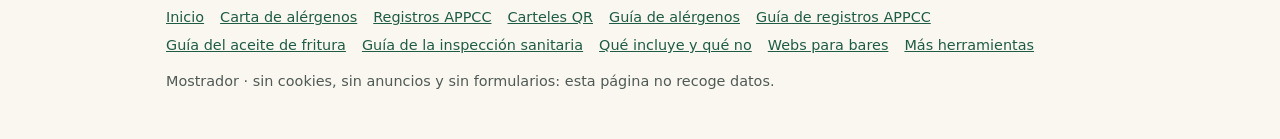
<file: registros-appcc-bar-pequeno.html>
<!doctype html>
<html lang="es"><head><meta charset="utf-8"><meta http-equiv="Content-Security-Policy" content="default-src 'none'; script-src 'self'; style-src 'self'; img-src 'self' data:; base-uri 'none'; form-action 'none'"><meta name="viewport" content="width=device-width,initial-scale=1"><meta name="robots" content="index,follow">
<title>Registros APPCC en un bar pequeño: cuáles llevar y cómo rellenarlos | Mostrador</title>
<meta name="description" content="Qué registros de autocontrol lleva un bar pequeño: temperaturas, aceite de fritura, limpieza y recepción de mercancía, qué anotar en cada uno y en qué norma se apoya.">
<link rel="canonical" href="https://paniset.github.io/mostrador/registros-appcc-bar-pequeno"><meta property="og:type" content="website"><meta property="og:title" content="Registros APPCC en un bar pequeño: cuáles llevar"><meta property="og:description" content="Qué registros de autocontrol lleva un bar pequeño: temperaturas, aceite de fritura, limpieza y recepción de mercancía, qué anotar en cada uno y en qué norma se apoya."><meta property="og:url" content="https://paniset.github.io/mostrador/registros-appcc-bar-pequeno"><meta property="og:locale" content="es_ES"><meta property="og:site_name" content="Mostrador"><link rel="icon" href="./favicon.svg" type="image/svg+xml"><link rel="stylesheet" href="./estilo.css">
<script type="application/ld+json">{"@context":"https://schema.org","@type":"Article","headline":"Registros APPCC en un bar pequeño: cuáles llevar","description":"Qué registros de autocontrol lleva un bar pequeño y qué anotar en cada uno.","inLanguage":"es-ES","datePublished":"2026-11-14","dateModified":"2026-11-14","mainEntityOfPage":"https://paniset.github.io/mostrador/registros-appcc-bar-pequeno","author":{"@type":"Organization","name":"Mostrador","url":"https://paniset.github.io/mostrador/"},"publisher":{"@type":"Organization","name":"Mostrador","url":"https://paniset.github.io/mostrador/"}}</script><script type="application/ld+json">{"@context":"https://schema.org","@type":"BreadcrumbList","itemListElement":[{"@type":"ListItem","position":1,"name":"Mostrador","item":"https://paniset.github.io/mostrador/"},{"@type":"ListItem","position":2,"name":"Registros APPCC en un bar pequeño: cuáles llevar","item":"https://paniset.github.io/mostrador/registros-appcc-bar-pequeno"}]}</script></head>
<body>
<a class="salto" href="#contenido">Saltar al contenido</a>
<header class="barra"><div class="env"><a class="marca" href="./">Mostrador</a><nav aria-label="Herramientas"><a href="./">Inicio</a><a href="./carta-alergenos">Carta de alérgenos</a><a href="./registro-temperaturas-appcc">Registros APPCC</a><a href="./cartel-qr-resenas-google">Carteles QR</a><a href="https://paniset.github.io/escaparate/">Webs para bares</a></nav></div></header>
<main id="contenido" class="env">
<div class="cabecera"><h1>Registros APPCC en un bar pequeño: cuáles llevar</h1><p class="lead">Qué pide el Reglamento (CE) 852/2004 en toda la UE, qué admite la Comunidad de Madrid para la restauración pequeña (en otras comunidades, consulta a tu servicio de salud) y cómo rellenar las hojas para que sirvan de algo.</p></div>
<section aria-labelledby="g-resumen"><h2 id="g-resumen">En resumen</h2>
<ul class="check">
<li><strong>Todo bar necesita un sistema de autocontrol.</strong> El artículo 5 del Reglamento (CE) 852/2004 obliga a crear, aplicar y mantener procedimientos basados en los principios del APPCC, con documentos y registros «en función de la naturaleza y el tamaño de la empresa alimentaria».</li>
<li><strong>En un local pequeño puede ser sencillo.</strong> La Comunidad de Madrid admite que la restauración pequeña aplique planes de prácticas correctas de higiene o una guía.</li>
<li><strong>Qué hojas llevas lo decide tu plan.</strong> Los registros, los rangos de temperatura y la frecuencia salen de tu plan de autocontrol, no de una plantilla.</li>
</ul>
<p class="acciones"><a class="btn" href="./registro-temperaturas-appcc">Imprimir mis registros gratis</a></p></section>
<section aria-labelledby="g-tabla"><h2 id="g-tabla">Los registros más habituales</h2>
<div class="desliza"><table class="tabla-guia">
<thead><tr><th scope="col">Registro</th><th scope="col">Qué anotar</th><th scope="col">En qué se apoya</th></tr></thead>
<tbody>
<tr><th scope="row">Temperaturas de cámaras y neveras</th><td>La lectura de cada equipo y, sobre todo, los fallos y lo que hiciste.</td><td>La Comunidad de Madrid pide: «registre, al menos, los fallos importantes y las medidas tomadas».</td></tr>
<tr><th scope="row">Aceite de fritura</th><td>La medida de componentes polares, si el aceite es apto y cuándo lo cambias.</td><td>La Orden de 26 de enero de 1989 (artículo 6.3) fija que deben ser «inferior al 25 por 100», y la Comunidad de Madrid pide medirlo.</td></tr>
<tr><th scope="row">Limpieza y desinfección</th><td>Qué zona, con qué producto, qué día y quién lo hizo.</td><td>La información de la Comunidad de Madrid no lo exige expresamente: depende de tu plan.</td></tr>
<tr><th scope="row">Recepción de mercancía</th><td>Proveedor, producto, lote, caducidad, temperatura y estado.</td><td>Si tu plan lo incluye.</td></tr>
</tbody></table></div></section>
<section aria-labelledby="g-como"><h2 id="g-como">Cómo rellenarlos para que te sirvan</h2>
<ol class="pasos">
<li>Pon cada hoja a la vista: en la puerta de la cámara o junto a la freidora.</li>
<li>Anota a la misma hora cada día y pon tus iniciales.</li>
<li>Si algo sale del rango, escribe qué hiciste: revisar el equipo, trasladar el género o desecharlo. Es lo que más cuenta.</li>
<li>Guarda las hojas de cada mes el tiempo que indique tu plan: son la prueba de que lo aplicas.</li>
</ol></section>

<aside class="encargo no-imprimir" aria-label="Servicio"><p><strong>¿Prefieres que te lo dejemos hecho?</strong> Te preparamos la carta de alérgenos y los registros con tus platos y equipos, y una web para tu bar. <a href="https://paniset.github.io/escaparate/">Ver Escaparate</a></p></aside>

<section aria-labelledby="fuentes-t"><h2 id="fuentes-t">Fuentes oficiales</h2><ul class="fuentes"><li><a href="https://eur-lex.europa.eu/legal-content/ES/TXT/?uri=CELEX:32004R0852" rel="noopener">Reglamento (CE) 852/2004, higiene de los productos alimenticios (EUR-Lex)</a></li><li><a href="https://www.comunidad.madrid/salud/quiero-montar-restaurante-requisitos-sanitarios-debo-cumplir" rel="noopener">Comunidad de Madrid: requisitos sanitarios para montar un restaurante</a></li><li><a href="https://www.boe.es/buscar/act.php?id=BOE-A-1989-2265" rel="noopener">Orden de 26 de enero de 1989, norma de calidad para los aceites y grasas calentados (BOE)</a></li></ul></section>
<p class="aviso-legal">Mostrador es una herramienta gratuita para preparar papeles. No sustituye al plan de autocontrol de tu local ni a la inspección sanitaria, y no es asesoramiento. Revisa los alérgenos con las fichas técnicas de tus proveedores y los rangos con tu plan de autocontrol.</p>
</main>
<footer class="pie"><div class="env"><nav aria-label="Pie"><a href="./">Inicio</a><a href="./carta-alergenos">Carta de alérgenos</a><a href="./registro-temperaturas-appcc">Registros APPCC</a><a href="./cartel-qr-resenas-google">Carteles QR</a><a href="./alergenos-obligatorios-bar-restaurante">Guía de alérgenos</a><a href="./registros-appcc-bar-pequeno" aria-current="page">Guía de registros APPCC</a><a href="./aceite-fritura-compuestos-polares">Guía del aceite de fritura</a><a href="./inspeccion-sanitaria-bar">Guía de la inspección sanitaria</a><a href="./que-incluye">Qué incluye y qué no</a><a href="https://paniset.github.io/escaparate/">Webs para bares</a><a href="https://paniset.github.io/">Más herramientas</a></nav>
<p>Mostrador · sin cookies, sin anuncios y sin formularios: esta página no recoge datos.</p></div></footer>
</body></html>
</file>
<file: estilo.css>
:root {
  --tinta: #1d2420;
  --suave: #4f5a54;
  --verde: #1f5c45;
  --verde-claro: #e6f0eb;
  --crema: #faf7f0;
  --linea: #c9cfc9;
  --mostaza: #f2c14e;
  --rojo: #9b2c2c;
  font-family: system-ui, -apple-system, "Segoe UI", Roboto, sans-serif;
  color: var(--tinta);
  background: var(--crema);
  line-height: 1.5;
}
*, *::before, *::after { box-sizing: border-box; }
body { margin: 0; }
img, svg { max-width: 100%; }
a { color: var(--verde); }
a:focus-visible, button:focus-visible, input:focus-visible, select:focus-visible, summary:focus-visible, textarea:focus-visible { outline: 3px solid var(--mostaza); outline-offset: 2px; }
.salto { position: absolute; left: -999px; top: 0; background: #fff; padding: .5rem 1rem; z-index: 9; }
.salto:focus { left: .5rem; }
.env { max-width: 980px; margin: 0 auto; padding: 0 1rem; }

.barra { background: var(--verde); color: #fff; }
.barra .env { display: flex; flex-wrap: wrap; align-items: center; gap: .25rem 1.25rem; padding-top: .6rem; padding-bottom: .6rem; }
.marca { color: #fff; font-weight: 800; font-size: 1.15rem; text-decoration: none; letter-spacing: .02em; }
.barra nav { display: flex; flex-wrap: wrap; gap: .25rem 1rem; }
.barra nav a { color: #fff; text-decoration: none; font-size: .95rem; }
.barra nav a[aria-current="page"] { text-decoration: underline; text-underline-offset: 4px; }

.cabecera { padding: 1.75rem 0 .5rem; }
h1 { font-size: clamp(1.6rem, 4.5vw, 2.3rem); line-height: 1.15; margin: 0 0 .6rem; }
h2 { font-size: 1.35rem; margin: 2rem 0 .6rem; }
.lead { font-size: 1.1rem; color: var(--suave); max-width: 46rem; margin: 0 0 1rem; }
.mini { font-size: .9rem; color: var(--suave); margin: .5rem 0 .25rem; }

.tarjetas { display: grid; grid-template-columns: repeat(auto-fit, minmax(240px, 1fr)); gap: 1rem; margin: 1.25rem 0; }
.tarjeta { display: block; background: #fff; border: 1px solid var(--linea); border-radius: 12px; padding: 1.1rem; text-decoration: none; color: var(--tinta); }
.tarjeta:hover { border-color: var(--verde); }
.tarjeta strong { display: block; font-size: 1.1rem; color: var(--verde); margin-bottom: .3rem; }

.panel { background: #fff; border: 1px solid var(--linea); border-radius: 12px; padding: 1rem; margin: 1rem 0; }
.panel > h2:first-child { margin-top: 0; }
label { display: block; font-weight: 600; font-size: .95rem; }
input[type=text], input[type=month], input[type=password], select, textarea {
  display: block; width: 100%; margin-top: .25rem; padding: .55rem .6rem; font: inherit; font-weight: 400;
  border: 1px solid #8a948e; border-radius: 8px; background: #fff; color: var(--tinta); min-width: 0;
}
textarea { min-height: 9rem; resize: vertical; }
.fila2 { display: grid; grid-template-columns: 1fr 1fr; gap: .75rem; }
.campos { display: grid; gap: .75rem; }
fieldset { border: 1px solid var(--linea); border-radius: 10px; padding: .75rem; margin: 0 0 .75rem; min-width: 0; }
legend { font-weight: 700; padding: 0 .3rem; }
.fila-equipo, .fila-zona { display: grid; grid-template-columns: 2fr 1fr 1fr; gap: .5rem .75rem; align-items: end; }
.fila-zona { grid-template-columns: 2fr 1fr 1fr; }
.fila-equipo .ancho, .fila-zona .ancho { grid-column: span 1; }
.fila-equipo .btn-quitar, .fila-zona .btn-quitar { grid-column: 1 / -1; justify-self: start; }
.opciones { display: flex; flex-wrap: wrap; gap: .5rem 1.25rem; }
.chk { display: flex; align-items: center; gap: .4rem; font-weight: 400; cursor: pointer; }
.chk input { width: 1.15rem; height: 1.15rem; margin: 0; flex: none; }
.alergenos-check { display: grid; grid-template-columns: repeat(auto-fill, minmax(165px, 1fr)); gap: .3rem .75rem; }
.abbr { display: inline-block; min-width: 2.6em; text-align: center; font-size: .72rem; font-weight: 800; letter-spacing: .03em; background: var(--verde-claro); color: var(--verde); border-radius: 4px; padding: .05rem .2rem; }
details.trazas { margin: .6rem 0; }
details.trazas summary { cursor: pointer; color: var(--verde); font-weight: 600; }
details.trazas .alergenos-check { margin-top: .4rem; }

button, .btn { font: inherit; font-weight: 700; border: 0; border-radius: 8px; padding: .6rem 1rem; cursor: pointer; background: var(--verde); color: #fff; text-decoration: none; display: inline-block; }
button.sec, .btn.sec { background: #fff; color: var(--verde); border: 2px solid var(--verde); padding: .5rem .9rem; }
button:disabled { opacity: .5; cursor: not-allowed; }
.btn-quitar { background: transparent; color: var(--rojo); border: 1px solid var(--rojo); font-weight: 600; padding: .35rem .7rem; font-size: .9rem; }
.acciones { display: flex; flex-wrap: wrap; gap: .5rem; margin: .75rem 0; }
.errores { color: var(--rojo); margin: .5rem 0; padding-left: 1.2rem; }
.mensaje { color: var(--rojo); min-height: 1.5em; margin: .25rem 0; }
.info { color: var(--suave); font-size: .9rem; overflow-wrap: anywhere; }
.privacidad { font-size: .9rem; color: var(--suave); }

.vista { margin: 1.5rem 0; }
.vista > h2 { margin-bottom: .25rem; }
#hojas { display: grid; gap: 1.25rem; }
#hojas > * { min-width: 0; }
.vacio { color: var(--suave); font-style: italic; }
.desliza { overflow-x: auto; }

/* Hojas A4 (en pantalla, fluidas) */
.hoja { background: #fff; border: 1px solid var(--linea); box-shadow: 0 2px 8px rgba(0,0,0,.06); padding: 1rem; max-width: 210mm; width: 100%; margin: 0 auto; color: #000; }
.hoja.apaisada { max-width: 297mm; }
.hoja-cab { border-bottom: 2px solid #000; margin-bottom: .6rem; padding-bottom: .3rem; }
.hoja-cab h3 { margin: 0; font-size: 1.15rem; }
.hoja-cab p { margin: .15rem 0 0; display: flex; flex-wrap: wrap; justify-content: space-between; gap: .5rem; font-weight: 600; }
.nota-hoja, .pie-hoja, .leyenda { font-size: .8rem; margin: .5rem 0 0; }
.leyenda-lista { font-size: .72rem; columns: 2; column-gap: 1.25rem; margin: .4rem 0 0; padding-left: 1rem; }

table { border-collapse: collapse; width: 100%; }
.reg th, .reg td, .tabla-al th, .tabla-al td { border: 1px solid #555; padding: .15rem .25rem; font-size: .75rem; text-align: center; }
.reg thead th, .tabla-al thead th { background: #eef1ee; }
.reg tbody th { text-align: left; white-space: nowrap; font-weight: 600; }
.reg td { height: 1.45rem; }
.reg tr.domingo th, .reg tr.domingo td { background: #f4f4f4; }
.col-inc { width: 26%; }
.col-firma { width: 10%; }
.reg-limp .col-zona { text-align: left; min-width: 9rem; }
.reg-limp .col-frec { font-size: .65rem; min-width: 4.5rem; }
.reg-limp .col-dia { font-size: .6rem; padding: .1rem 0; min-width: 1.3rem; }
.reg-limp td.no-toca { background: #dcdcdc; }
.reg-limp td.toca { background: #fff; }
.reg-blanco { table-layout: fixed; }
.reg-blanco td { height: 1.9rem; }
.w6 { width: 6%; } .w8 { width: 8%; } .w10 { width: 10%; } .w12 { width: 12%; } .w14 { width: 14%; } .w16 { width: 16%; } .w18 { width: 18%; } .w32 { width: 32%; }

.tabla-al .col-plato { text-align: left; min-width: 9rem; }
.tabla-al thead .col-al { vertical-align: bottom; padding: .2rem .1rem; width: 2.2rem; }
.tabla-al .vertical { display: block; writing-mode: vertical-rl; transform: rotate(180deg); margin: 0 auto .25rem; font-weight: 600; font-size: .72rem; white-space: nowrap; }
.tabla-al thead .abbr { min-width: 0; font-size: .6rem; }
.tabla-al td.si { font-size: 1rem; font-weight: 800; }
.tabla-al td.trz { font-weight: 800; color: #444; }
.tabla-al tr.seccion th { background: #f5f5f5; text-align: left; font-size: .8rem; text-transform: uppercase; letter-spacing: .04em; }
.tabla-al tbody tr:nth-child(even) td { background: #fafafa; }

.cartel-aviso, .cartel-qr { text-align: center; }
.cartel-aviso { padding: 3rem 1.5rem; }
.cartel-titulo { font-size: clamp(1.3rem, 5vw, 2.1rem); font-weight: 800; margin: 0 0 1rem; line-height: 1.2; }
.cartel-texto { font-size: clamp(1.1rem, 4vw, 1.6rem); margin: 0 0 1rem; }
.cartel-sub { font-size: 1rem; margin: .75rem 0; }
.cartel-local { font-weight: 700; font-size: 1.1rem; margin: 1.25rem 0 0; }
.cartel-datos { font-size: 1.1rem; font-family: ui-monospace, Consolas, monospace; overflow-wrap: anywhere; }
.tarjeta-qr { padding: 1rem; }
.qr { display: block; width: min(100%, 320px); height: auto; margin: 0 auto; }
.cartel-qr.mesa { display: grid; grid-template-columns: 1fr 1fr; gap: 0; padding: 0; }
.cartel-qr.mesa .tarjeta-qr { border: 1px dashed #999; padding: .75rem .5rem; }
.cartel-qr.mesa .cartel-titulo { font-size: 1rem; margin-bottom: .5rem; }
.cartel-qr.mesa .qr { width: min(100%, 150px); }
.cartel-qr.mesa .cartel-sub, .cartel-qr.mesa .cartel-datos, .cartel-qr.mesa .cartel-local { font-size: .78rem; margin: .4rem 0 0; }

.texto-carta { margin-top: 1rem; }

.encargo { background: var(--verde-claro); border-left: 4px solid var(--verde); border-radius: 8px; padding: .9rem 1rem; margin: 2rem 0; }
.encargo p { margin: 0; }
.aviso-legal { font-size: .9rem; color: var(--suave); border-top: 1px solid var(--linea); padding-top: .75rem; }
.faq h3 { font-size: 1.05rem; margin: 1.1rem 0 .3rem; }
.faq p { margin: 0 0 .5rem; }
.fuentes { font-size: .9rem; padding-left: 1.2rem; }
.fuentes li { margin: .2rem 0; overflow-wrap: anywhere; }
.pie { border-top: 1px solid var(--linea); margin-top: 2.5rem; padding: 1.25rem 0 2rem; font-size: .9rem; color: var(--suave); }
.pie nav { display: flex; flex-wrap: wrap; gap: .4rem 1rem; margin-bottom: .5rem; }

@media (max-width: 600px) {
  .fila2, .fila-equipo, .fila-zona { grid-template-columns: 1fr 1fr; }
  .fila-equipo .ancho, .fila-zona .ancho { grid-column: 1 / -1; }
  .alergenos-check { grid-template-columns: 1fr 1fr; }
  .hoja { padding: .6rem; }
  .leyenda-lista { columns: 1; }
  .cartel-qr.mesa .qr { width: min(100%, 120px); }
}

/* Impresión: solo las hojas, en A4 */
@page { size: A4; margin: 10mm; }
@page apaisada { size: A4 landscape; margin: 8mm; }
@media print {
  :root { background: #fff; }
  body > *:not(main), .no-imprimir, main > *:not(.vista), .vista > *:not(#hojas) { display: none !important; }
  main.env { max-width: none; padding: 0; }
  .vista { margin: 0; }
  #hojas { display: block; }
  .hoja { border: 0; box-shadow: none; padding: 0; max-width: none; margin: 0; break-after: page; }
  .hoja:last-child { break-after: auto; }
  .hoja.apaisada { page: apaisada; }
  .desliza { overflow: visible; }
  .reg th, .reg td, .tabla-al th, .tabla-al td { border-color: #000; }
  .hoja-temp .reg td { height: 6.4mm; }
  .hoja-temp .reg th, .hoja-temp .reg td { font-size: 8pt; }
  .reg-limp td { height: 9mm; }
  .reg-blanco td { height: 8.5mm; }
  .hoja-recep .reg-blanco td { height: 9mm; }
  .tabla-al tr { break-inside: avoid; }
  .tabla-al thead { display: table-header-group; }
  .cartel-aviso { padding-top: 60mm; }
  .cartel-aviso .cartel-titulo { font-size: 30pt; }
  .cartel-aviso .cartel-texto { font-size: 22pt; }
  .cartel-aviso .cartel-sub { font-size: 14pt; }
  .cartel-qr:not(.mesa) { padding-top: 15mm; }
  .cartel-qr:not(.mesa) .cartel-titulo { font-size: 28pt; }
  .cartel-qr:not(.mesa) .qr { width: 120mm; }
  .cartel-qr:not(.mesa) .cartel-sub, .cartel-qr:not(.mesa) .cartel-datos { font-size: 16pt; }
  .cartel-qr:not(.mesa) .cartel-local { font-size: 18pt; }
  .cartel-qr.mesa .tarjeta-qr { height: 138mm; display: flex; flex-direction: column; justify-content: center; }
  .cartel-qr.mesa .qr { width: 55mm; }
  .cartel-qr.mesa .cartel-titulo { font-size: 14pt; }
  .cartel-qr.mesa .cartel-sub, .cartel-qr.mesa .cartel-datos, .cartel-qr.mesa .cartel-local { font-size: 10pt; }
  .tabla-al td.si { -webkit-print-color-adjust: exact; print-color-adjust: exact; }
  .reg-limp td.no-toca, .reg thead th, .tabla-al thead th, .abbr { -webkit-print-color-adjust: exact; print-color-adjust: exact; }
}

/* Portada pública */
.check { list-style: none; padding: 0; margin: .5rem 0 1rem; }
.check li { position: relative; padding-left: 1.6rem; margin: .45rem 0; }
.check li::before { content: "✓"; position: absolute; left: 0; color: var(--verde); font-weight: 800; }
.pasos { padding-left: 1.3rem; }
.pasos li { margin: .4rem 0; }
@media print { .check li, .pasos li { break-inside: avoid; } }

/* Versión bilingüe (español e inglés) */
.leyenda-lista .en { color: #444; font-style: italic; }
.cartel-en { border-top: 1px solid #000; margin-top: 1.5rem; padding-top: 1rem; }

/* Guías y «Qué incluye» */
.cruz { list-style: none; padding: 0; margin: .5rem 0 1rem; }
.cruz li { position: relative; padding-left: 1.6rem; margin: .45rem 0; }
.cruz li::before { content: "✗"; position: absolute; left: 0; color: var(--rojo); font-weight: 800; }
.dos-col { display: grid; grid-template-columns: repeat(auto-fit, minmax(280px, 1fr)); gap: 0 2rem; }
.tabla-guia { width: 100%; border-collapse: collapse; background: #fff; font-size: .95rem; }
.tabla-guia th, .tabla-guia td { border: 1px solid var(--linea); padding: .5rem .6rem; text-align: left; vertical-align: top; }
.tabla-guia thead th { background: var(--verde-claro); }
.guia-cta { background: var(--verde-claro); border-radius: 10px; padding: .6rem .9rem; }
</file>
